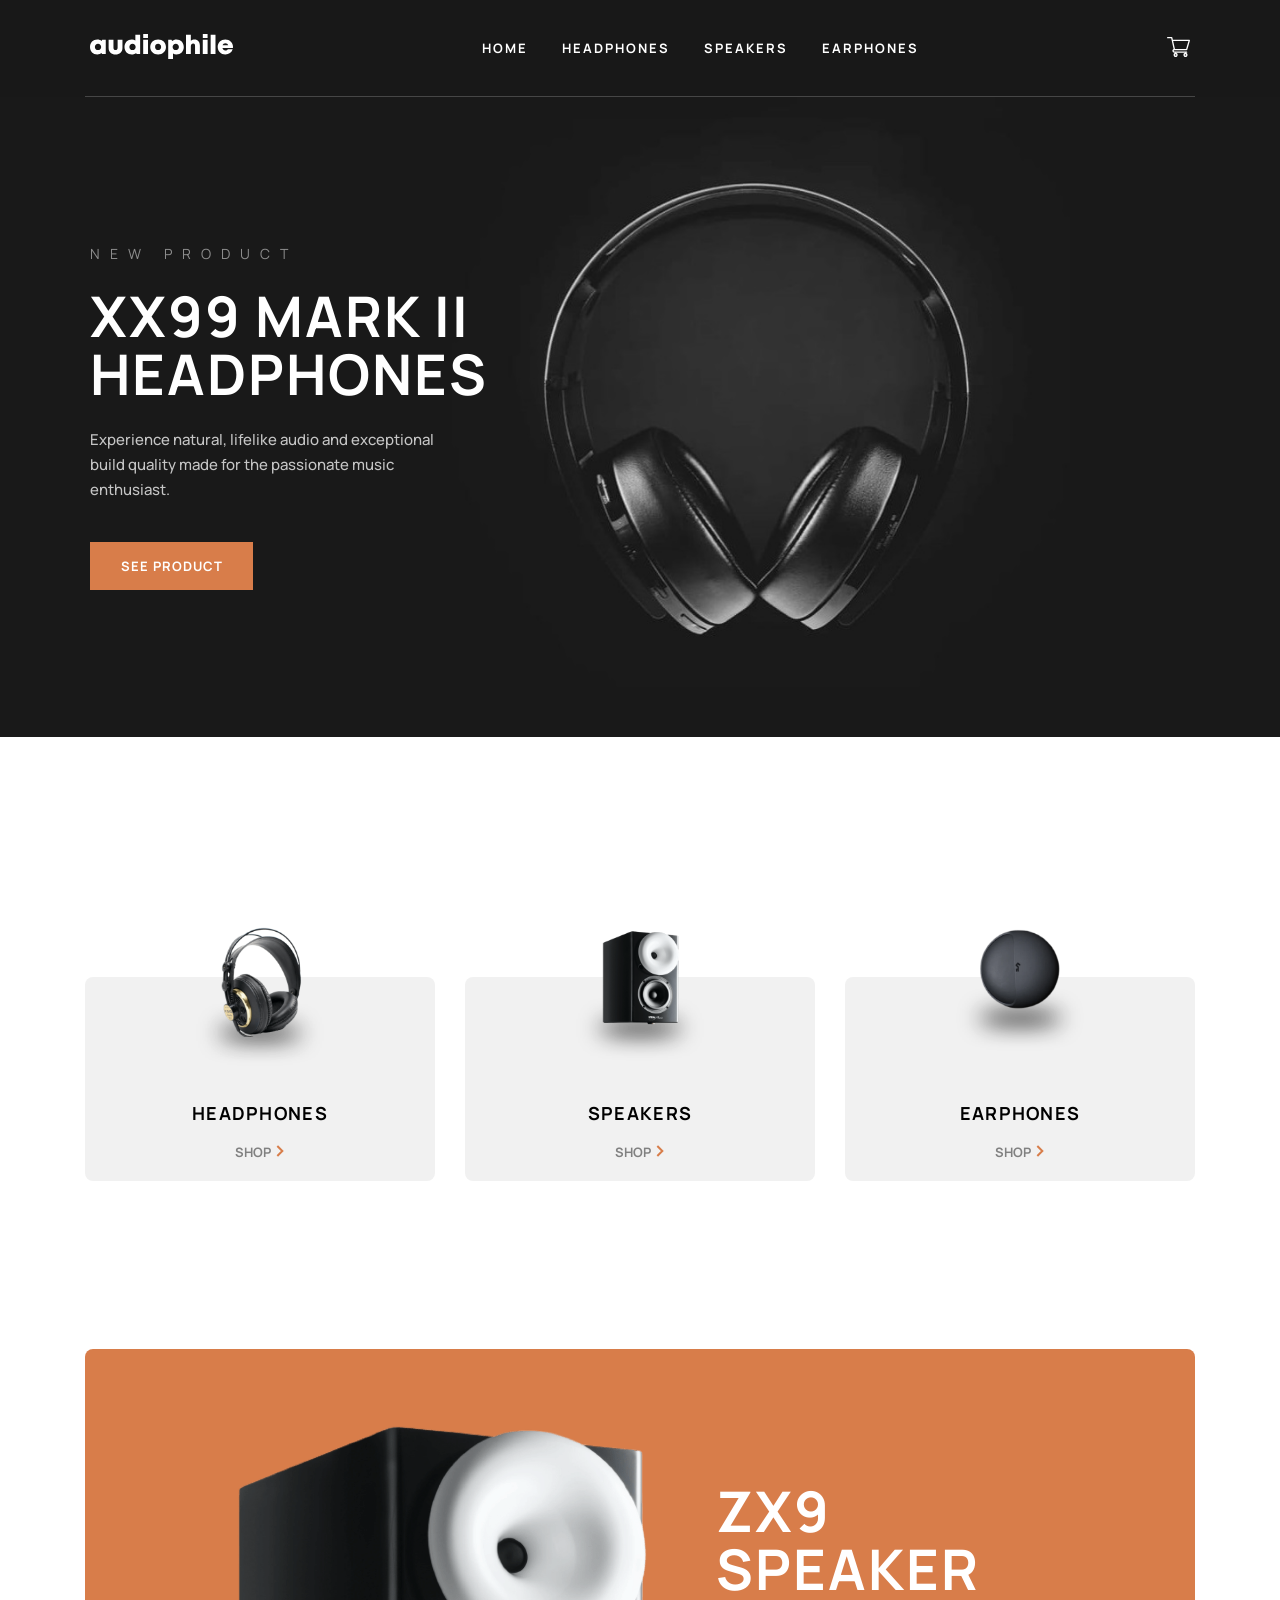
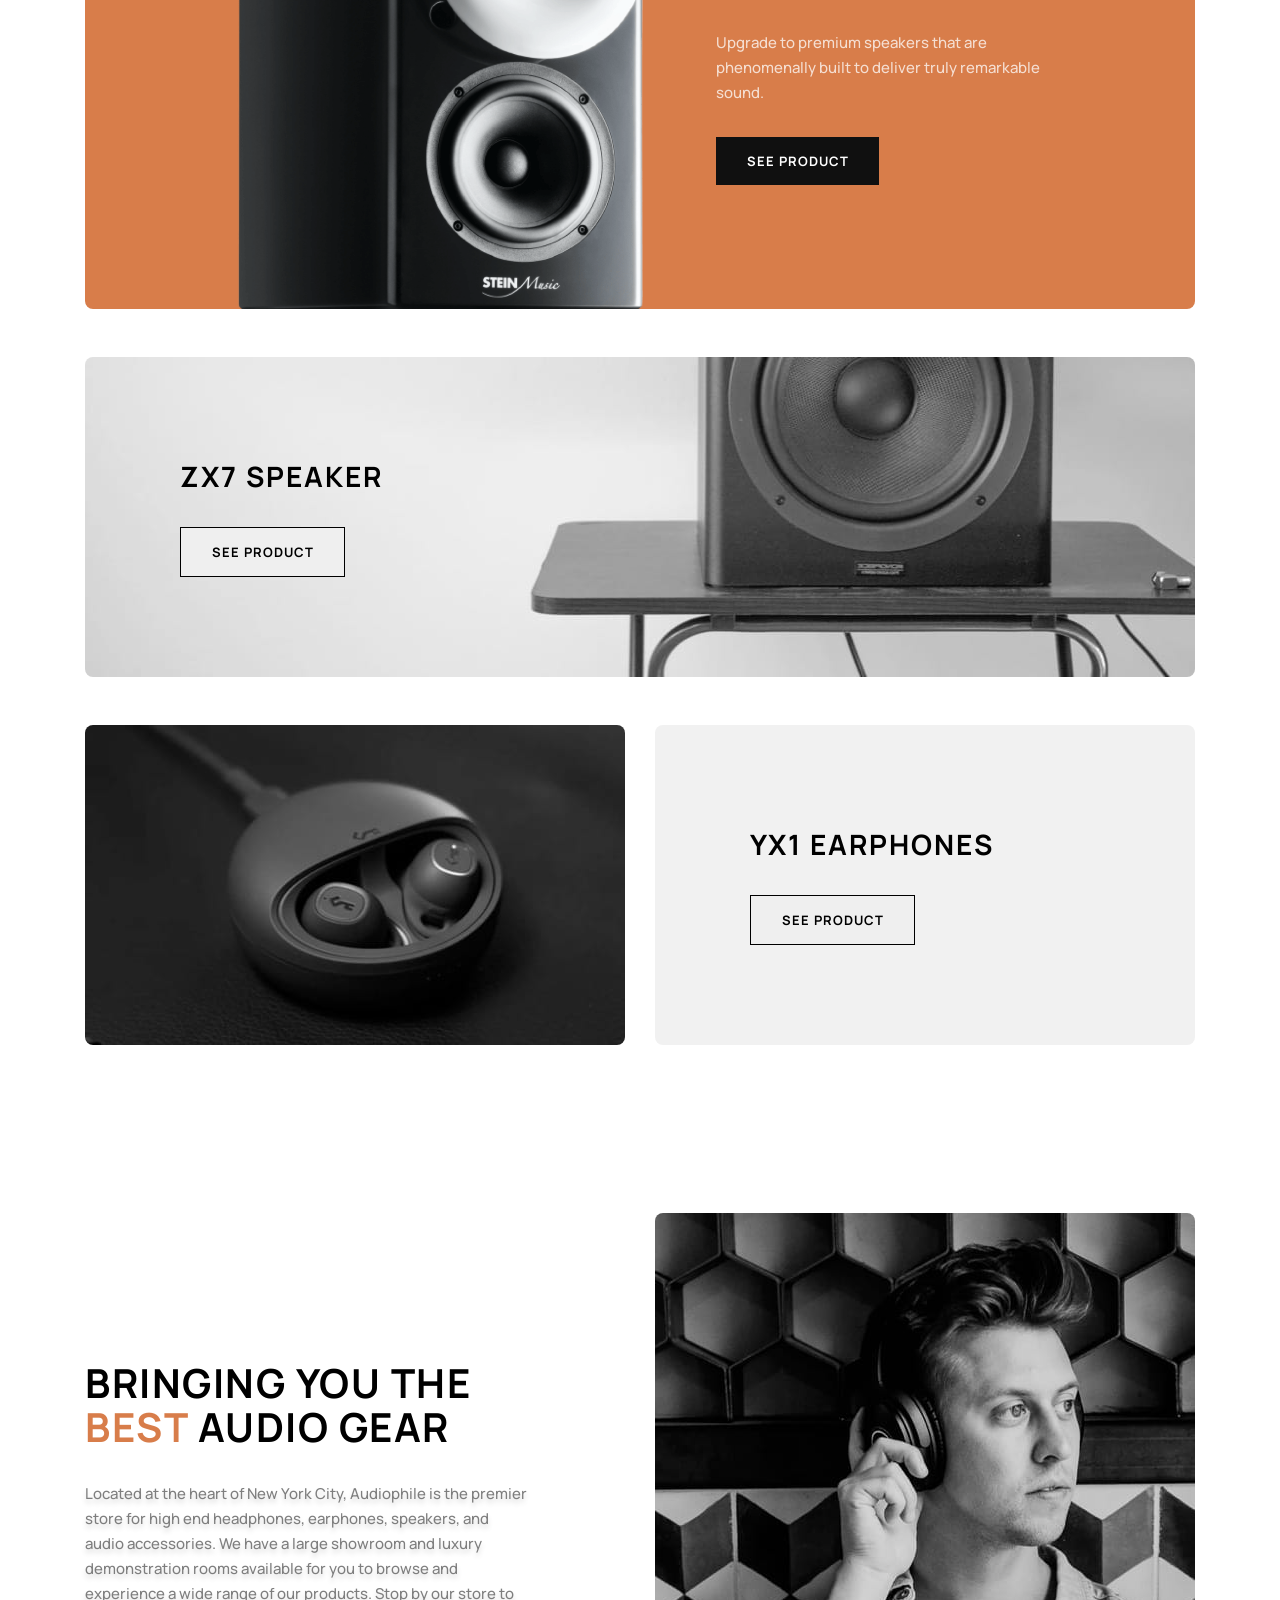
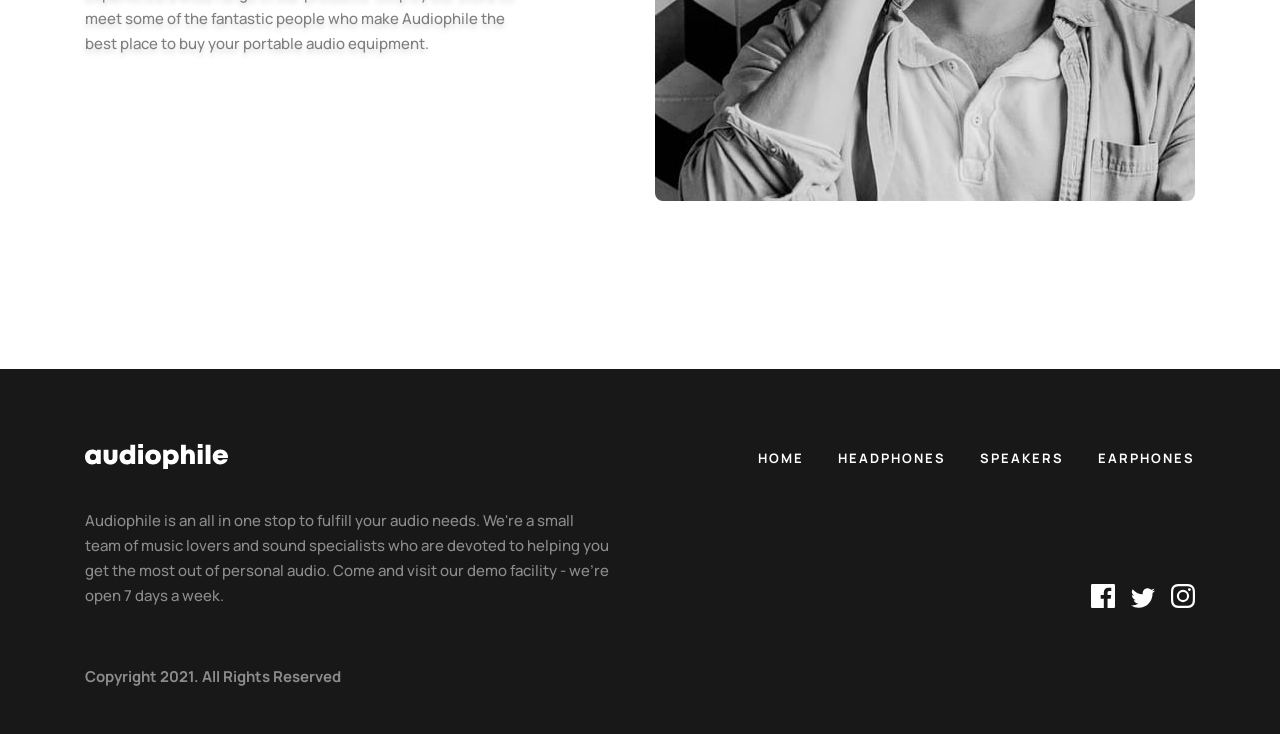
<file: index.html>
<!DOCTYPE html>
<html lang="en">
<head>
    <meta charset="UTF-8">
    <meta http-equiv="X-UA-Compatible" content="IE=edge">
    <meta name="viewport" content="width=device-width, initial-scale=1.0">
    <title>Audiophile</title>
    <link rel="stylesheet" href="/CSS/main.css">
    <script src="/script.js" defer></script>
</head>
<body>
    <div class="container" id="home-container">
        <header>
            <div id="header-container">
                <div id="nav-container">
                    <nav>
                        <div id="burger" class="burger">
                            <div class="line"></div>
                            <div class="line"></div>
                            <div class="line"></div>
                        </div>
                        <div class="audiophile-logo">
                            <img src="/assets/shared/desktop/logo.svg" alt="audiophile-logo">
                        </div>
                        <ul id="nav-ul">
                            <li id="nav-ul-home"><a href="/index.html">Home</a></li>
                            <li><a href="/SECTIONS/headphones.html">Headphones</a></li>
                            <li><a href="/SECTIONS/speakers.html">Speakers</a></li>
                            <li><a href="/SECTIONS/earphones.html">Earphones</a></li>
                        </ul>
                        <div id="cart">
                            <a href="/SECTIONS/checkout.html"><img src="/assets/shared/desktop/icon-cart.svg" alt="cart"></a>
                        </div>
                    </nav>
                    <hr>
                    <!-- <section class="section-of-products" id="section-of-products-navbar">
                        <a href="/SECTIONS/headphones.html">
                            <div class="section-products" id="section-headphones">
                                <img class="img-section" id="headphone-img-section" src="/assets/shared/desktop/image-category-thumbnail-headphones.png" alt="headphones">
                                <div class='products-section-text-wrapper'>
                                    <p class="section-name" id="section-headphones">Headphones</p>
                                    <p class="section-shop" id="shop-headphones">Shop</p>
                                </div>
                            </div>
                        </a>
                        <a href="/SECTIONS/speakers.html">
                            <div class="section-products" id="section-speakers">
                                <img class="img-section" id="speaker-img-section" src="/assets/shared/desktop/image-category-thumbnail-speakers.png" alt="speakers">
                                <div class='products-section-text-wrapper'>
                                    <p class="section-name" id="section-speakers">Speakers</p>
                                    <p class="section-shop" id="shop-speakers">Shop</p>
                                </div>
                            </div>
                        </a>
                        <a href="/SECTIONS/earphones.html">
                            <div class="section-products" id="section-earphones">
                                <img class="img-section" id="earphone-img-section" src="/assets/shared/desktop/image-category-thumbnail-earphones.png" alt="earphones">
                                <div class='products-section-text-wrapper'>
                                    <p class="section-name" id="section-earphones">Earphones</p>
                                    <p class="section-shop" id="shop-earphones">Shop</p>
                                </div>
                            </div>
                        </a>
                    </section> -->
                    <div class="section-of-products-navbar-wrapper">
                        <section class="section-of-products" id="section-of-products-navbar">
                            <a href="/SECTIONS/headphones.html">
                                <div class="section-products" id="section-headphones">
                                    <img class="img-section" id="headphone-img-section" src="/assets/shared/desktop/image-category-thumbnail-headphones.png" alt="headphones">
                                    <div class='products-section-text-wrapper'>
                                        <p class="section-name" id="section-headphones">Headphones</p>
                                        <p class="section-shop" id="shop-headphones">Shop</p>
                                    </div>
                                </div>
                            </a>
                            <a href="/SECTIONS/speakers.html">
                                <div class="section-products" id="section-speakers">
                                    <img class="img-section" id="speaker-img-section" src="/assets/shared/desktop/image-category-thumbnail-speakers.png" alt="speakers">
                                    <div class='products-section-text-wrapper'>
                                        <p class="section-name" id="section-speakers">Speakers</p>
                                        <p class="section-shop" id="shop-speakers">Shop</p>
                                    </div>
                                </div>
                            </a>
                            <a href="/SECTIONS/earphones.html">
                                <div class="section-products" id="section-earphones">
                                    <img class="img-section" id="earphone-img-section" src="/assets/shared/desktop/image-category-thumbnail-earphones.png" alt="earphones">
                                    <div class='products-section-text-wrapper'>
                                        <p class="section-name" id="section-earphones">Earphones</p>
                                        <p class="section-shop" id="shop-earphones">Shop</p>
                                    </div>
                                </div>
                            </a>
                        </section>
                    </div>
                </div>
                <div id="header-background">
                    <div id="header-section-wrapper">
                        <div id="header-section">
                            <div id="header-section-text-wrapper">
                                <p class="overline" id="header-new-product">New product</p>
                                <h1 class="heading-1" id="header-h1">XX99 Mark II Headphones</h1>
                                <p id="header-text">Experience natural, lifelike audio and exceptional build quality made for the passionate music enthusiast.</p>
                            </div>
                            <a href="/SECTIONS/product-xx99-mark-two-headphones.html"><button class="see-product-btn primary-color-btn">See product</button></a>
                        </div>
                    </div>
                </div>
            </div>
        </header>
        <main>
            <div class="home-main-container">
                <section class="section-of-products">
                    <a href="/SECTIONS/headphones.html">
                        <div class="section-products" id="section-headphones">
                            <img class="img-section" id="headphone-img-section" src="/assets/shared/desktop/image-category-thumbnail-headphones.png" alt="headphones">
                            <div class='products-section-text-wrapper'>
                                <p class="section-name" id="section-headphones">Headphones</p>
                                <p class="section-shop" id="shop-headphones">Shop</p>
                            </div>
                        </div>
                    </a>
                    <a href="/SECTIONS/speakers.html">
                        <div class="section-products" id="section-speakers">
                            <img class="img-section" id="speaker-img-section" src="/assets/shared/desktop/image-category-thumbnail-speakers.png" alt="speakers">
                            <div class='products-section-text-wrapper'>
                                <p class="section-name" id="section-speakers">Speakers</p>
                                <p class="section-shop" id="shop-speakers">Shop</p>
                            </div>
                        </div>
                    </a>
                    <a href="/SECTIONS/earphones.html">
                        <div class="section-products" id="section-earphones">
                            <img class="img-section" id="earphone-img-section" src="/assets/shared/desktop/image-category-thumbnail-earphones.png" alt="earphones">
                            <div class='products-section-text-wrapper'>
                                <p class="section-name" id="section-earphones">Earphones</p>
                                <p class="section-shop" id="shop-earphones">Shop</p>
                            </div>
                        </div>
                    </a>
                </section>
                <section>
                    <div id="items-main-container">
                        <div id="main-container1">
                            <div id="main-img-div">
                                <picture>
                                    <source media="(max-width:375px)" srcset="/assets/home/mobile/image-speaker-zx9.png">
                                    <source media="(max-width:768px)" srcset="/assets/home/tablet/image-speaker-zx9.png">
                                    <img id="main-speaker" src="/assets/home/desktop/image-speaker-zx9.png" alt="speaker">
                                </picture>
                            </div>
                            <div id="main-text-div">
                                <h2 class="heading-1">ZX9<br>speaker</h2>
                                <p>Upgrade to premium speakers that are phenomenally built to deliver truly remarkable sound.</p>
                                <a href="/SECTIONS/product-zx9-speaker.html"><button class="see-product-btn secondary-color-btn" id="main1-button">See product</button></a>
                            </div>
                        </div>
                        <div id="main-container2">
                            <div id="main2-text-div">
                                <h4 class="heading-4">ZX7 speaker</h4>
                                <a href="/SECTIONS/product-zx7-speaker.html"><button class="see-product-btn gray-color-btn" id="main2-button">See product</button></a>
                            </div>
                        </div>
                        <div id="main-container3">
                            <div id="main3-div1">
                                <picture>
                                    <source media="(max-width:375px)" srcset="/assets/home/mobile/image-earphones-yx1.jpg">
                                    <source media="(max-width:768px)" srcset="/assets/home/tablet/image-earphones-yx1.jpg">
                                    <img src="/assets/home/desktop/image-earphones-yx1.jpg" alt="earphones-yx1">
                                </picture>
                            </div>
                            <div id="main3-div2">
                                <div id="main3-div2-items-wrapper">
                                    <h4 class="heading-4">YX1 earphones</h4>
                                    <a href="/SECTIONS/product-earphones.html"><button class="see-product-btn gray-color-btn" id="main3-button">See product</button></a>
                                </div>
                            </div>
                        </div>
                    </div>
                </section>
            </div>
        </main>
        <section>
            <div class="product-section-category" id="guy-wrapper">
                <div class="product-section-category-text" id="guy-text">
                    <h2 class="heading-2">Bringing you the <span id="best">best</span> audio gear</h2>
                    <p class="p-text">Located at the heart of New York City, Audiophile is the premier store for high end headphones, earphones, speakers, and audio accessories. We have a large showroom and luxury demonstration rooms available for you to browse and experience a wide range of our products. Stop by our store to meet some of the fantastic people who make Audiophile the best place to buy your portable audio equipment.</p>
                </div>
                <div class="product-section-category-img guy-img">
                    <picture>
                        <source media="(max-width:375px)" srcset="/assets/shared/mobile/image-best-gear.jpg" alt="guy">
                        <source media="(max-width:768px)" srcset="/assets/shared/tablet/image-best-gear.jpg" alt="guy">
                        <img src="/assets/shared/desktop/image-best-gear.jpg" alt="guy">
                    </picture>
                </div>
            </div>
        </section>
        <footer>
            <div id="footer-container">
                <div id="footer-div1">
                    <div class="audiophile-logo">
                        <img src="/assets/shared/desktop/logo.svg" alt="audiophile-logo">
                    </div>
                    <ul>
                        <li id="nav-ul-home"><a href="/index.html">Home</a></li>
                        <li><a href="/SECTIONS/headphones.html">Headphones</a></li>
                        <li><a href="/SECTIONS/speakers.html">Speakers</a></li>
                        <li><a href="/SECTIONS/earphones.html">Earphones</a></li>
                    </ul>
                </div>
                <div id="footer-div2">
                    <div id="footer-text-and-imgs-wrapper-wrapper">
                        <div id="footer-text-and-imgs-wrapper">
                            <p id="footer-text">Audiophile is an all in one stop to fulfill your audio needs. We're a small team of music lovers and sound specialists who are devoted to helping you get the most out of personal audio. Come and visit our demo facility - we’re open 7 days a week.</p>
                            <div id="footer-imgs">
                                <img src="/assets/shared/desktop/icon-facebook.svg" alt="facebook logo">
                                <img src="/assets/shared/desktop/icon-twitter.svg" alt="twitter logo">
                                <img src="/assets/shared/desktop/icon-instagram.svg" alt="instagram logo">
                            </div>
                            <p id="footer-copyright">Copyright 2021. All Rights Reserved</p>
                        </div>
                    </div>
                </div>
            </div>
        </footer> 
    </div>
</body>
</html>
</file>
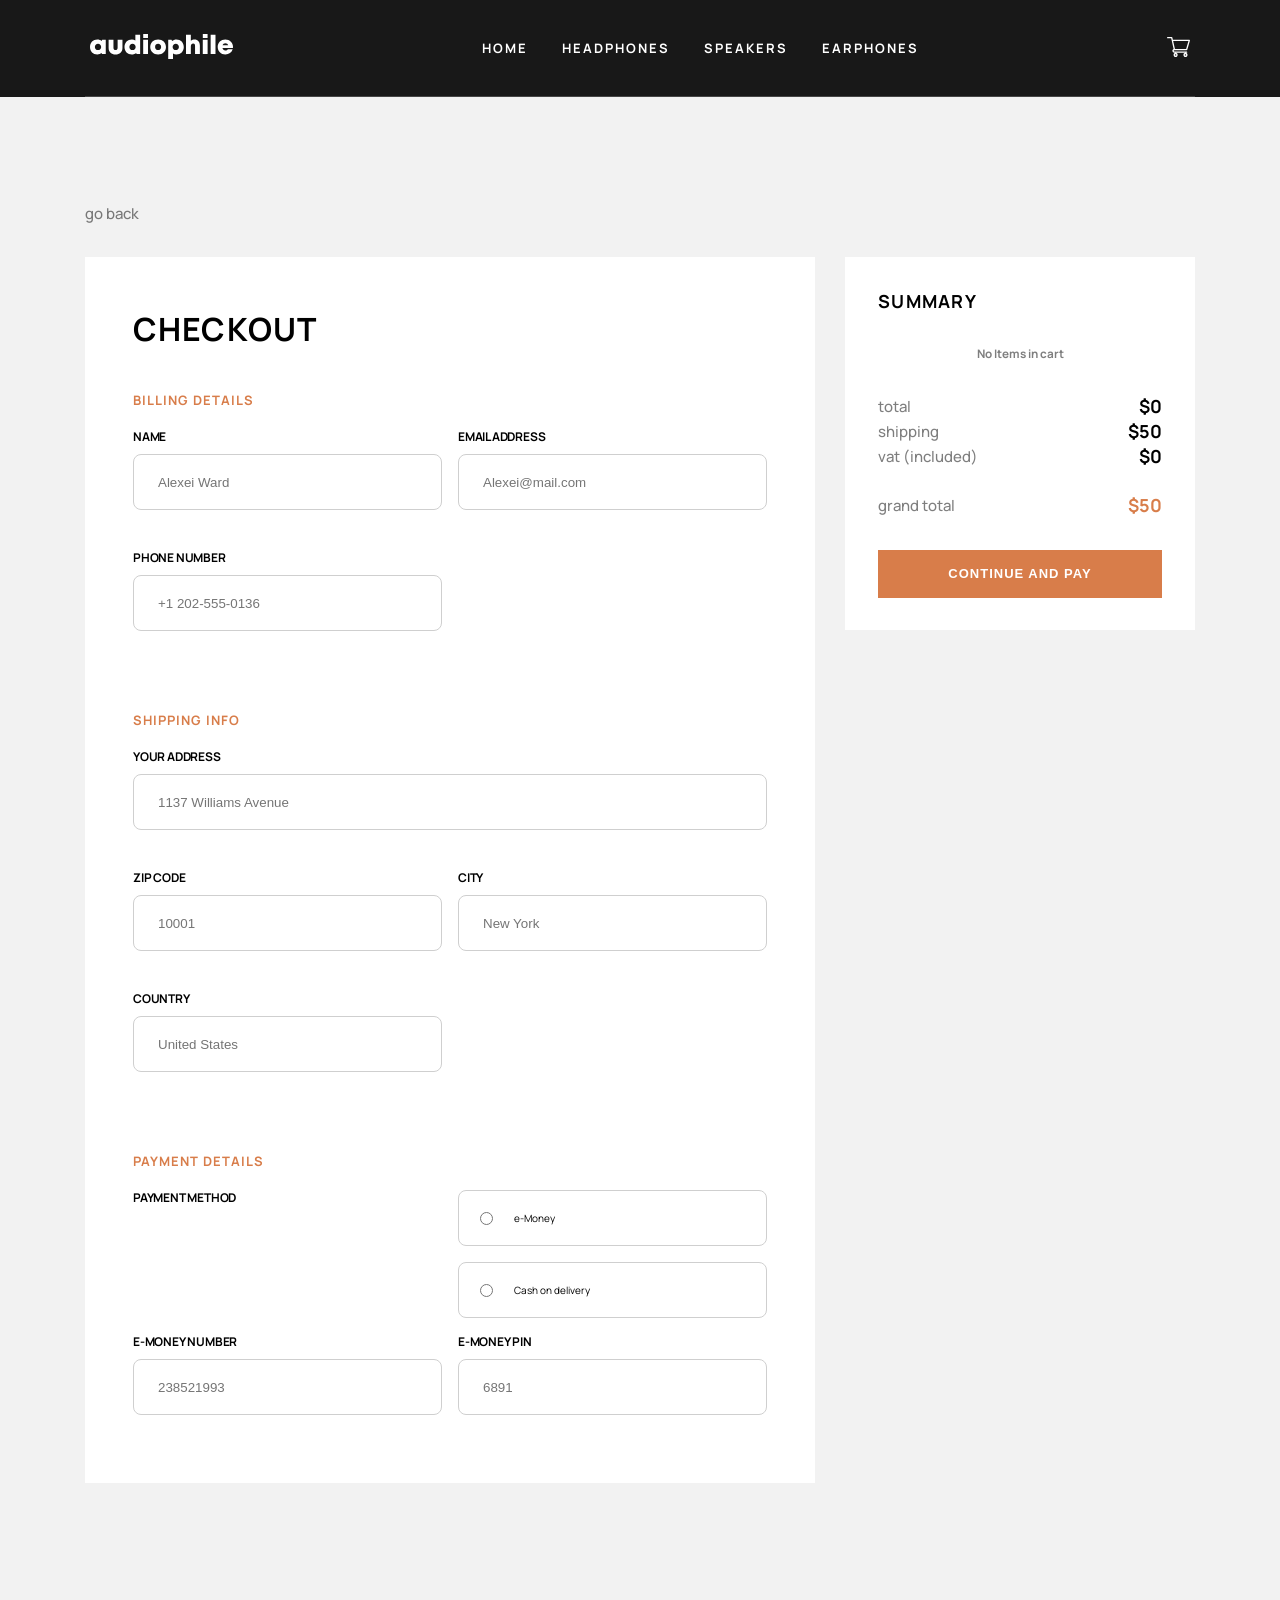
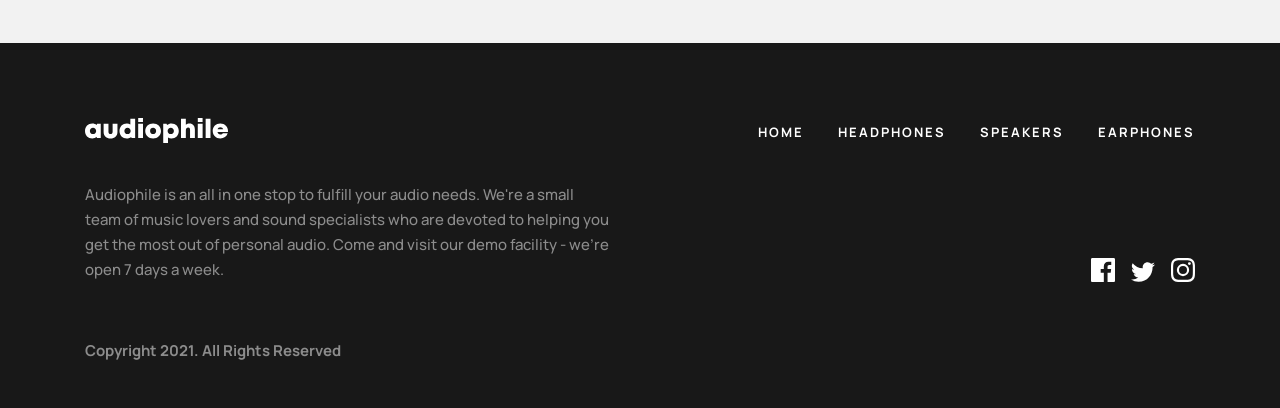
<file: SECTIONS/checkout.html>
<!DOCTYPE html>
<html lang="en">
<head>
    <meta charset="UTF-8">
    <meta http-equiv="X-UA-Compatible" content="IE=edge">
    <meta name="viewport" content="width=device-width, initial-scale=1.0">
    <title>Document</title>
    <link rel="stylesheet" href="/CSS/main.css">
</head>
<body id="checkout-body">
    <div class="container" id="checkout-container">
        <header>
            <div id="header-container">
                <div id="nav-container">
                    <nav>
                        <div class="burger">
                            <div class="line"></div>
                            <div class="line"></div>
                            <div class="line"></div>
                        </div>
                        <div class="audiophile-logo">
                            <img src="/assets/shared/desktop/logo.svg" alt="audiophile-logo">
                        </div>
                        <ul id="nav-ul">
                            <li id="nav-ul-home"><a href="/index.html">Home</a></li>
                            <li><a href="/SECTIONS/headphones.html">Headphones</a></li>
                            <li><a href="/SECTIONS/speakers.html">Speakers</a></li>
                            <li><a href="/SECTIONS/earphones.html">Earphones</a></li>
                        </ul>
                        <div id="cart">
                            <a href="/SECTIONS/checkout.html"><img src="/assets/shared/desktop/icon-cart.svg" alt="cart"></a>
                        </div>
                    </nav>
                    <hr>
                </div>
            </div>
        </header>
        <main class="main-products-categories" id="checkout-main-section">
            <div class="go-back-container">
                <a class="go-back" href="">go back</a>
            </div>
            <form class="checkout-and-summary-form">
                <div class="checkout-section">
                    <h3 class="heading-3">Checkout </h3>
                    <div class="all-inputs-wrapper">
                        <div class="billing-details">
                            <h4 class="sub-title">Billing details</h4>
                            <div class="inputs-wrapper" id="billing-details-inputs-wrapper">
                                <div class="each-input-wrapper">
                                    <label class="input-name" for="name">Name</label><br>
                                    <input class="input-class" id="name" type="text" placeholder="Alexei Ward">
                                </div>
                                <div class="each-input-wrapper">
                                    <label class="input-name" for="email-address">Email address</label><br>
                                    <input class="input-class" id="email-address" type="text" placeholder="Alexei@mail.com">
                                </div>
                                <div class="each-input-wrapper">
                                    <label class="input-name" for="phone-number">Phone number</label><br>
                                    <input class="input-class" id="phone-number" type="text" placeholder="+1 202-555-0136">
                                </div>
                            </div>
                        </div>
                        <div class="shipping-info">
                            <h4 class="sub-title">Shipping info</h4>
                            <div class="inputs-wrapper" id="shipping-info-inputs-wrapper">
                                <div class="each-input-wrapper" id="your-address-wrapper">
                                    <label class="input-name" for="your-address">Your Address</label><br>
                                    <input class="input-class" id="your-address" type="text" placeholder="1137 Williams Avenue">
                                </div>
                                <div class="each-input-wrapper" id="zip-code-wrapper">
                                    <label class="input-name" for="zip-code">ZIP code</label><br>
                                    <input class="input-class" id="zip-code" type="text" placeholder="10001">
                                </div>
                                <div class="each-input-wrapper" id="city-wrapper">
                                    <label class="input-name" for="city">City</label><br>
                                    <input class="input-class" id="city" type="text" placeholder="New York">
                                </div>
                                <div class="each-input-wrapper" id="country-wrapper">
                                    <label class="input-name" for="country">Country</label><br>
                                    <input class="input-class" id="country" type="text" placeholder="United States">
                                </div>
                            </div>
                        </div>
                        <div class="payment-details">
                            <h4 class="sub-title">Payment details</h4>
                            <div class="inputs-wrapper" id="payment-details-inputs-wrapper">
                                <div id="Payment method-wrapper">
                                    <h5 class="input-name">Payment method</h5>
                                </div>
                                <div class="radio-button-wrapper" id="e-money-wrapper">
                                    <input class="input-class" id="e-money" type="radio" name="e-Money" value="e-Money">
                                    <label for="e-money">e-Money</label>
                                </div>
                                <div class="radio-button-wrapper" id="cash-on-delivery-wrapper">
                                    <input class="input-class" id="cash-on-delivery" type="radio" name="Cash on delivery"value="Cash on delivery">
                                    <label for="cash-on-delivery">Cash on delivery</label>
                                </div>
                                <div class="each-input-wrapper" id="e-money-number-wrapper">
                                    <label class="input-name" for="e-money-number">e-Money number</label><br>
                                    <input class="input-class" id="e-money-number" type="text" placeholder="238521993">
                                </div>
                                <div class="each-input-wrapper" id="e-money-pin-wrapper">
                                    <label class="input-name" for="e-money-pin">e-money PIN</label><br>
                                    <input class="input-class" id="e-money-pin" type="text" placeholder="6891">
                                </div>
                            </div>
                        </div>
                    </div>
                </div>
                <div class="summary-section">
                    <h2>summary</h2>
                    <h3>No Items in cart</h3>
                    <div id="total-shipping-vat-grand-wrapper">
                        <div id="total-shipping-vat-wrapper">
                            <div class="properties" id="total">
                                <h4 class="property">total</h4>
                                <h4 class="value" id="total-value">0</h4>
                            </div>
                            <div class="properties" id="shipping">
                                <h4 class="property">shipping</h4>
                                <h4 class="value" id="shipping-value">50</h4>
                            </div>
                            <div class="properties" id="vat">
                                <h4 class="property">vat (included)</h4>
                                <h4 class="value" id="vat-value">0</h4>
                            </div>
                        </div>
                        <div class="properties">
                            <h4 class="property">grand total</h4>
                            <h4 class="value" id="grand-value">50</h4>
                        </div>
                    </div>
                    <button id="continue-and-pay">continue and pay</button>
                </div>
            </form>
        </main>
        <footer>
            <div id="footer-container">
                <div id="footer-div1">
                    <div class="audiophile-logo">
                        <img src="/assets/shared/desktop/logo.svg" alt="audiophile-logo">
                    </div>
                    <ul>
                        <li id="nav-ul-home"><a href="/index.html">Home</a></li>
                        <li><a href="/SECTIONS/headphones.html">Headphones</a></li>
                        <li><a href="/SECTIONS/speakers.html">Speakers</a></li>
                        <li><a href="/SECTIONS/earphones.html">Earphones</a></li>
                    </ul>
                </div>
                <div id="footer-div2">
                    <div id="footer-text-and-imgs-wrapper-wrapper">
                        <div id="footer-text-and-imgs-wrapper">
                            <p id="footer-text">Audiophile is an all in one stop to fulfill your audio needs. We're a small team of music lovers and sound specialists who are devoted to helping you get the most out of personal audio. Come and visit our demo facility - we’re open 7 days a week.</p>
                            <div id="footer-imgs">
                                <img src="/assets/shared/desktop/icon-facebook.svg" alt="facebook logo">
                                <img src="/assets/shared/desktop/icon-twitter.svg" alt="twitter logo">
                                <img src="/assets/shared/desktop/icon-instagram.svg" alt="instagram logo">
                            </div>
                            <p id="footer-copyright">Copyright 2021. All Rights Reserved</p>
                        </div>
                    </div>
                </div>
            </div>
        </footer>
    </div>
</body>
</html>
</file>
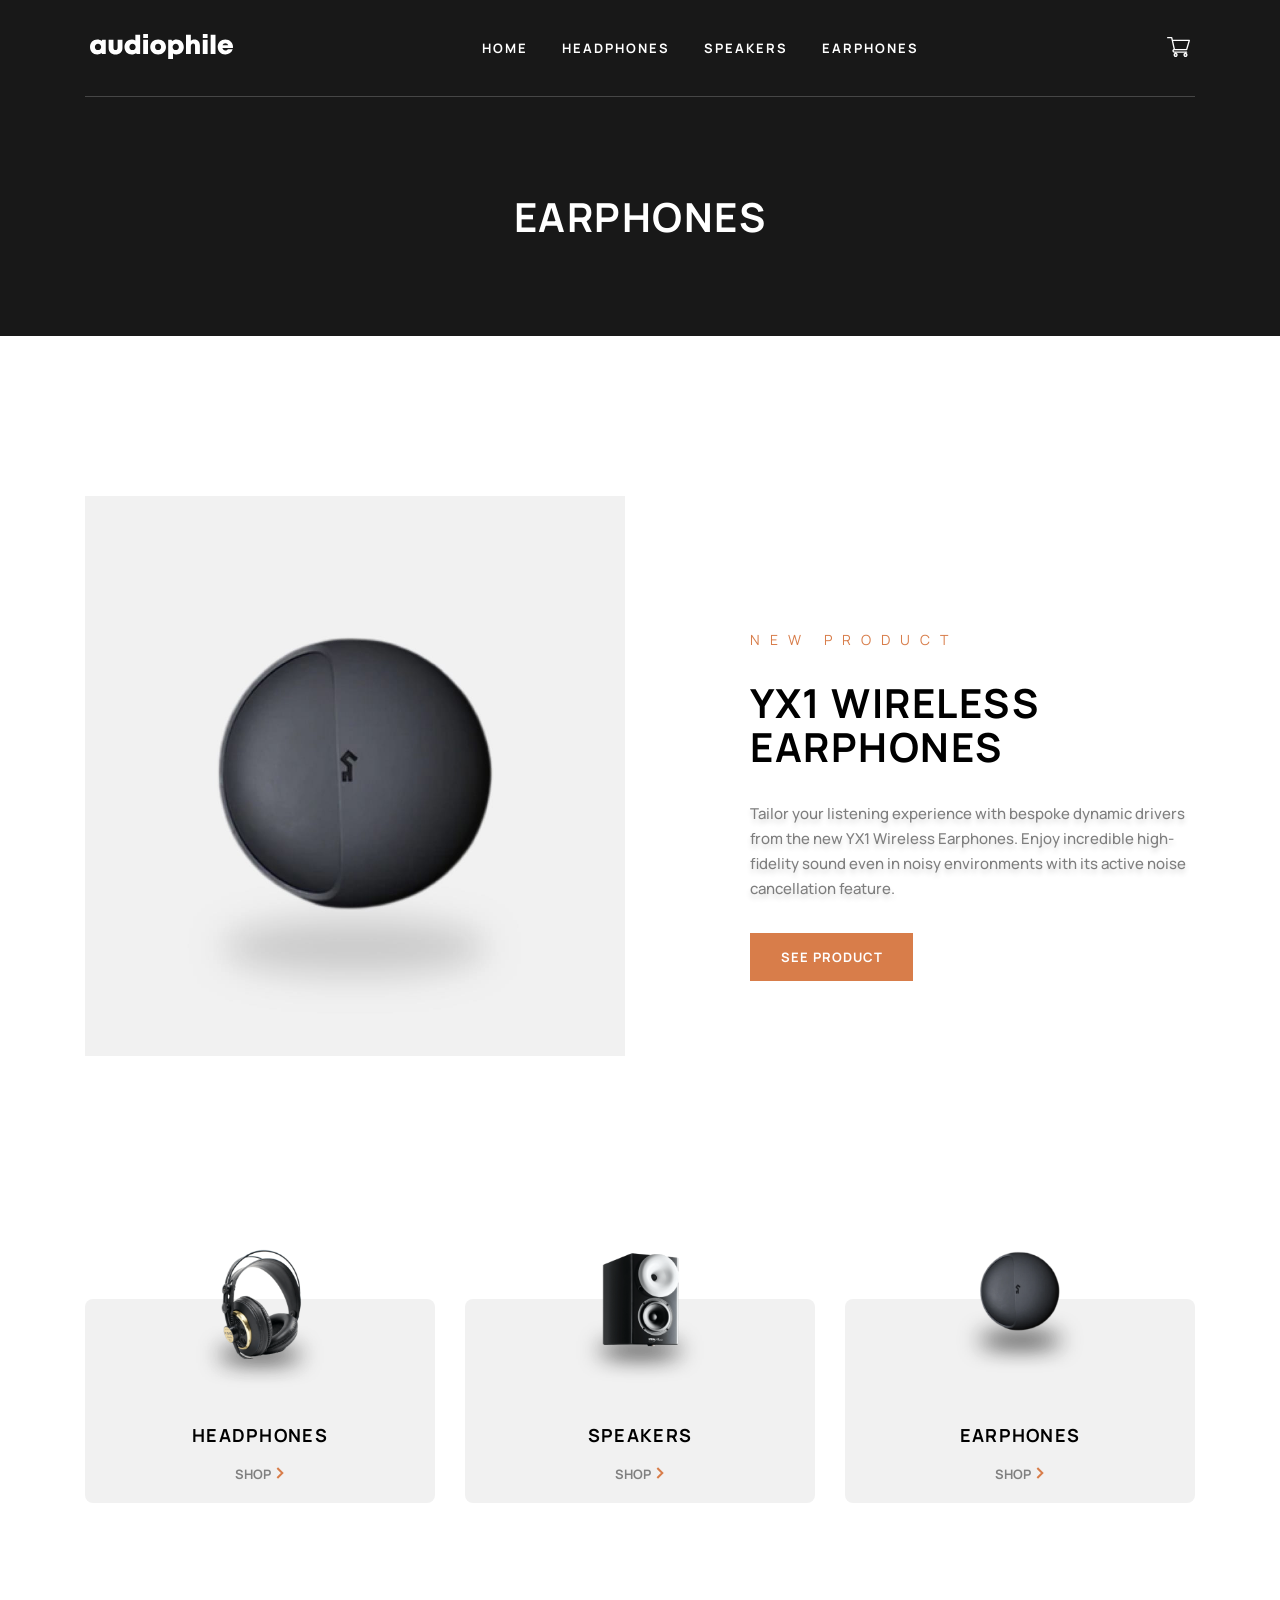
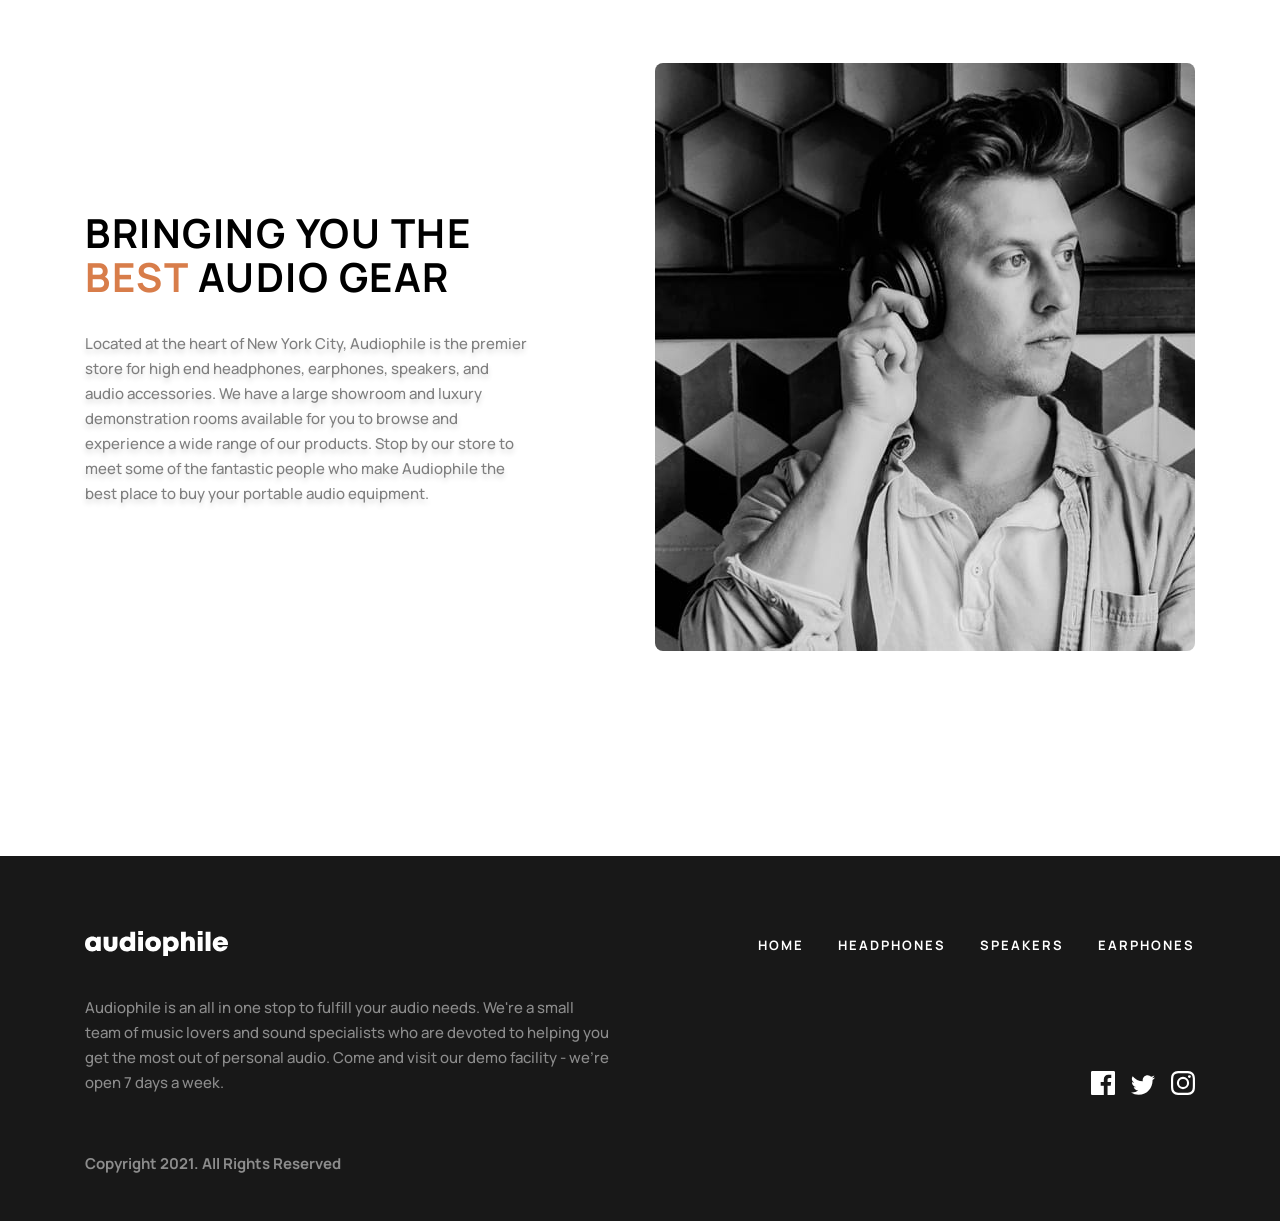
<file: SECTIONS/earphones.html>
<!DOCTYPE html>
<html lang="en">
<head>
    <meta charset="UTF-8">
    <meta http-equiv="X-UA-Compatible" content="IE=edge">
    <meta name="viewport" content="width=device-width, initial-scale=1.0">
    <title>Document</title>
    <link rel="stylesheet" href="/CSS/main.css">
</head>
<body>
    <div class="headphones-speakers-earphones-container" id="headphones-container">
        <header>
            <div id="header-container">
                <div id="nav-container">
                    <nav>
                        <div class="burger">
                            <div class="line"></div>
                            <div class="line"></div>
                            <div class="line"></div>
                        </div>
                        <div class="audiophile-logo">
                            <img src="/assets/shared/desktop/logo.svg" alt="audiophile-logo">
                        </div>
                        <ul id="nav-ul">
                            <li id="nav-ul-home"><a href="/index.html">Home</a></li>
                            <li><a href="/SECTIONS/headphones.html">Headphones</a></li>
                            <li><a href="/SECTIONS/speakers.html">Speakers</a></li>
                            <li><a href="/SECTIONS/earphones.html">Earphones</a></li>
                        </ul>
                        <div id="cart">
                            <a href="/SECTIONS/checkout.html"><img src="/assets/shared/desktop/icon-cart.svg" alt="cart"></a>
                        </div>
                    </nav>
                    <hr>
                </div>
                <div class="header-background">
                    <h2 class="heading-2">earphones</h2>
                </div>
            </div>
        </header>
        <main class="main-products-categories">
            <div class="product-section-category" id="earphones-main1">
                <picture>
                    <source media="(max-width:375px)" srcset="/assets/product-yx1-earphones/mobile/image-category-page-preview.jpg">
                    <source media="(max-width:768px)" srcset="/assets/product-yx1-earphones/tablet/image-category-page-preview.jpg">
                    <img class="speakers-images-category" id="speakers-zx9-main1-img" src="/assets/product-yx1-earphones/desktop/image-category-page-preview.jpg">
                </picture>
                <div class="product-section-category-text" id="speakers-zx9-main1-text">
                    <p class="overline">New product</p>
                    <h2 class="heading-2">YX1 wireless <br> earphones</h2>
                    <p class="p-text">Tailor your listening experience with bespoke dynamic drivers from the new YX1 Wireless Earphones. Enjoy incredible high-fidelity sound even in noisy environments with its active noise cancellation feature.</p>
                    <a href="/SECTIONS/product-earphones.html"><button class="see-product-btn primary-color-btn">See product</button></a>
                </div>
            </div>
        </main>
        <section class="section-of-products">
            <a href="/SECTIONS/headphones.html">
                <div class="section-products" id="section-headphones">
                    <img class="img-section" id="headphone-img-section" src="/assets/shared/desktop/image-category-thumbnail-headphones.png" alt="headphones">
                    <div class='products-section-text-wrapper'>
                        <p class="section-name" id="section-headphones">Headphones</p>
                        <p class="section-shop" id="shop-headphones">Shop</p>
                    </div>
                </div>
            </a>
            <a href="/SECTIONS/speakers.html">
                <div class="section-products" id="section-speakers">
                    <img class="img-section" id="speaker-img-section" src="/assets/shared/desktop/image-category-thumbnail-speakers.png" alt="speakers">
                    <div class='products-section-text-wrapper'>
                        <p class="section-name" id="section-speakers">Speakers</p>
                        <p class="section-shop" id="shop-speakers">Shop</p>
                    </div>
                </div>
            </a>
            <a href="/SECTIONS/earphones.html">
                <div class="section-products" id="section-earphones">
                    <img class="img-section" id="earphone-img-section" src="/assets/shared/desktop/image-category-thumbnail-earphones.png" alt="earphones">
                    <div class='products-section-text-wrapper'>
                        <p class="section-name" id="section-earphones">Earphones</p>
                        <p class="section-shop" id="shop-earphones">Shop</p>
                    </div>
                </div>
            </a>
        </section>
        <section>
            <div class="product-section-category" id="guy-wrapper">
                <div class="product-section-category-text" id="guy-text">
                    <h2 class="heading-2">Bringing you the <span id="best">best</span> audio gear</h2>
                    <p class="p-text">Located at the heart of New York City, Audiophile is the premier store for high end headphones, earphones, speakers, and audio accessories. We have a large showroom and luxury demonstration rooms available for you to browse and experience a wide range of our products. Stop by our store to meet some of the fantastic people who make Audiophile the best place to buy your portable audio equipment.</p>
                </div>
                <div class="product-section-category-img guy-img">
                    <picture>
                        <source media="(max-width:375px)" srcset="/assets/shared/mobile/image-best-gear.jpg" alt="guy">
                        <source media="(max-width:768px)" srcset="/assets/shared/tablet/image-best-gear.jpg" alt="guy">
                        <img src="/assets/shared/desktop/image-best-gear.jpg" alt="guy">
                    </picture>
                </div>
            </div>
        </section>
        <footer>
            <div id="footer-container">
                <div id="footer-div1">
                    <div class="audiophile-logo">
                        <img src="/assets/shared/desktop/logo.svg" alt="audiophile-logo">
                    </div>
                    <ul>
                        <li id="nav-ul-home"><a href="/index.html">Home</a></li>
                        <li><a href="/SECTIONS/headphones.html">Headphones</a></li>
                        <li><a href="/SECTIONS/speakers.html">Speakers</a></li>
                        <li><a href="/SECTIONS/earphones.html">Earphones</a></li>
                    </ul>
                </div>
                <div id="footer-div2">
                    <div id="footer-text-and-imgs-wrapper-wrapper">
                        <div id="footer-text-and-imgs-wrapper">
                            <p id="footer-text">Audiophile is an all in one stop to fulfill your audio needs. We're a small team of music lovers and sound specialists who are devoted to helping you get the most out of personal audio. Come and visit our demo facility - we’re open 7 days a week.</p>
                            <div id="footer-imgs">
                                <img src="/assets/shared/desktop/icon-facebook.svg" alt="facebook logo">
                                <img src="/assets/shared/desktop/icon-twitter.svg" alt="twitter logo">
                                <img src="/assets/shared/desktop/icon-instagram.svg" alt="instagram logo">
                            </div>
                            <p id="footer-copyright">Copyright 2021. All Rights Reserved</p>
                        </div>
                    </div>
                </div>
            </div>
        </footer> 
    </div>
</body>
</html>
</file>
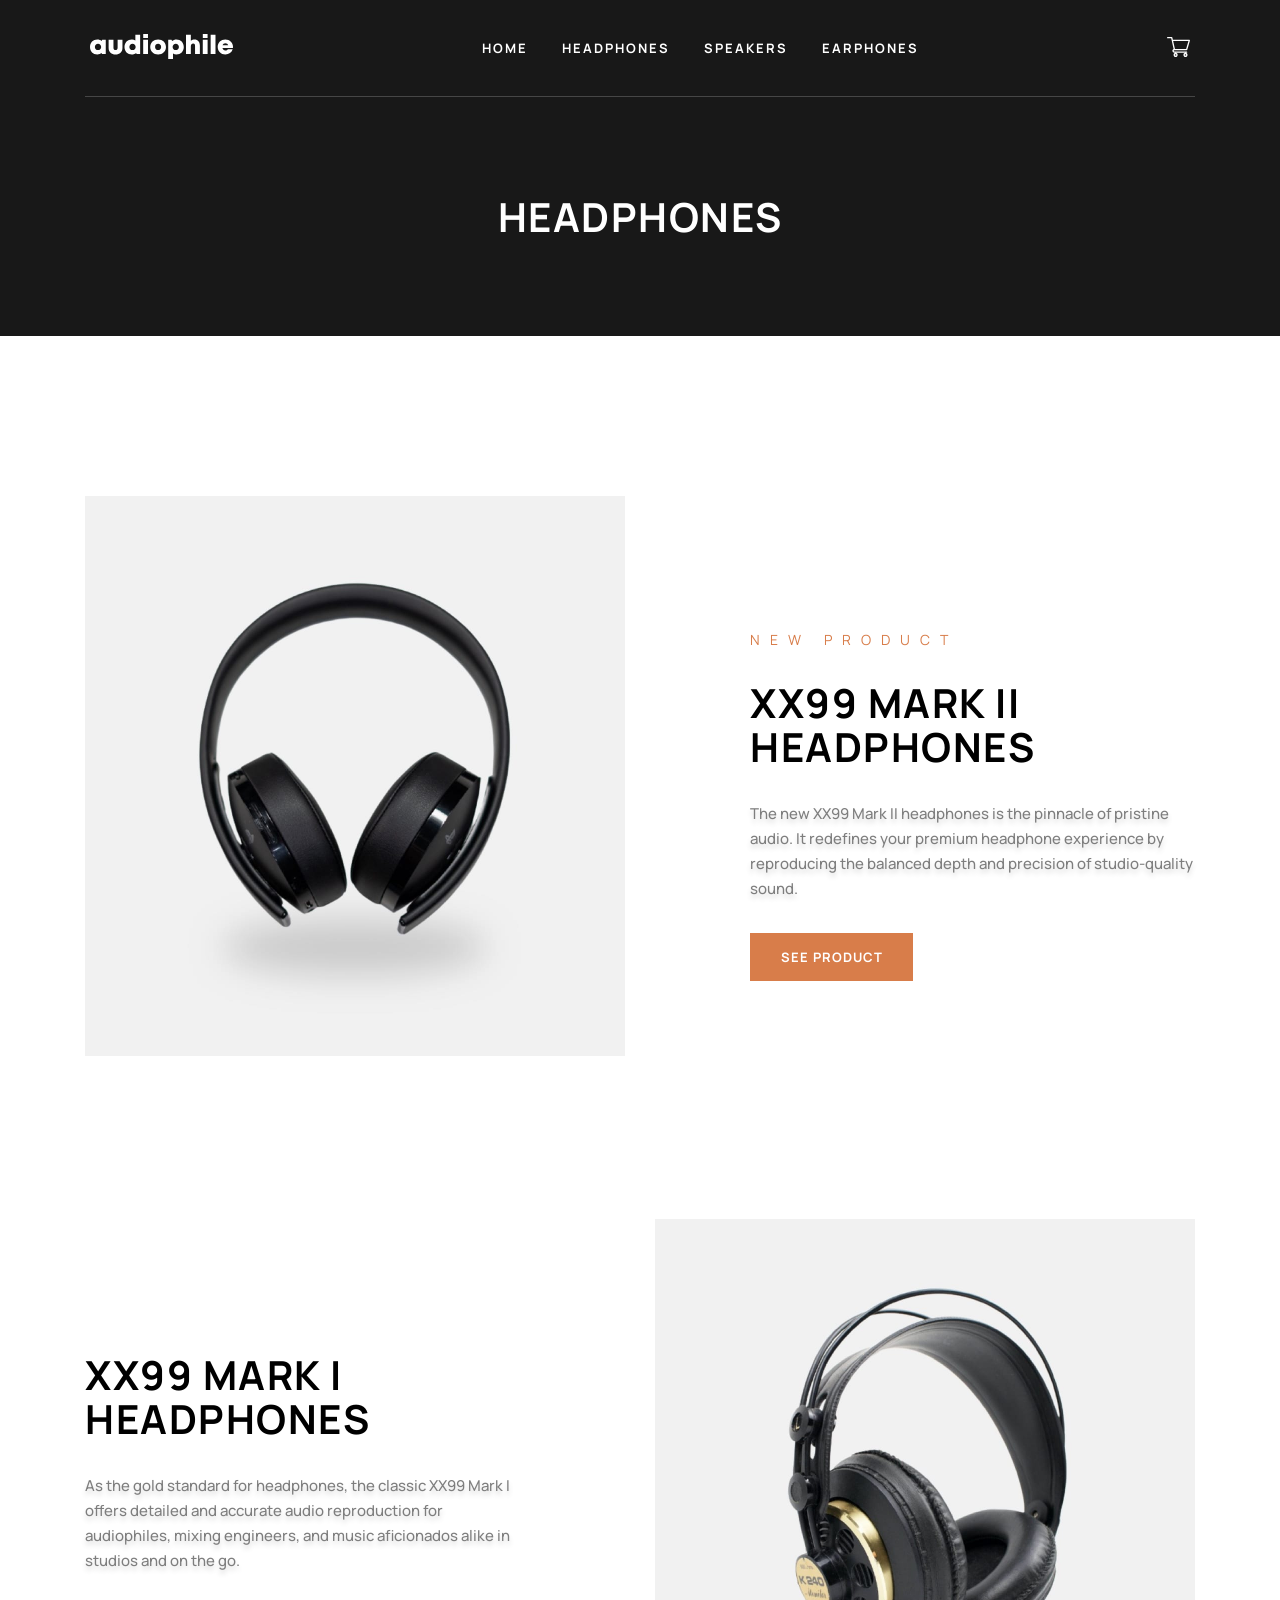
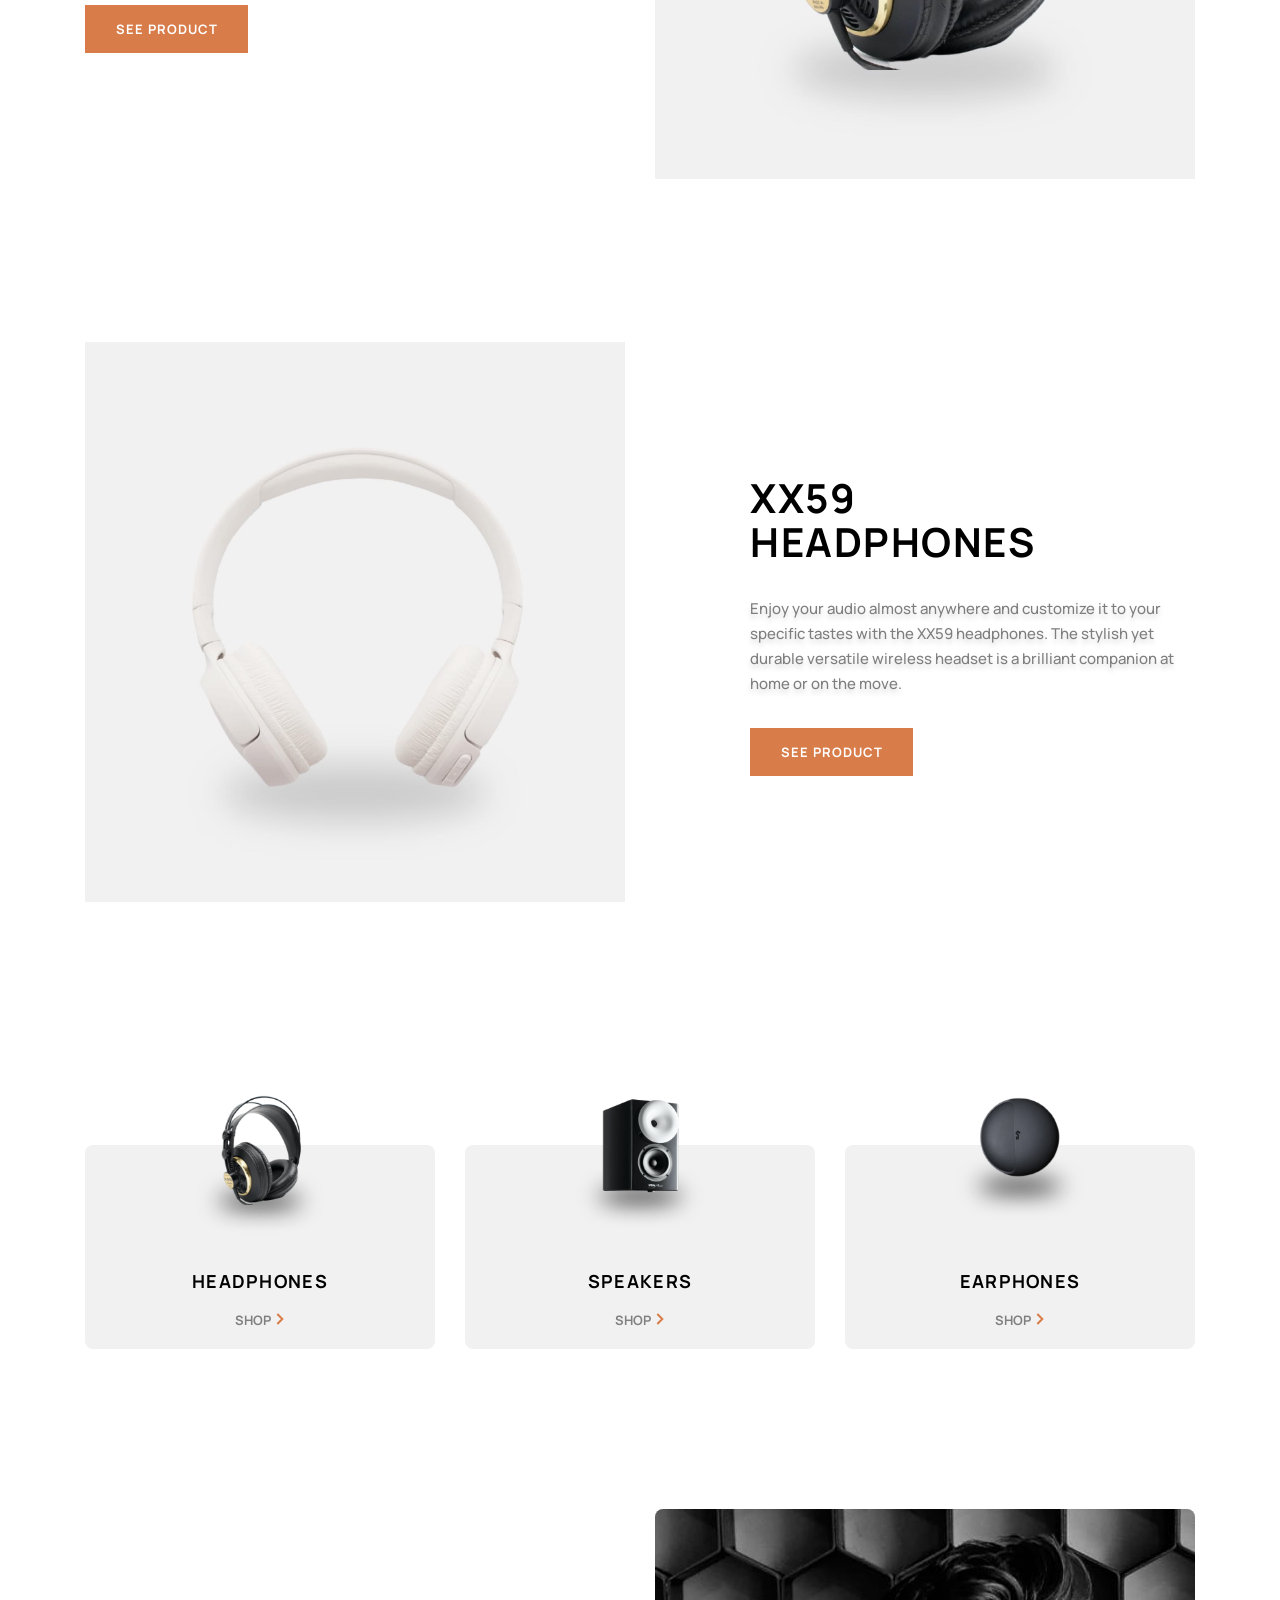
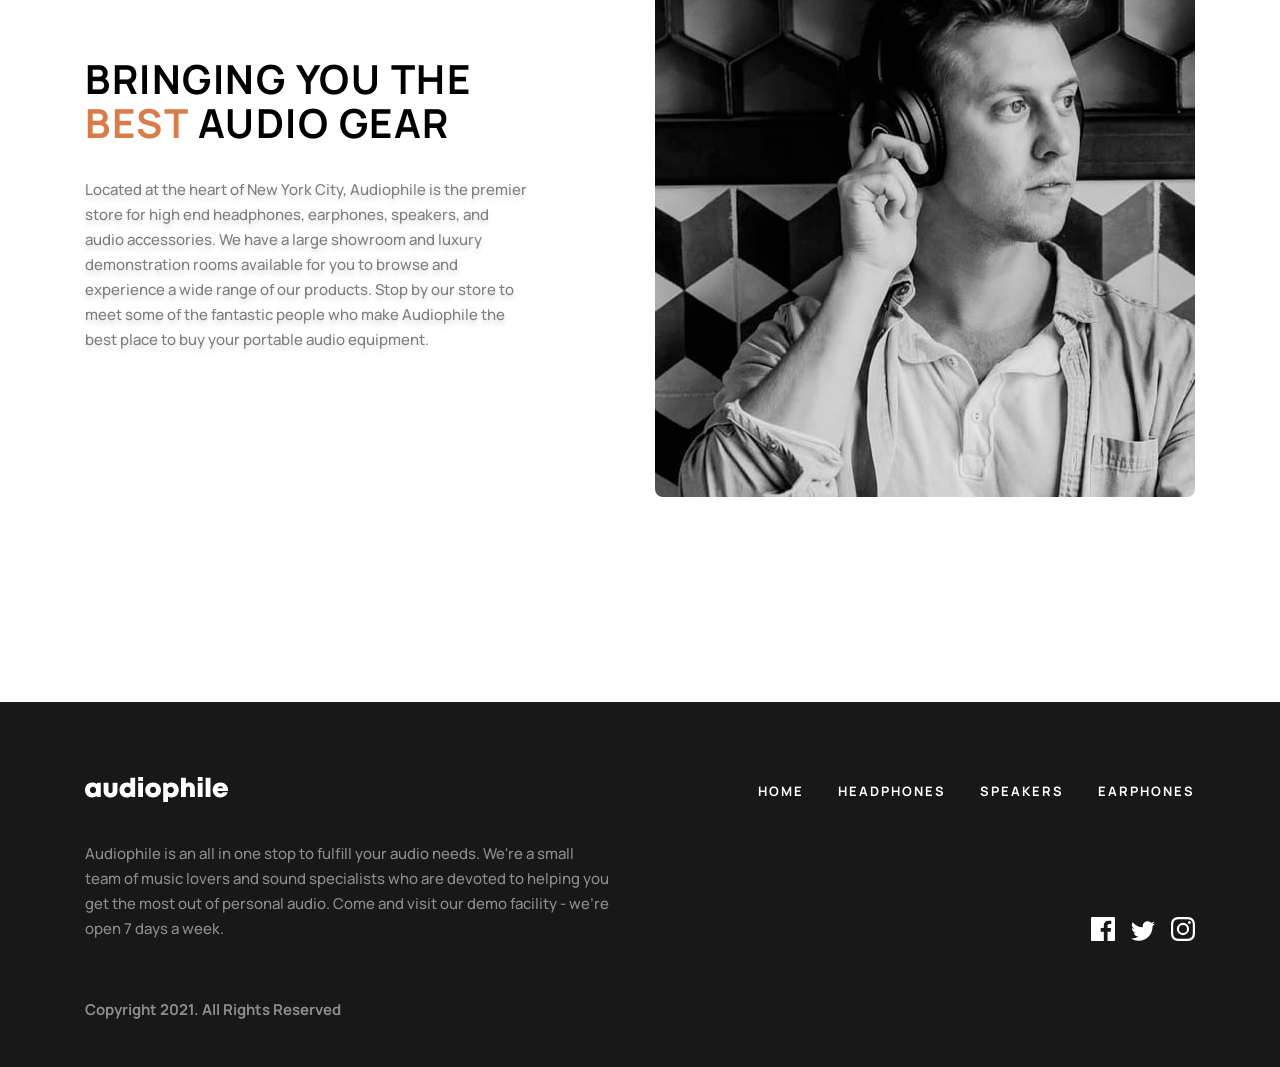
<file: SECTIONS/headphones.html>
<!DOCTYPE html>
<html lang="en">
<head>
    <meta charset="UTF-8">
    <meta http-equiv="X-UA-Compatible" content="IE=edge">
    <meta name="viewport" content="width=device-width, initial-scale=1.0">
    <title>Document</title>
    <link rel="stylesheet" href="/CSS/main.css">
    <script src="/script.js" defer></script>
</head>
<body>
    <!-- <div class="container categories-container" id="headphones-container"> -->
        <div class="headphones-speakers-earphones-container" id="headphones-container">
        <header>
            <div id="header-container">
                <div id="nav-container">
                    <nav>
                        <div class="burger">
                            <div class="line"></div>
                            <div class="line"></div>
                            <div class="line"></div>
                        </div>
                        <div class="audiophile-logo">
                            <img src="/assets/shared/desktop/logo.svg" alt="audiophile-logo">
                        </div>
                        <ul id="nav-ul">
                            <li id="nav-ul-home"><a href="/index.html">Home</a></li>
                            <li><a href="/SECTIONS/headphones.html">Headphones</a></li>
                            <li><a href="/SECTIONS/speakers.html">Speakers</a></li>
                            <li><a href="/SECTIONS/earphones.html">Earphones</a></li>
                        </ul>
                        <div id="cart">
                            <a href="/SECTIONS/checkout.html"><img src="/assets/shared/desktop/icon-cart.svg" alt="cart"></a>
                        </div>
                    </nav>
                    <hr>
                    <div class="section-of-products-navbar-wrapper">
                        <section class="section-of-products" id="section-of-products-navbar">
                            <a href="/SECTIONS/headphones.html">
                                <div class="section-products" id="section-headphones">
                                    <img class="img-section" id="headphone-img-section" src="/assets/shared/desktop/image-category-thumbnail-headphones.png" alt="headphones">
                                    <div class='products-section-text-wrapper'>
                                        <p class="section-name" id="section-headphones">Headphones</p>
                                        <p class="section-shop" id="shop-headphones">Shop</p>
                                    </div>
                                </div>
                            </a>
                            <a href="/SECTIONS/speakers.html">
                                <div class="section-products" id="section-speakers">
                                    <img class="img-section" id="speaker-img-section" src="/assets/shared/desktop/image-category-thumbnail-speakers.png" alt="speakers">
                                    <div class='products-section-text-wrapper'>
                                        <p class="section-name" id="section-speakers">Speakers</p>
                                        <p class="section-shop" id="shop-speakers">Shop</p>
                                    </div>
                                </div>
                            </a>
                            <a href="/SECTIONS/earphones.html">
                                <div class="section-products" id="section-earphones">
                                    <img class="img-section" id="earphone-img-section" src="/assets/shared/desktop/image-category-thumbnail-earphones.png" alt="earphones">
                                    <div class='products-section-text-wrapper'>
                                        <p class="section-name" id="section-earphones">Earphones</p>
                                        <p class="section-shop" id="shop-earphones">Shop</p>
                                    </div>
                                </div>
                            </a>
                        </section>
                    </div>
                </div>
                
                <div class="header-background">
                    <h2 class="heading-2">Headphones</h2>
                </div>
            </div>
        </header>
        <main class="main-products-categories">
            <div class="product-section-category" id="headphones-main1">
                <!-- <div class="product-section-category-img" id="headphones-main1-img"></div> -->
                <picture>
                    <source media="(max-width:375px)" srcset="/assets/product-xx99-mark-two-headphones/mobile/image-category-page-preview.jpg">
                    <source media="(max-width:768px)" srcset="/assets/product-xx99-mark-two-headphones/tablet/image-category-page-preview.jpg">
                    <img class="headphones-images-category" id="headphones-xx99-two-main1-img" src="/assets/product-xx99-mark-two-headphones/desktop/image-category-page-preview.jpg" alt="xx99 mark two headphones">
                </picture>
                <div class="product-section-category-text" id="headphones-main1-text">
                    <p class="overline">New product</p>
                    <h2 class="heading-2">XX99 Mark II <br> Headphones</h2>
                    <p class="p-text">The new XX99 Mark II headphones is the pinnacle of pristine audio. It redefines your premium headphone experience by reproducing the balanced depth and precision of studio-quality sound.</p>
                    <a href="/SECTIONS/product-xx99-mark-two-headphones.html"><button class="see-product-btn primary-color-btn">See product</button></a>
                </div>
            </div>
            <div class="product-section-category" id="headphones-main2">
                <div class="product-section-category-text" id="headphones-main2-text">
                    <h2 class="heading-2">XX99 Mark I <br> Headphones</h2>
                    <p class="p-text">As the gold standard for headphones, the classic XX99 Mark I offers detailed and accurate audio reproduction for audiophiles, mixing engineers, and music aficionados alike in studios and on the go.</p>
                    <a href="/SECTIONS/product-xx99-mark-one-headphones.html"><button class="see-product-btn primary-color-btn">See product</button></a>
                </div>
                <!-- <div class="product-section-category-img" id="headphones-main2-img"></div> -->
                <picture>
                    <source media="(max-width:375px)" srcset="/assets/product-xx99-mark-one-headphones/mobile/image-category-page-preview.jpg">
                    <source media="(max-width:768px)" srcset="/assets/product-xx99-mark-one-headphones/tablet/image-category-page-preview.jpg">
                    <img class="headphones-images-category" id="headphones-xx99-one-main1-img" src="/assets/product-xx99-mark-one-headphones/desktop/image-category-page-preview.jpg">
                </picture>
            </div>
            <div class="product-section-category" id="headphones-main3">
                <!-- <div class="product-section-category-img" id="headphones-main3-img"></div> -->
                <picture>
                    <source media="(max-width:375px)" srcset="/assets/product-xx59-headphones/mobile/image-category-page-preview.jpg">
                    <source media="(max-width:768px)" srcset="/assets/product-xx59-headphones/tablet/image-category-page-preview.jpg">
                    <img class="headphones-images-category" id="headphones-xx59-main1-img" src="/assets/product-xx59-headphones/desktop/image-category-page-preview.jpg">
                </picture>
                <div class="product-section-category-text" id="headphones-main3-text">
                    <h2 class="heading-2">XX59 <br> Headphones</h2>
                    <p class="p-text">Enjoy your audio almost anywhere and customize it to your specific tastes with the XX59 headphones. The stylish yet durable versatile wireless headset is a brilliant companion at home or on the move.</p>
                    <a href="/SECTIONS/product-xx59-headphones.html"><button class="see-product-btn primary-color-btn">See product</button></a>
                </div>
            </div>
        </main>
        <section class="section-of-products">
            <a href="/SECTIONS/headphones.html">
                <div class="section-products" id="section-headphones">
                    <img class="img-section" id="headphone-img-section" src="/assets/shared/desktop/image-category-thumbnail-headphones.png" alt="headphones">
                    <div class='products-section-text-wrapper'>
                        <p class="section-name" id="section-headphones">Headphones</p>
                        <p class="section-shop" id="shop-headphones">Shop</p>
                    </div>
                </div>
            </a>
            <a href="/SECTIONS/speakers.html">
                <div class="section-products" id="section-speakers">
                    <img class="img-section" id="speaker-img-section" src="/assets/shared/desktop/image-category-thumbnail-speakers.png" alt="speakers">
                    <div class='products-section-text-wrapper'>
                        <p class="section-name" id="section-speakers">Speakers</p>
                        <p class="section-shop" id="shop-speakers">Shop</p>
                    </div>
                </div>
            </a>
            <a href="/SECTIONS/earphones.html">
                <div class="section-products" id="section-earphones">
                    <img class="img-section" id="earphone-img-section" src="/assets/shared/desktop/image-category-thumbnail-earphones.png" alt="earphones">
                    <div class='products-section-text-wrapper'>
                        <p class="section-name" id="section-earphones">Earphones</p>
                        <p class="section-shop" id="shop-earphones">Shop</p>
                    </div>
                </div>
            </a>
        </section>
        <section>
            <div class="product-section-category" id="guy-wrapper">
                <div class="product-section-category-text" id="guy-text">
                    <h2 class="heading-2">Bringing you the <span id="best">best</span> audio gear</h2>
                    <p class="p-text">Located at the heart of New York City, Audiophile is the premier store for high end headphones, earphones, speakers, and audio accessories. We have a large showroom and luxury demonstration rooms available for you to browse and experience a wide range of our products. Stop by our store to meet some of the fantastic people who make Audiophile the best place to buy your portable audio equipment.</p>
                </div>
                <div class="product-section-category-img guy-img">
                    <picture>
                        <source media="(max-width:375px)" srcset="/assets/shared/mobile/image-best-gear.jpg" alt="guy">
                        <source media="(max-width:768px)" srcset="/assets/shared/tablet/image-best-gear.jpg" alt="guy">
                        <img src="/assets/shared/desktop/image-best-gear.jpg" alt="guy">
                    </picture>
                </div>
            </div>
        </section>
        <footer>
            <div id="footer-container">
                <div id="footer-div1">
                    <div class="audiophile-logo">
                        <img src="/assets/shared/desktop/logo.svg" alt="audiophile-logo">
                    </div>
                    <ul>
                        <li id="nav-ul-home"><a href="/index.html">Home</a></li>
                        <li><a href="/SECTIONS/headphones.html">Headphones</a></li>
                        <li><a href="/SECTIONS/speakers.html">Speakers</a></li>
                        <li><a href="/SECTIONS/earphones.html">Earphones</a></li>
                    </ul>
                </div>
                <div id="footer-div2">
                    <div id="footer-text-and-imgs-wrapper-wrapper">
                        <div id="footer-text-and-imgs-wrapper">
                            <p id="footer-text">Audiophile is an all in one stop to fulfill your audio needs. We're a small team of music lovers and sound specialists who are devoted to helping you get the most out of personal audio. Come and visit our demo facility - we’re open 7 days a week.</p>
                            <div id="footer-imgs">
                                <img src="/assets/shared/desktop/icon-facebook.svg" alt="facebook logo">
                                <img src="/assets/shared/desktop/icon-twitter.svg" alt="twitter logo">
                                <img src="/assets/shared/desktop/icon-instagram.svg" alt="instagram logo">
                            </div>
                            <p id="footer-copyright">Copyright 2021. All Rights Reserved</p>
                        </div>
                    </div>
                </div>
            </div>
        </footer> 
    </div>
</body>
</html>
</file>
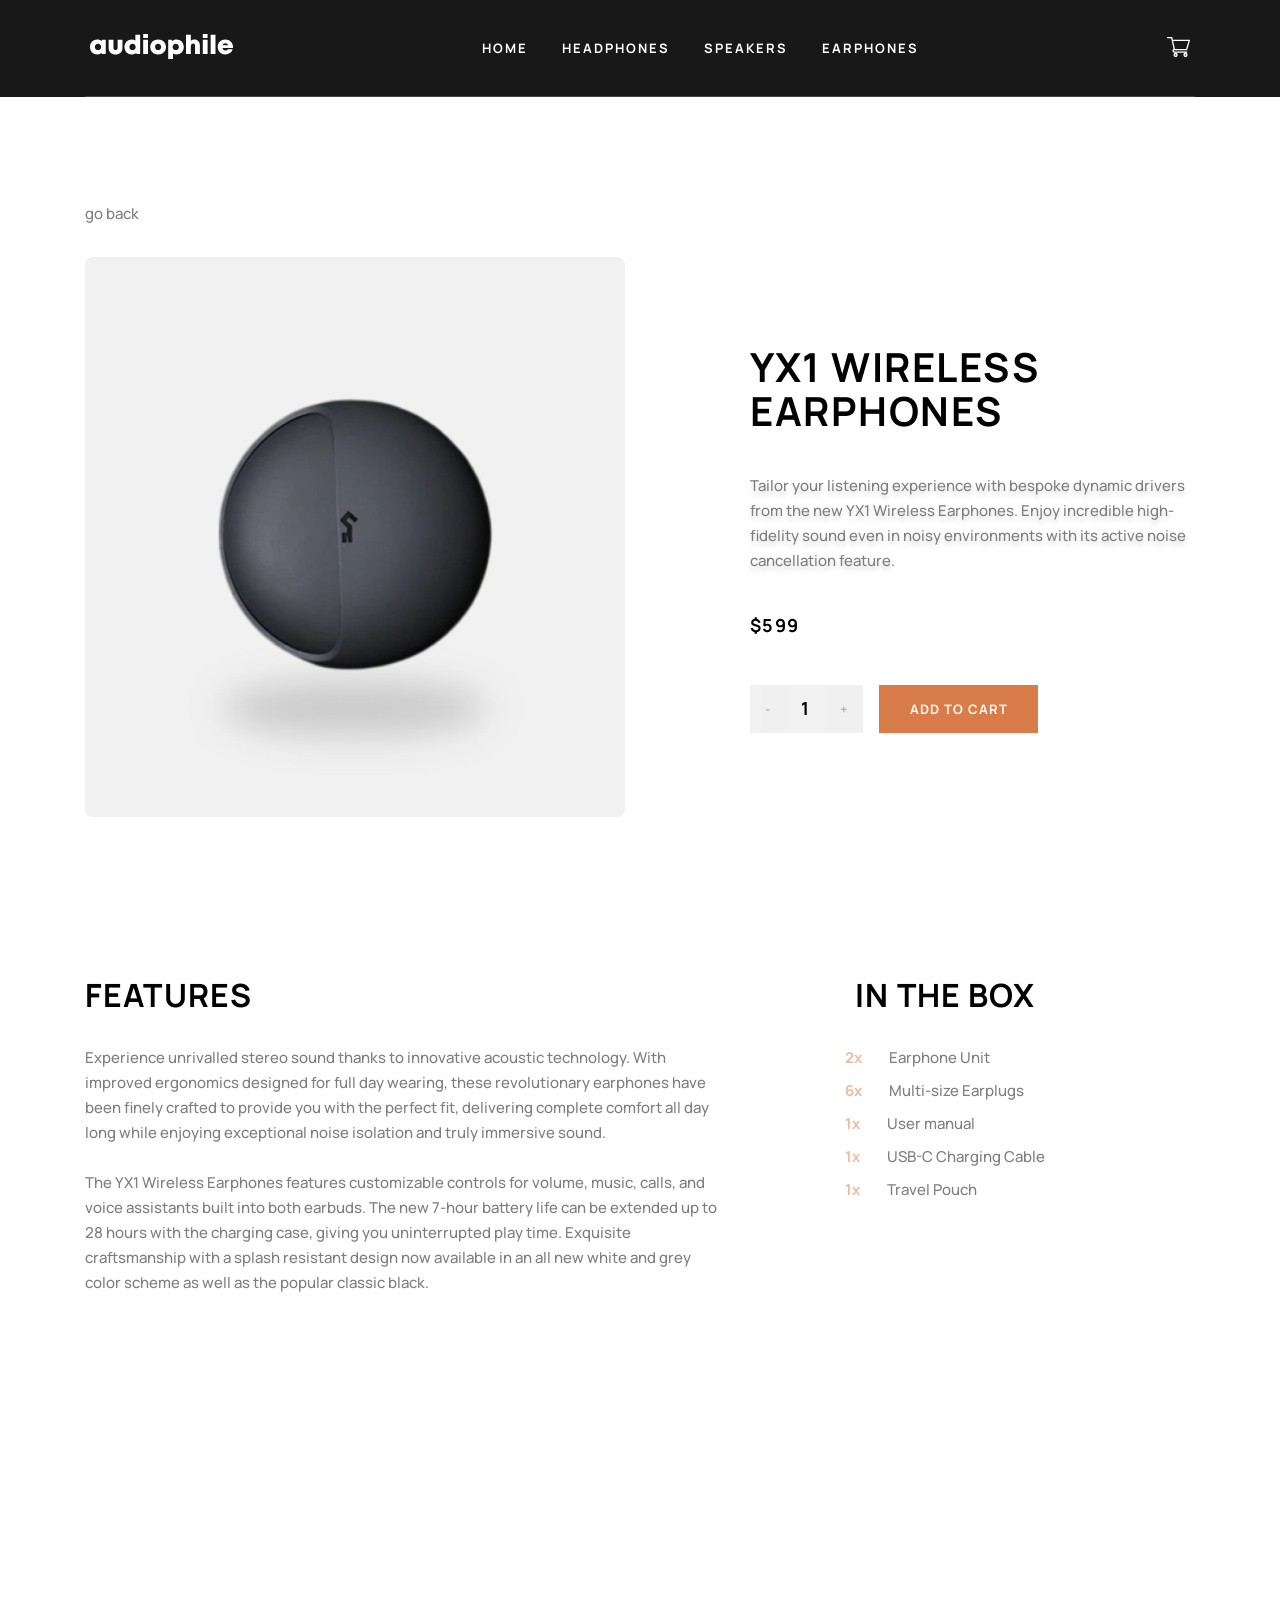
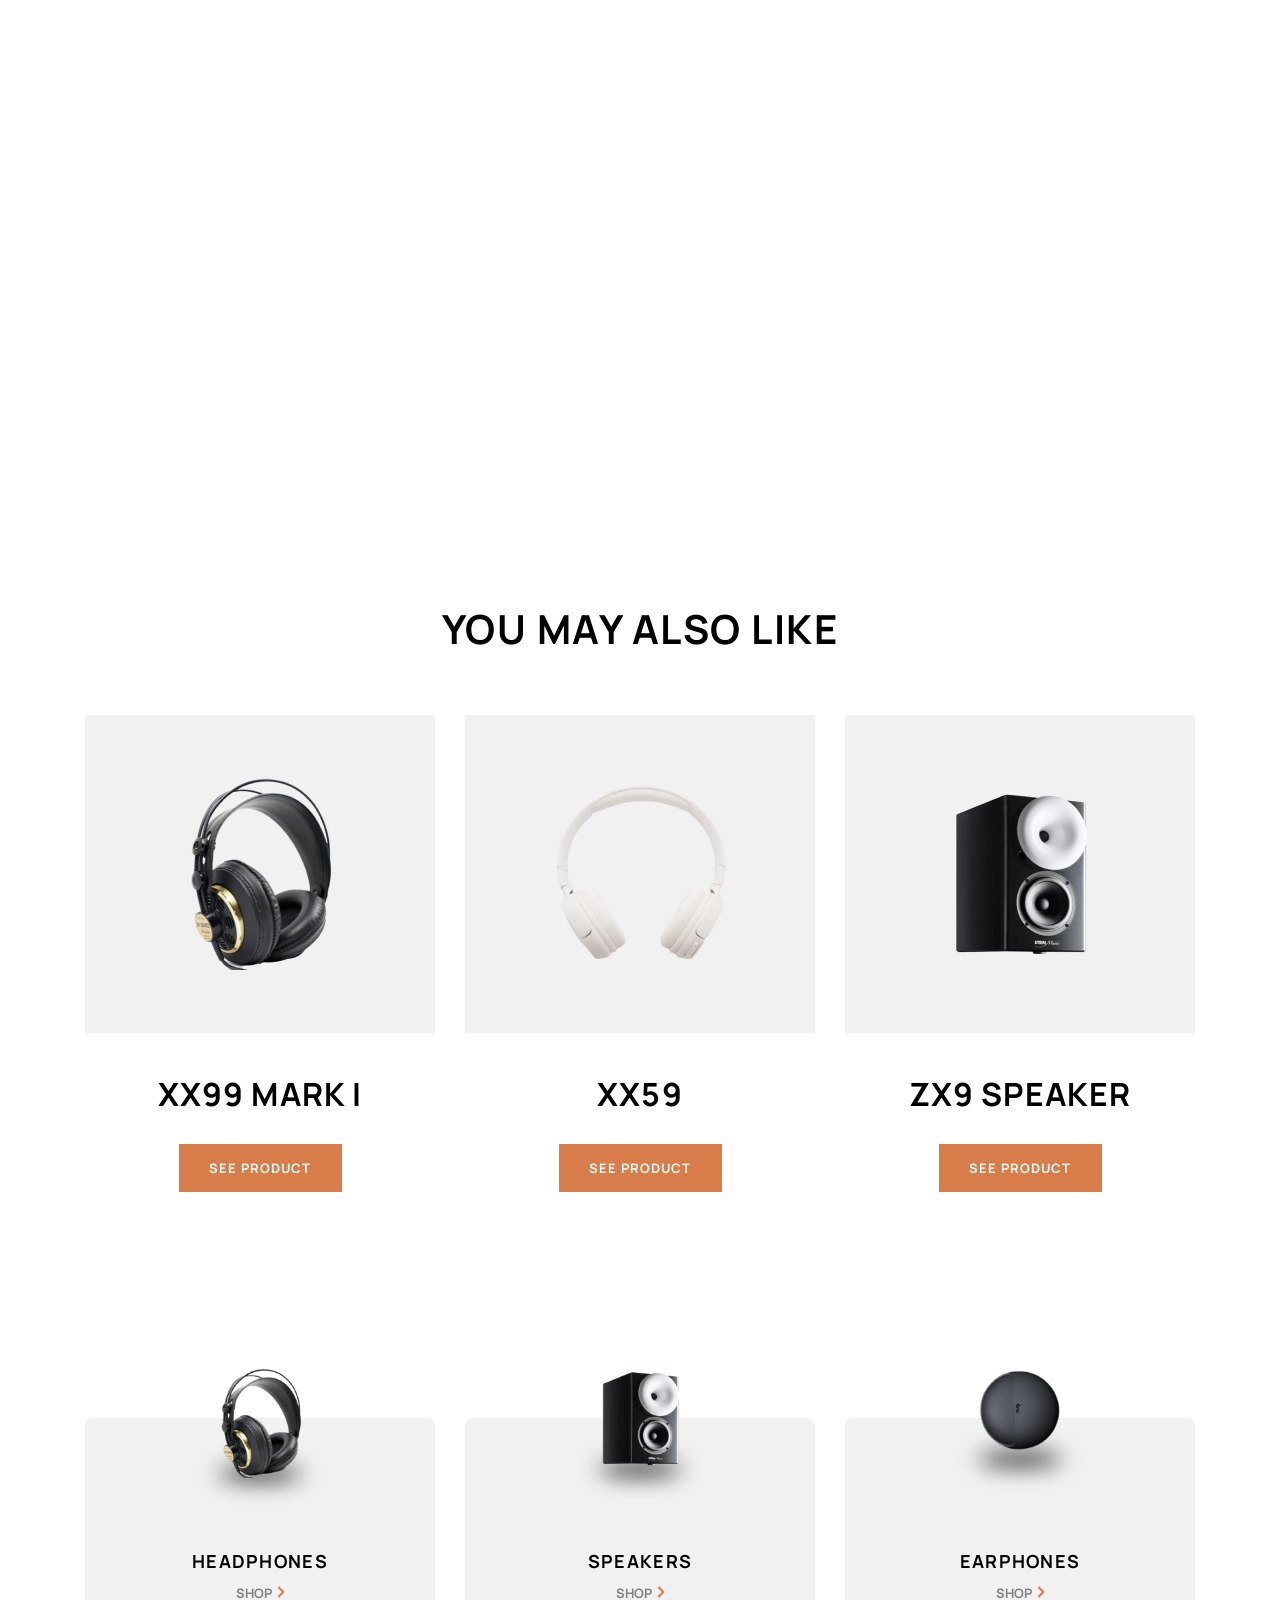
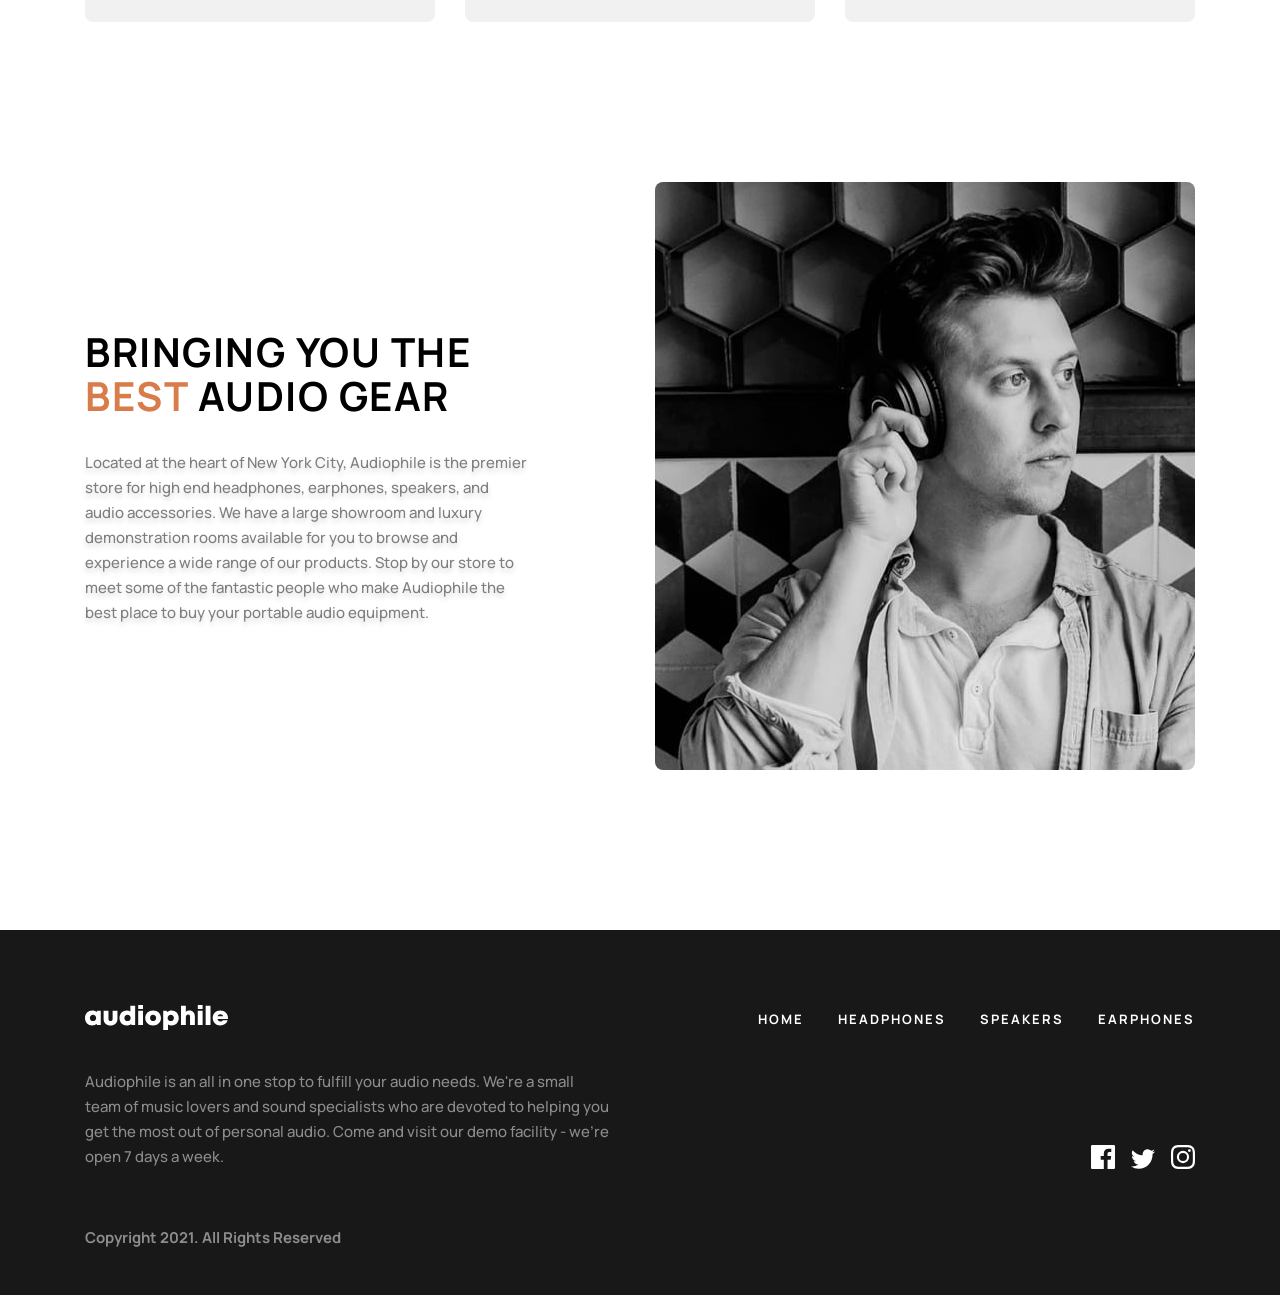
<file: SECTIONS/product-earphones.html>
<!DOCTYPE html>
<html lang="en">
<head>
    <meta charset="UTF-8">
    <meta http-equiv="X-UA-Compatible" content="IE=edge">
    <meta name="viewport" content="width=device-width, initial-scale=1.0">
    <title>Document</title>
    <link rel="stylesheet" href="/CSS/main.css">
</head>
<body>
    <div class="container all-kinds-of-products-wrapper">
        <header>
            <div id="header-container">
                <div id="nav-container">
                    <nav>
                        <div class="burger">
                            <div class="line"></div>
                            <div class="line"></div>
                            <div class="line"></div>
                        </div>
                        <div class="audiophile-logo">
                            <img src="/assets/shared/desktop/logo.svg" alt="audiophile-logo">
                        </div>
                        <ul id="nav-ul">
                            <li id="nav-ul-home"><a href="/index.html">Home</a></li>
                            <li><a href="/SECTIONS/headphones.html">Headphones</a></li>
                            <li><a href="/SECTIONS/speakers.html">Speakers</a></li>
                            <li><a href="/SECTIONS/earphones.html">Earphones</a></li>
                        </ul>
                        <div id="cart">
                            <a href="/SECTIONS/checkout.html"><img src="/assets/shared/desktop/icon-cart.svg" alt="cart"></a>
                        </div>
                    </nav>
                    <hr>
                </div>
            </div>
        </header>
        <main class="main-products-categories">
            <div class="go-back-container">
                <a class="go-back" href="">go back</a>
            </div>
            <div class="one-product-section-category" id="product-earphones-main">
                <picture>
                    <source media="(max-width:375px)" srcset="/assets/product-yx1-earphones/desktop/image-product.jpg" alt="earphones">
                    <source media="(max-width:768px)" srcset="/assets/product-yx1-earphones/desktop/image-product.jpg" alt="earphones">
                    <img src="/assets/product-yx1-earphones/desktop/image-product.jpg" alt="earphones">
                </picture>
                <div class="one-product-section-category-text" id="product-earphones-text">
                    <h2 class="heading-2">YX1 Wireless Earphones</h2>
                    <p class="p-text">Tailor your listening experience with bespoke dynamic drivers from the new YX1 Wireless Earphones. Enjoy incredible high-fidelity sound even in noisy environments with its active noise cancellation feature.</p>
                    <div class="price-button-wrapper">
                        <p class="price">599</p>
                        <div class="quantity-setter-and-button-wrapper">
                            <div class="quantity-setter">
                                <button class="plus-minus" id="minus">-</button>
                                <span class="number-setter">1</span>
                                <button class="plus-minus" id="plus">+</button>
                            </div>
                            <button class="see-product-btn primary-color-btn">Add to cart</button>
                        </div>
                    </div>
                </div>
            </div>
        </main>
        <section>
            <div class="features-and-in-the-box">
                <div class="features-and-text">
                    <h3 class="heading-3">Features</h3>
                    <p>Experience unrivalled stereo sound thanks to innovative acoustic technology. With improved ergonomics designed for full day wearing, these revolutionary earphones have been finely crafted to provide you with the perfect fit, delivering complete comfort all day long while enjoying exceptional noise isolation and truly immersive sound.<br>
                    <br>The YX1 Wireless Earphones features customizable controls for volume, music, calls, and voice assistants built into both earbuds. The new 7-hour battery life can be extended up to 28 hours with the charging case, giving you uninterrupted play time. Exquisite craftsmanship with a splash resistant design now available in an all new white and grey color scheme as well as the popular classic black.</p>
                </div>
                <div class="in-the-box">
                    <h3 class="heading-3">In the box</h3>
                    <ul>
                        <li><span class="colored-number">2x</span> Earphone Unit</li>
                        <li><span class="colored-number">6x</span> Multi-size Earplugs</li>
                        <li><span class="colored-number">1x</span> User manual</li>
                        <li><span class="colored-number">1x</span> USB-C Charging Cable</li>
                        <li><span class="colored-number">1x</span> Travel Pouch</li>
                    </ul>
                </div>
            </div>
        </section>
        <section>
            <div class="image-grid-container">
                <picture class="image-grid image-two-headphones-grid1">
                    <source media="(max-width:375px)" srcset="/assets/product-yx1-earphones/mobile/image-gallery-1.jpg" alt="earphones">
                    <source media="(max-width:768px)" srcset="/assets/product-yx1-earphones/tablet/image-gallery-1.jpg" alt="earphones">
                    <img src="/assets/product-yx1-earphones/desktop/image-gallery-1.jpg" alt="earphones">
                </picture>
                <picture class="image-grid image-two-headphones-grid2">
                    <source media="(max-width:375px)" srcset="/assets/product-yx1-earphones/mobile/image-gallery-2.jpg" alt="earphones">
                    <source media="(max-width:768px)" srcset="/assets/product-yx1-earphones/tablet/image-gallery-2.jpg" alt="earphones">
                    <img src="/assets/product-yx1-earphones/desktop/image-gallery-2.jpg" alt="earphones">
                </picture>
                <picture class="image-grid image-two-headphones-grid3">
                    <source media="(max-width:375px)" srcset="/assets/product-yx1-earphones/mobile/image-gallery-3.jpg" alt="earphones">
                    <source media="(max-width:768px)" srcset="/assets/product-yx1-earphones/tablet/image-gallery-3.jpg" alt="earphones">
                    <img src="/assets/product-yx1-earphones/desktop/image-gallery-3.jpg" alt="earphones">
                </picture>
            </div>
        </section>
        <section>
            <div class="you-may-like">
                <h2 class="heading-2">You may also like</h2>
                <div class="you-may-like-all-wrapper">
                    <div class="you-may-like-product you-may-like-product1">
                        <picture class="you-may-like-product-img">
                            <source media="(max-width:375px)" srcset="/assets/shared/mobile/image-xx99-mark-one-headphones.jpg" alt="ZX7 Speaker">
                            <source media="(max-width:768px)" srcset="/assets/shared/tablet/image-xx99-mark-one-headphones.jpg" alt="ZX7 Speaker">
                            <img src="/assets/shared/desktop/image-xx99-mark-one-headphones.jpg" alt="ZX7 Speaker">
                        </picture>
                        <h3 class="heading-3">XX99 MARK I</h3>
                        <a href="/SECTIONS/product-xx99-mark-one-headphones.html"><button class="see-product-btn primary-color-btn">See product</button></a>
                    </div>
                    <div class="you-may-like-product you-may-like-product2">
                        <picture class="you-may-like-product-img">
                            <source media="(max-width:375px)" srcset="/assets/shared/mobile/image-xx59-headphones.jpg" alt="headphones xx99 one">
                            <source media="(max-width:768px)" srcset="/assets/shared/tablet/image-xx59-headphones.jpg" alt="headphones xx99 one">
                            <img src="/assets/shared/desktop/image-xx59-headphones.jpg" alt="headphones xx99 one">
                        </picture>
                        <h3 class="heading-3">XX59</h3>
                        <a href="/SECTIONS/product-xx59-headphones.html"><button class="see-product-btn primary-color-btn">See product</button></a>
                    </div>
                    <div class="you-may-like-product you-may-like-product3">
                        <picture class="you-may-like-product-img">
                            <source media="(max-width:375px)" srcset="/assets/shared/mobile/image-zx9-speaker.jpg" alt="headphones xx59">
                            <source media="(max-width:768px)" srcset="/assets/shared/tablet/image-zx9-speaker.jpg" alt="headphones xx59">
                            <img src="/assets/shared/desktop/image-zx9-speaker.jpg" alt="headphones xx59">
                        </picture>
                        <h3 class="heading-3">ZX9 Speaker</h3>
                        <a href="/SECTIONS/product-zx9-speaker.html"><button class="see-product-btn primary-color-btn">See product</button></a>
                    </div>
                </div>
            </div>
        </section>
        <section class="section-of-products">
            <a href="/SECTIONS/product-xx99-mark-two-headphones.html">
                <div id="section-headphones" class="section-products">
                    <img class="img-section" id="headphone-img-section" src="/assets/shared/desktop/image-category-thumbnail-headphones.png" alt="headphone">
                    <p class="section-name" id="section-headphones">Headphones</p>
                    <p class="section-shop" id="shop-headphones">Shop</p>
                </div>
            </a>
            <a href="/SECTIONS/speakers.html">
                <div id="section-speakers" class="section-products">
                    <img class="img-section" id="speaker-img-section" src="/assets/shared/desktop/image-category-thumbnail-speakers.png" alt="speaker">
                    <p class="section-name" id="section-speakers">Speakers</p>
                    <p class="section-shop" id="shop-speakers">Shop</p>
                </div>
            </a>
            <a href="/SECTIONS/earphones.html">
                <div id="section-earphones" class="section-products">
                    <img class="img-section" id="earphone-img-section" src="/assets/shared/desktop/image-category-thumbnail-earphones.png" alt="aerphone">
                    <p class="section-name" id="section-earphones">Earphones</p>
                    <p class="section-shop" id="shop-earphones">Shop</p>
                </div>
            </a>
        </section>
        <section>
            <div class="product-section-category" id="guy-wrapper">
                <div class="product-section-category-text" id="guy-text">
                    <h2 class="heading-2">Bringing you the <span id="best">best</span> audio gear</h2>
                    <p class="p-text">Located at the heart of New York City, Audiophile is the premier store for high end headphones, earphones, speakers, and audio accessories. We have a large showroom and luxury demonstration rooms available for you to browse and experience a wide range of our products. Stop by our store to meet some of the fantastic people who make Audiophile the best place to buy your portable audio equipment.</p>
                </div>
                <div class="product-section-category-img guy-img">
                    <picture>
                        <source media="(max-width:375px)" srcset="/assets/shared/mobile/image-best-gear.jpg" alt="guy">
                        <source media="(max-width:768px)" srcset="/assets/shared/tablet/image-best-gear.jpg" alt="guy">
                        <img src="/assets/shared/desktop/image-best-gear.jpg" alt="guy">
                    </picture>
                </div>
            </div>
        </section>
        <footer>
            <div id="footer-container">
                <div id="footer-div1">
                    <div class="audiophile-logo">
                        <img src="/assets/shared/desktop/logo.svg" alt="audiophile-logo">
                    </div>
                    <ul>
                        <li id="nav-ul-home"><a href="/index.html">Home</a></li>
                        <li><a href="/SECTIONS/headphones.html">Headphones</a></li>
                        <li><a href="/SECTIONS/speakers.html">Speakers</a></li>
                        <li><a href="/SECTIONS/earphones.html">Earphones</a></li>
                    </ul>
                </div>
                <div id="footer-div2">
                    <div id="footer-text-and-imgs-wrapper-wrapper">
                        <div id="footer-text-and-imgs-wrapper">
                            <p id="footer-text">Audiophile is an all in one stop to fulfill your audio needs. We're a small team of music lovers and sound specialists who are devoted to helping you get the most out of personal audio. Come and visit our demo facility - we’re open 7 days a week.</p>
                            <div id="footer-imgs">
                                <img src="/assets/shared/desktop/icon-facebook.svg" alt="facebook logo">
                                <img src="/assets/shared/desktop/icon-twitter.svg" alt="twitter logo">
                                <img src="/assets/shared/desktop/icon-instagram.svg" alt="instagram logo">
                            </div>
                            <p id="footer-copyright">Copyright 2021. All Rights Reserved</p>
                        </div>
                    </div>
                </div>
            </div>
        </footer> 
    </div>
</body>
</html>
</file>
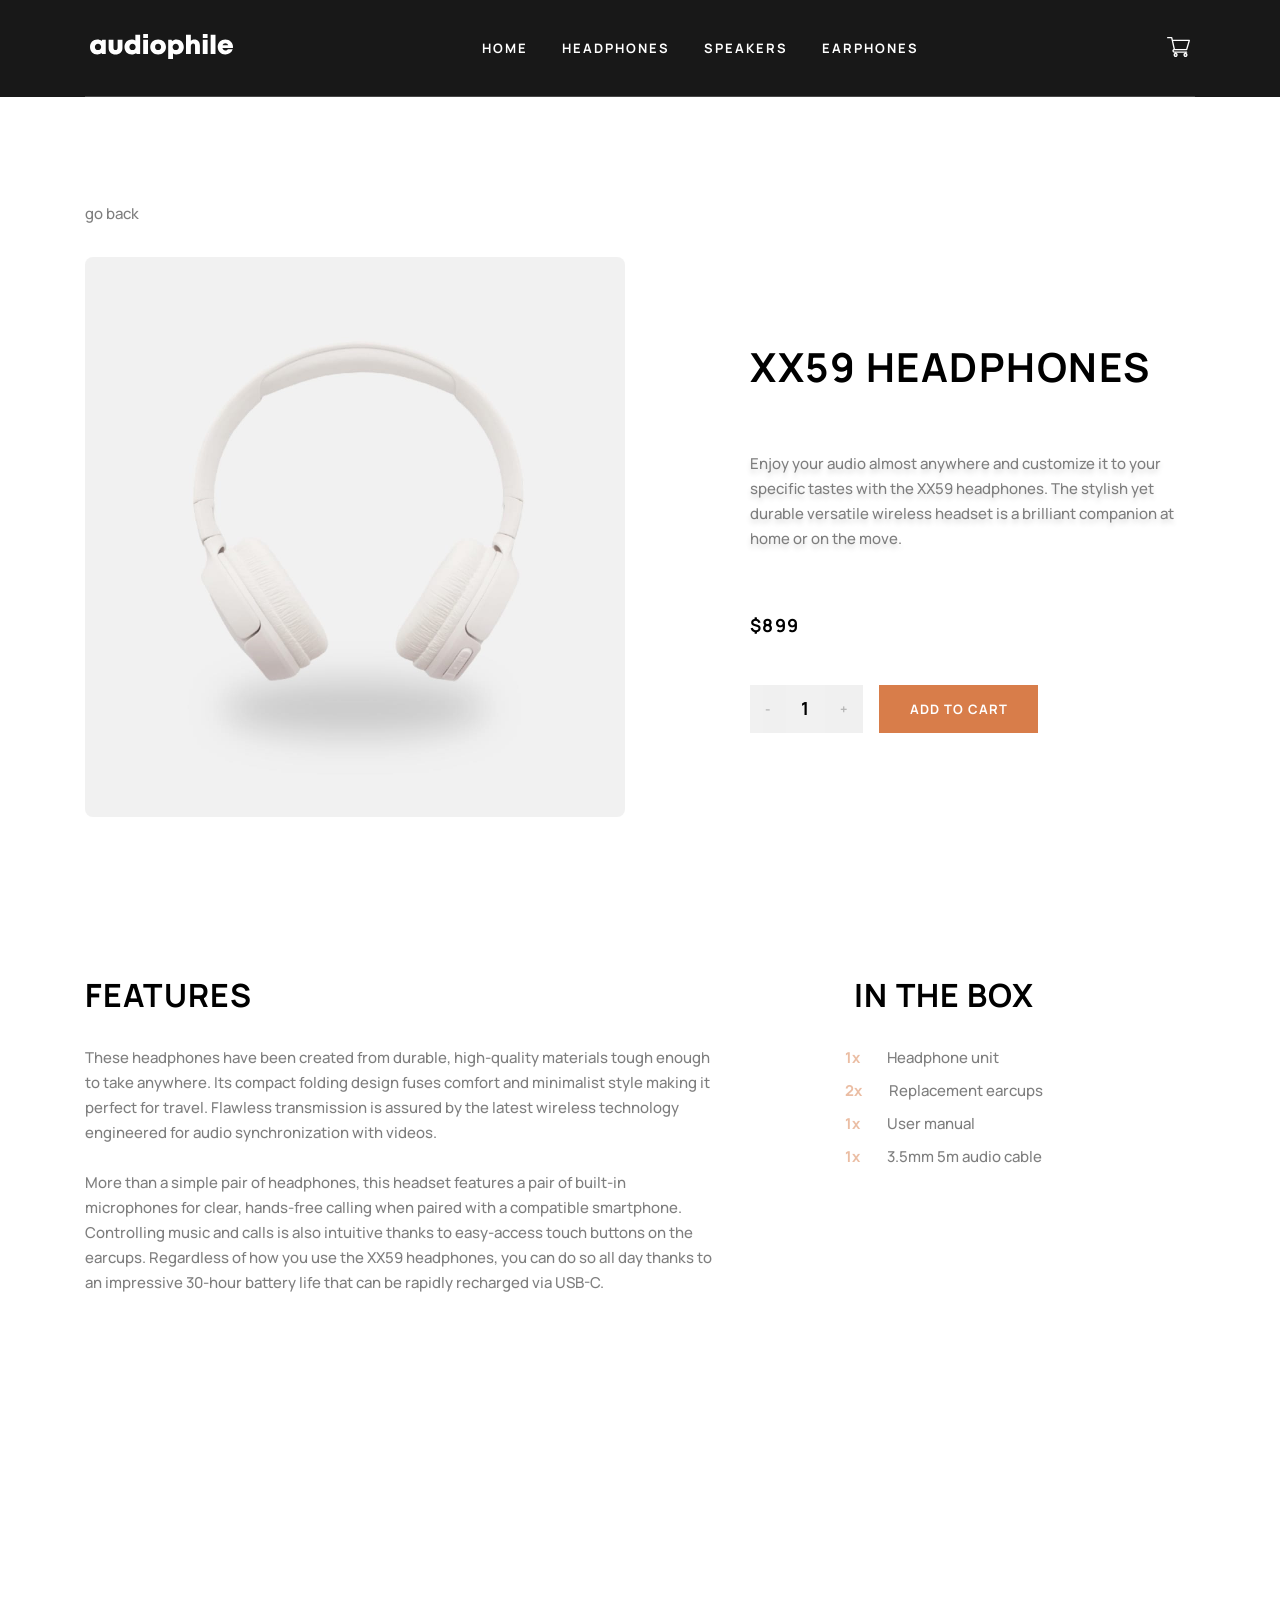
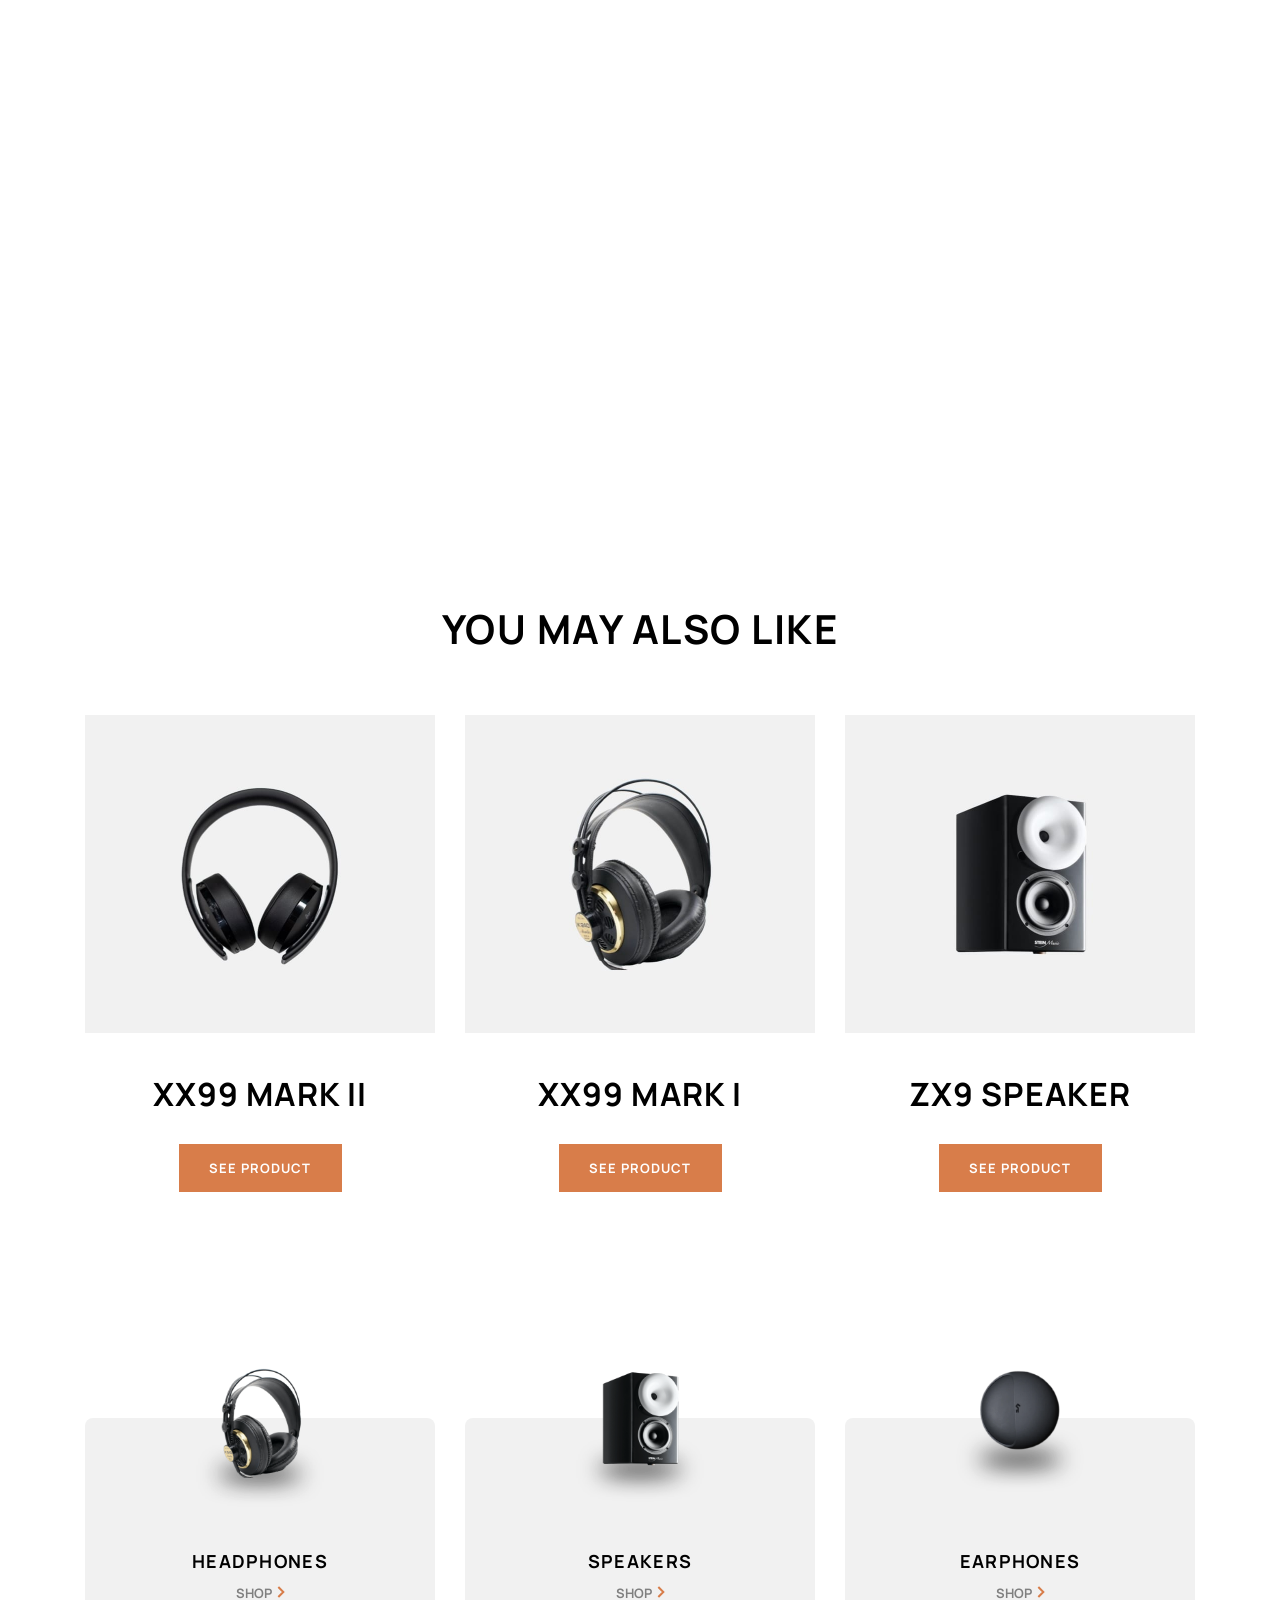
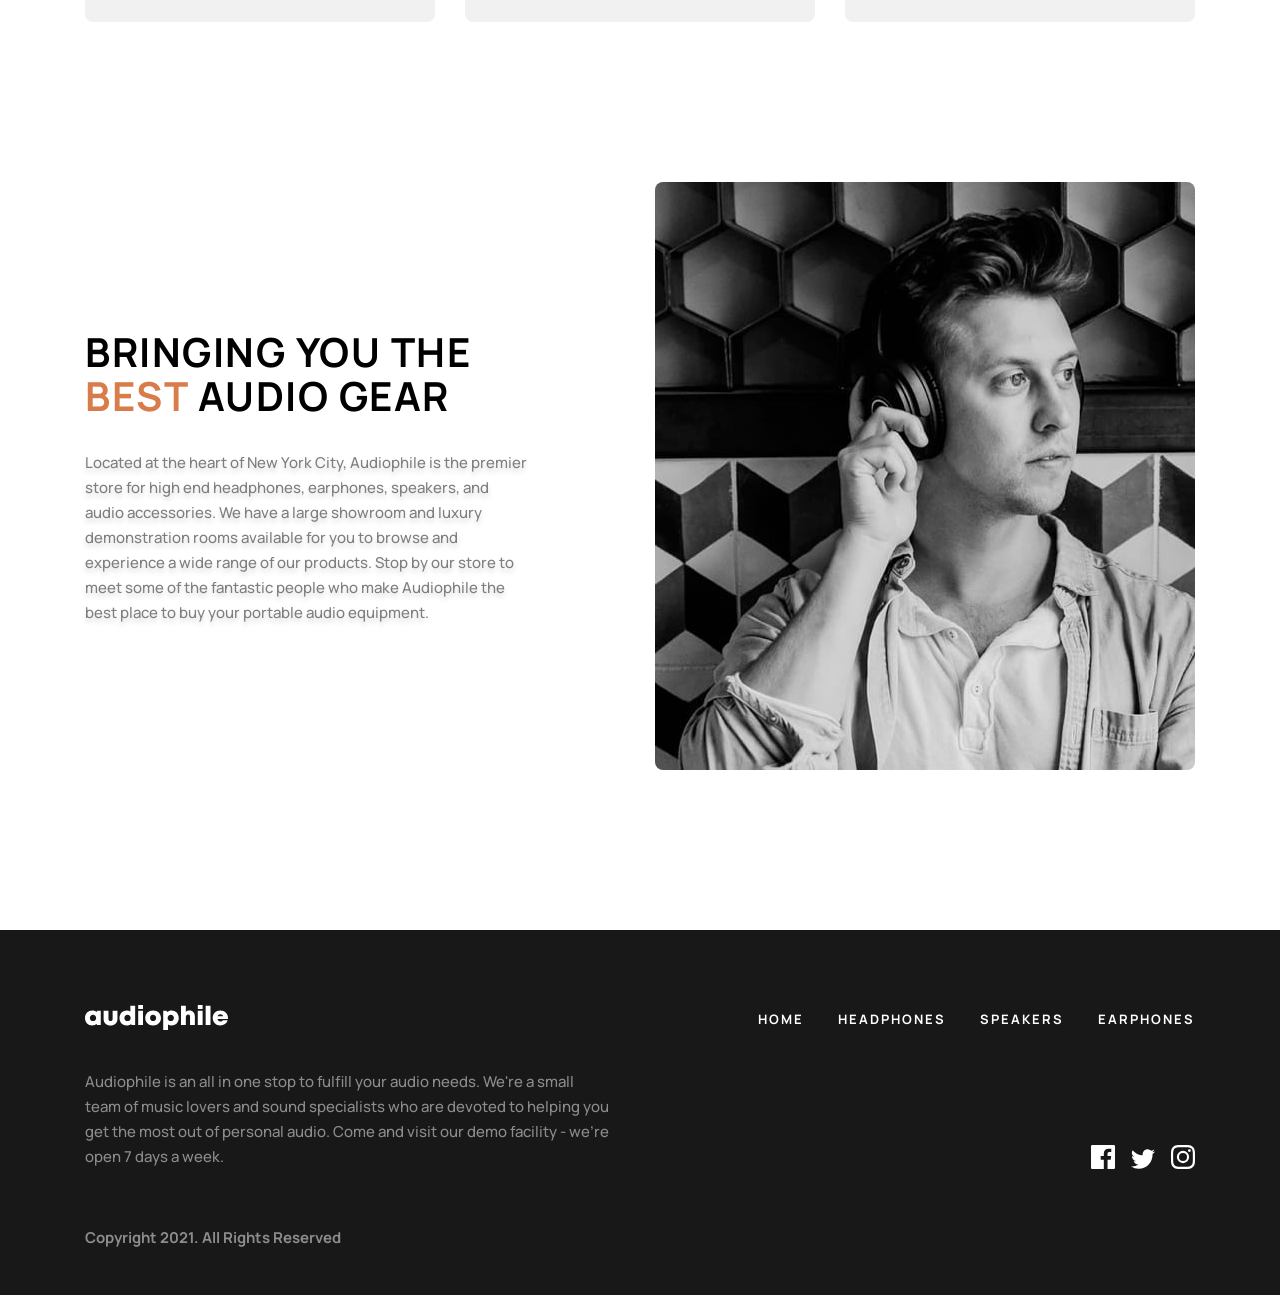
<file: SECTIONS/product-xx59-headphones.html>
<!DOCTYPE html>
<html lang="en">
<head>
    <meta charset="UTF-8">
    <meta http-equiv="X-UA-Compatible" content="IE=edge">
    <meta name="viewport" content="width=device-width, initial-scale=1.0">
    <title>Document</title>
    <link rel="stylesheet" href="/CSS/main.css">
</head>
<body>
    <div class="container all-kinds-of-products-wrapper">
        <header>
            <div id="header-container">
                <div id="nav-container">
                    <nav>
                        <div class="burger">
                            <div class="line"></div>
                            <div class="line"></div>
                            <div class="line"></div>
                        </div>
                        <div class="audiophile-logo">
                            <img src="/assets/shared/desktop/logo.svg" alt="audiophile-logo">
                        </div>
                        <ul id="nav-ul">
                            <li id="nav-ul-home"><a href="/index.html">Home</a></li>
                            <li><a href="/SECTIONS/headphones.html">Headphones</a></li>
                            <li><a href="/SECTIONS/speakers.html">Speakers</a></li>
                            <li><a href="/SECTIONS/earphones.html">Earphones</a></li>
                        </ul>
                        <div id="cart">
                            <a href="/SECTIONS/checkout.html"><img src="/assets/shared/desktop/icon-cart.svg" alt="cart"></a>
                        </div>
                    </nav>
                    <hr>
                </div>
            </div>
        </header>
        <main class="main-products-categories">
            <div class="go-back-container">
                <a class="go-back" href="">go back</a>
            </div>
            <div class="one-product-section-category" id="product-xx59-main">
                <picture>
                    <source media="(max-width:375px)" srcset="/assets/product-xx59-headphones/mobile/image-product.jpg" alt="headphones-xx59">
                    <source media="(max-width:768px)" srcset="/assets/product-xx59-headphones/tablet/image-product.jpg" alt="headphones-xx59">
                    <img src="/assets/product-xx59-headphones/desktop/image-product.jpg" alt="headphones-xx59">
                </picture>
                <div class="one-product-section-category-text" id="product-xx59-main-text">
                    <h2 class="heading-2">XX59 Headphones</h2>
                    <p class="p-text">Enjoy your audio almost anywhere and customize it to your specific tastes with the XX59 headphones. The stylish yet durable versatile wireless headset is a brilliant companion at home or on the move.</p>
                    <div class="price-button-wrapper">
                        <p class="price">899</p>
                        <div class="quantity-setter-and-button-wrapper">
                            <div class="quantity-setter">
                                <button class="plus-minus" id="minus">-</button>
                                <span class="number-setter">1</span>
                                <button class="plus-minus" id="plus">+</button>
                            </div>
                            <button class="see-product-btn primary-color-btn">Add to cart</button>
                        </div>
                    </div>
                </div>
            </div>
        </main>
        <section>
            <div class="features-and-in-the-box">
                <div class="features-and-text">
                    <h3 class="heading-3">Features</h3>
                    <p>These headphones have been created from durable, high-quality materials tough enough to take anywhere. Its compact folding design fuses comfort and minimalist style making it perfect for travel. Flawless transmission is assured by the latest wireless technology engineered for audio synchronization with videos.<br>
                    <br>More than a simple pair of headphones, this headset features a pair of built-in microphones for clear, hands-free calling when paired with a compatible smartphone. Controlling music and calls is also intuitive thanks to easy-access touch buttons on the earcups. Regardless of how you use the XX59 headphones, you can do so all day thanks to an impressive 30-hour battery life that can be rapidly recharged via USB-C.</p>
                </div>
                <div class="in-the-box">
                    <h3 class="heading-3">In the box</h3>
                    <ul>
                        <li><span class="colored-number">1x</span> Headphone unit</li>
                        <li><span class="colored-number">2x</span> Replacement earcups</li>
                        <li><span class="colored-number">1x</span> User manual</li>
                        <li><span class="colored-number">1x</span> 3.5mm 5m audio cable</li>
                    </ul>
                </div>
            </div>
        </section>
        <section>
            <div class="image-grid-container">
                <picture class="image-grid image-two-headphones-grid1">
                    <source media="(max-width:375px)" srcset="/assets/product-xx59-headphones/mobile/image-gallery-1.jpg" alt="girl">
                    <source media="(max-width:768px)" srcset="/assets/product-xx59-headphones/tablet/image-gallery-1.jpg" alt="girl">
                    <img src="/assets/product-xx59-headphones/desktop/image-gallery-1.jpg" alt="girl">
                </picture>
                <picture class="image-grid image-two-headphones-grid2">
                    <source media="(max-width:375px)" srcset="/assets/product-xx59-headphones/mobile/image-gallery-2.jpg" alt="headphone and books">
                    <source media="(max-width:768px)" srcset="/assets/product-xx59-headphones/tablet/image-gallery-2.jpg" alt="headphone and books">
                    <img src="/assets/product-xx59-headphones/desktop/image-gallery-2.jpg" alt="headphone and books">
                </picture>
                <picture class="image-grid image-two-headphones-grid3">
                    <source media="(max-width:375px)" srcset="/assets/product-xx59-headphones/mobile/image-gallery-3.jpg" alt="headphone">
                    <source media="(max-width:768px)" srcset="/assets/product-xx59-headphones/tablet/image-gallery-3.jpg" alt="headphone">
                    <img src="/assets/product-xx59-headphones/desktop/image-gallery-3.jpg" alt="headphone">
                </picture>
            </div>
        </section>
        <section>
            <div class="you-may-like">
                <h2 class="heading-2">You may also like</h2>
                <div class="you-may-like-all-wrapper">
                    <div class="you-may-like-product you-may-like-product1">
                        <picture class="you-may-like-product-img">
                            <source media="(max-width:375px)" srcset="/assets/shared/mobile/image-xx99-mark-two-headphones.jpg" alt="headphones xx99 two">
                            <source media="(max-width:768px)" srcset="/assets/shared/tablet/image-xx99-mark-two-headphones.jpg" alt="headphones xx99 two">
                            <img src="/assets/shared/desktop/image-xx99-mark-two-headphones.jpg" alt="headphones xx99 two">
                        </picture>
                        <h3 class="heading-3">XX99 Mark II</h3>
                        <a href="/SECTIONS/product-xx99-mark-two-headphones.html"><button class="see-product-btn primary-color-btn">See product</button></a>
                    </div>
                    <div class="you-may-like-product you-may-like-product2">
                        <picture class="you-may-like-product-img">
                            <source media="(max-width:375px)" srcset="/assets/shared/mobile/image-xx99-mark-one-headphones.jpg" alt="headphones xx99 one">
                            <source media="(max-width:768px)" srcset="/assets/shared/tablet/image-xx99-mark-one-headphones.jpg" alt="headphones xx99 one">
                            <img src="/assets/shared/desktop/image-xx99-mark-one-headphones.jpg" alt="headphones xx99 one">
                        </picture>
                        <h3 class="heading-3">XX99 Mark I</h3>
                        <a href="/SECTIONS/product-xx99-mark-one-headphones.html"><button class="see-product-btn primary-color-btn">See product</button></a>
                    </div>
                    <div class="you-may-like-product you-may-like-product3">
                        <picture class="you-may-like-product-img">
                            <source media="(max-width:375px)" srcset="/assets/shared/mobile/image-zx9-speaker.jpg" alt="zx9 speaker">
                            <source media="(max-width:768px)" srcset="/assets/shared/tablet/image-zx9-speaker.jpg" alt="zx9 speaker">
                            <img src="/assets/shared/desktop/image-zx9-speaker.jpg" alt="zx9 speaker">
                        </picture>
                        <h3 class="heading-3">ZX9 speaker</h3>
                        <a href="/SECTIONS/product-zx9-speaker.html"><button class="see-product-btn primary-color-btn">See product</button></a>
                    </div>
                </div>
            </div>
        </section>
        <section class="section-of-products">
            <a href="/SECTIONS/product-xx99-mark-two-headphones.html">
                <div id="section-headphones" class="section-products">
                    <img class="img-section" id="headphone-img-section" src="/assets/shared/desktop/image-category-thumbnail-headphones.png" alt="headphone">
                    <p class="section-name" id="section-headphones">Headphones</p>
                    <p class="section-shop" id="shop-headphones">Shop</p>
                </div>
            </a>
            <a href="/SECTIONS/speakers.html">
                <div id="section-speakers" class="section-products">
                    <img class="img-section" id="speaker-img-section" src="/assets/shared/desktop/image-category-thumbnail-speakers.png" alt="speaker">
                    <p class="section-name" id="section-speakers">Speakers</p>
                    <p class="section-shop" id="shop-speakers">Shop</p>
                </div>
            </a>
            <a href="/SECTIONS/earphones.html">
                <div id="section-earphones" class="section-products">
                    <img class="img-section" id="earphone-img-section" src="/assets/shared/desktop/image-category-thumbnail-earphones.png" alt="aerphone">
                    <p class="section-name" id="section-earphones">Earphones</p>
                    <p class="section-shop" id="shop-earphones">Shop</p>
                </div>
            </a>
        </section>
        <section>
            <div class="product-section-category" id="guy-wrapper">
                <div class="product-section-category-text" id="guy-text">
                    <h2 class="heading-2">Bringing you the <span id="best">best</span> audio gear</h2>
                    <p class="p-text">Located at the heart of New York City, Audiophile is the premier store for high end headphones, earphones, speakers, and audio accessories. We have a large showroom and luxury demonstration rooms available for you to browse and experience a wide range of our products. Stop by our store to meet some of the fantastic people who make Audiophile the best place to buy your portable audio equipment.</p>
                </div>
                <div class="product-section-category-img guy-img">
                    <picture>
                        <source media="(max-width:375px)" srcset="/assets/shared/mobile/image-best-gear.jpg" alt="guy">
                        <source media="(max-width:768px)" srcset="/assets/shared/tablet/image-best-gear.jpg" alt="guy">
                        <img src="/assets/shared/desktop/image-best-gear.jpg" alt="guy">
                    </picture>
                </div>
            </div>
        </section>
        <footer>
            <div id="footer-container">
                <div id="footer-div1">
                    <div class="audiophile-logo">
                        <img src="/assets/shared/desktop/logo.svg" alt="audiophile-logo">
                    </div>
                    <ul>
                        <li id="nav-ul-home"><a href="/index.html">Home</a></li>
                        <li><a href="/SECTIONS/headphones.html">Headphones</a></li>
                        <li><a href="/SECTIONS/speakers.html">Speakers</a></li>
                        <li><a href="/SECTIONS/earphones.html">Earphones</a></li>
                    </ul>
                </div>
                <div id="footer-div2">
                    <div id="footer-text-and-imgs-wrapper-wrapper">
                        <div id="footer-text-and-imgs-wrapper">
                            <p id="footer-text">Audiophile is an all in one stop to fulfill your audio needs. We're a small team of music lovers and sound specialists who are devoted to helping you get the most out of personal audio. Come and visit our demo facility - we’re open 7 days a week.</p>
                            <div id="footer-imgs">
                                <img src="/assets/shared/desktop/icon-facebook.svg" alt="facebook logo">
                                <img src="/assets/shared/desktop/icon-twitter.svg" alt="twitter logo">
                                <img src="/assets/shared/desktop/icon-instagram.svg" alt="instagram logo">
                            </div>
                            <p id="footer-copyright">Copyright 2021. All Rights Reserved</p>
                        </div>
                    </div>
                </div>
            </div>
        </footer> 
    </div>
</body>
</html>
</file>
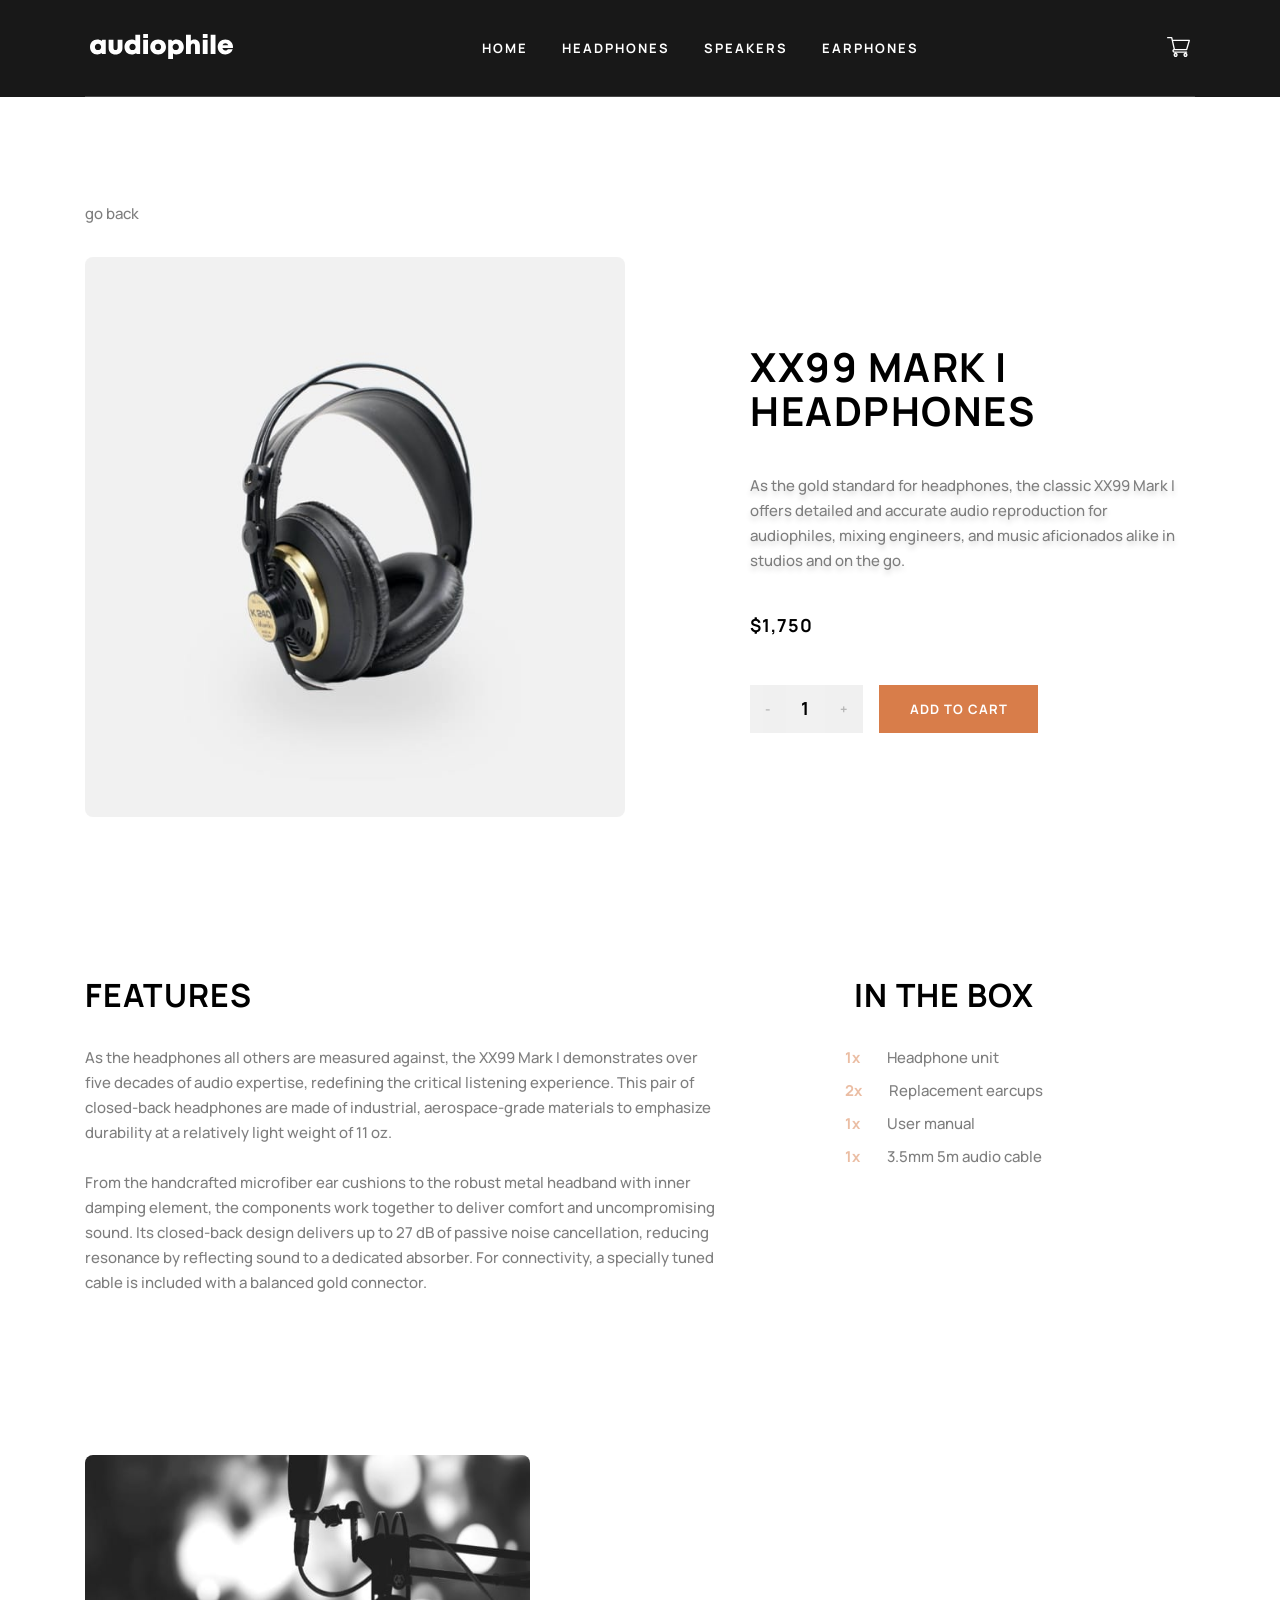
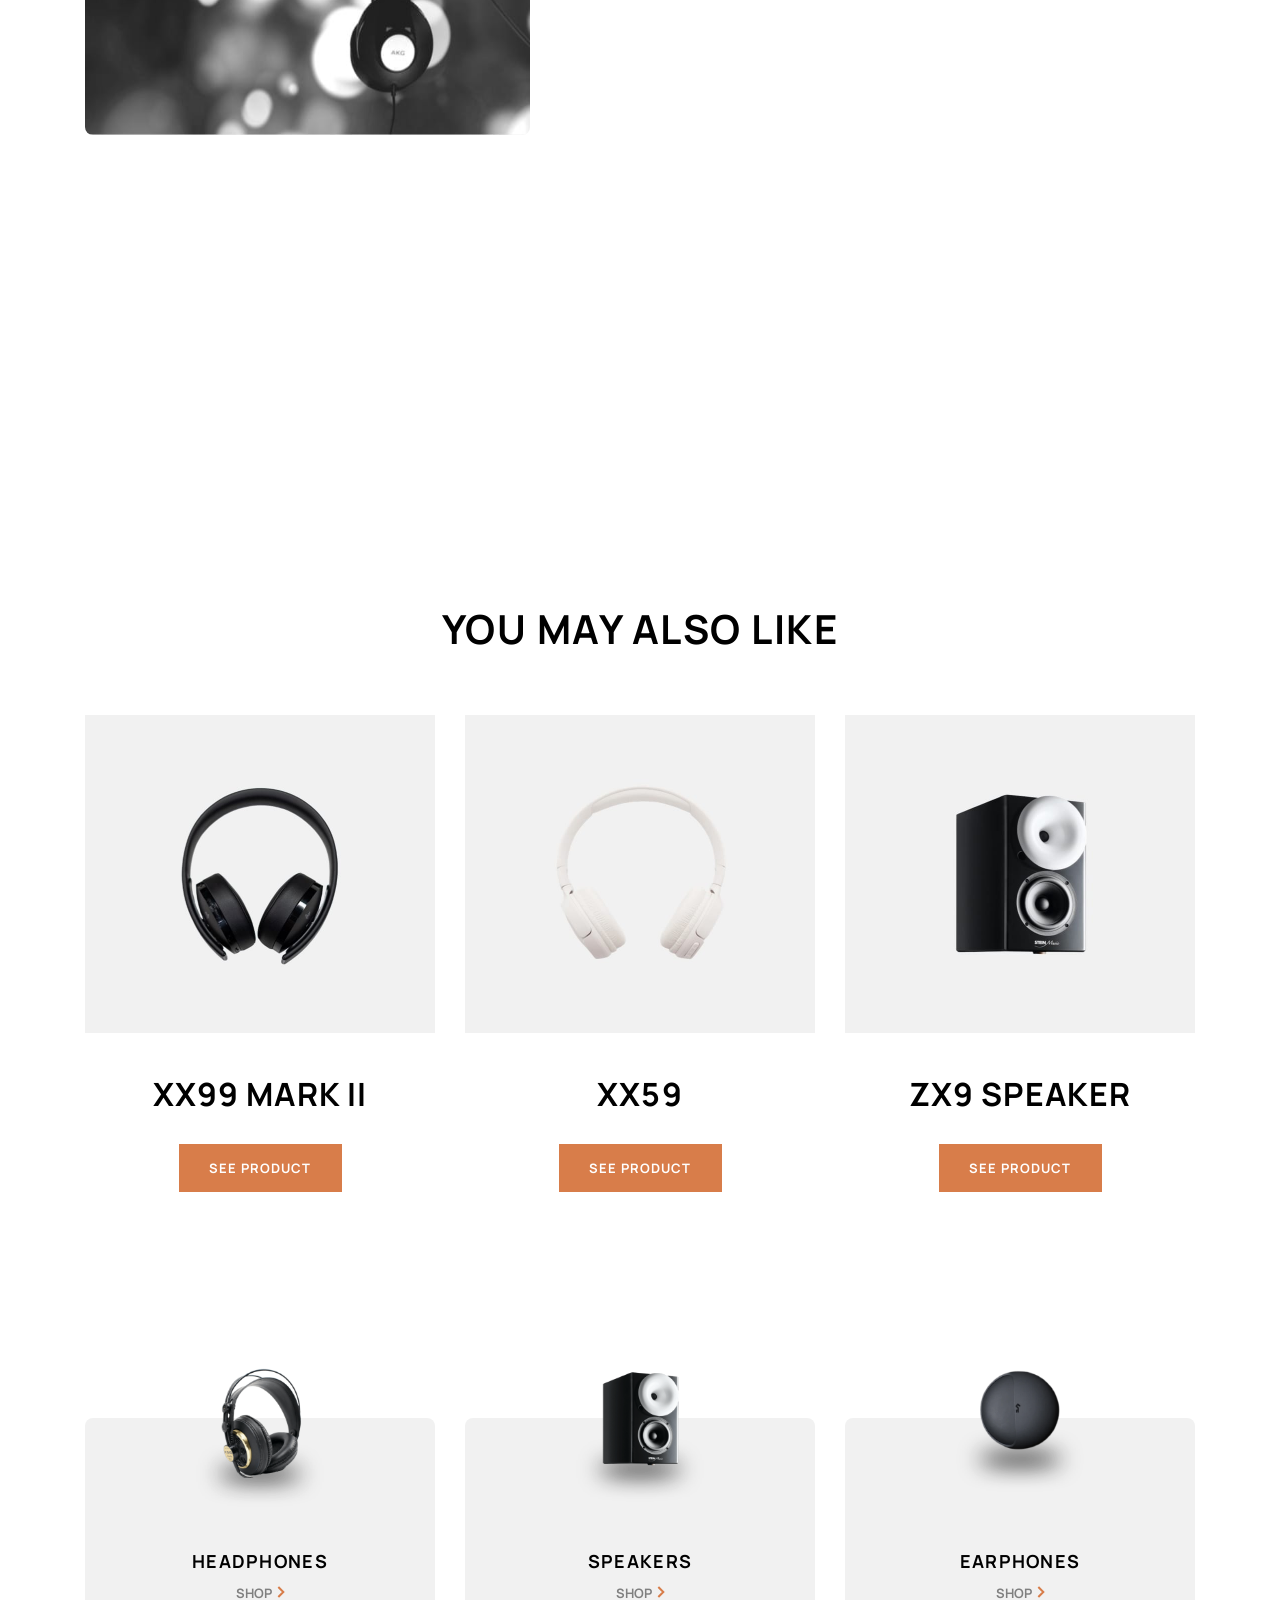
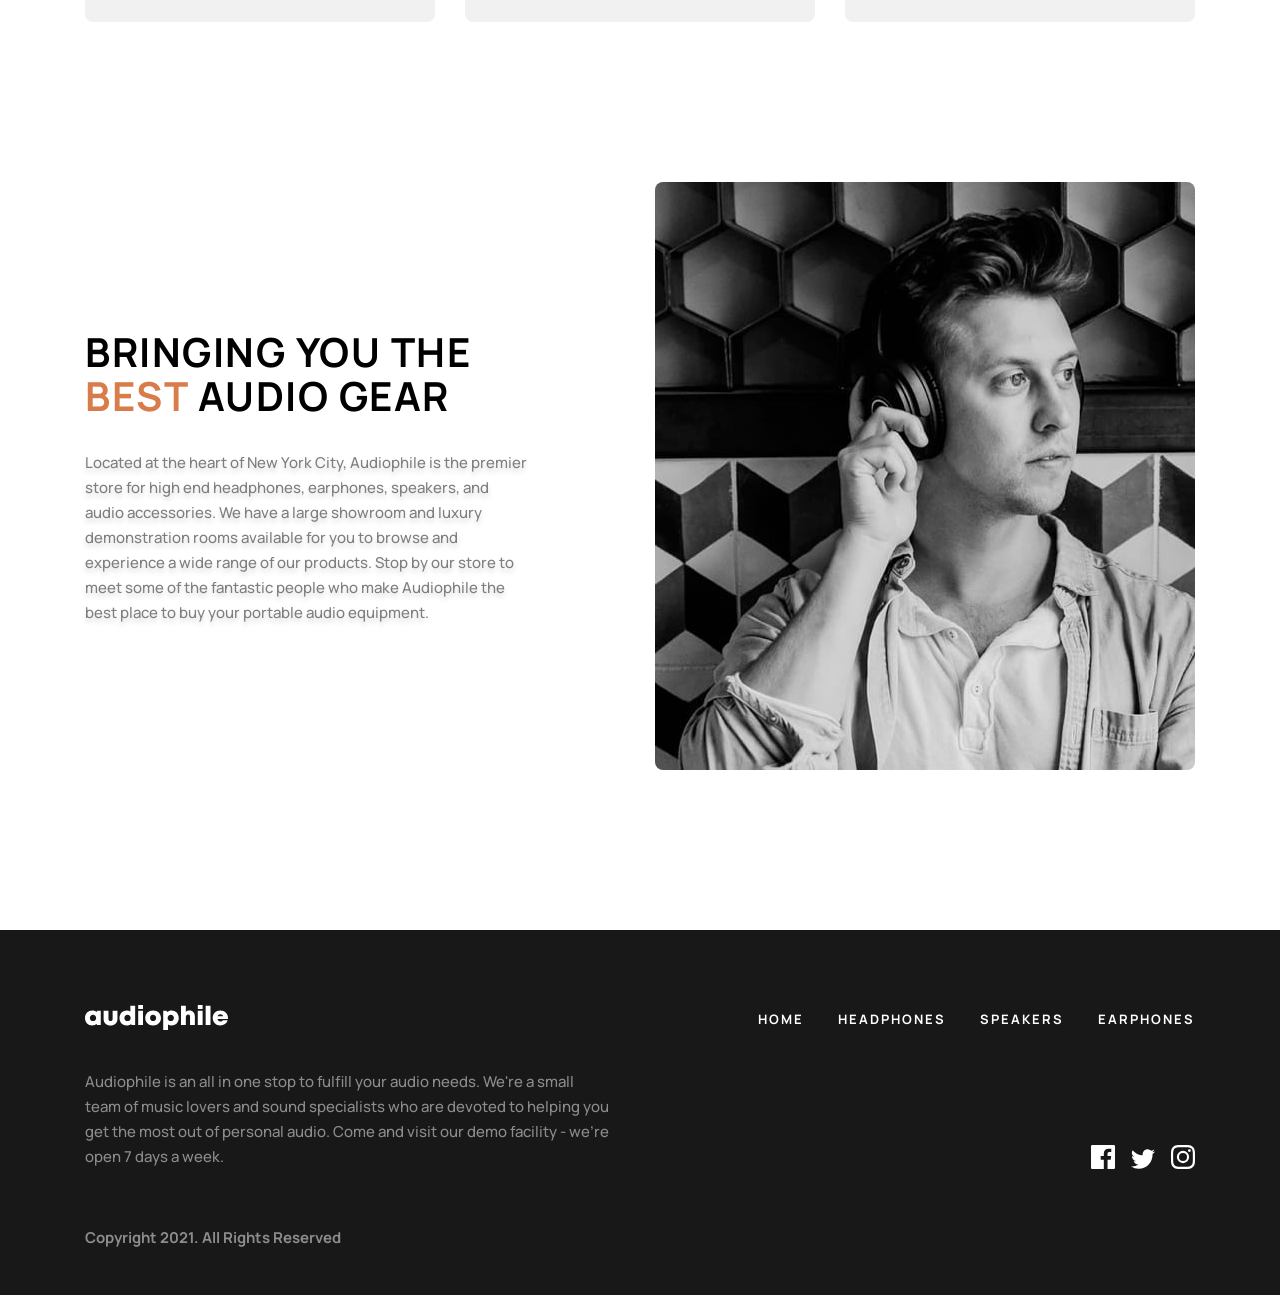
<file: SECTIONS/product-xx99-mark-one-headphones.html>
<!DOCTYPE html>
<html lang="en">
<head>
    <meta charset="UTF-8">
    <meta http-equiv="X-UA-Compatible" content="IE=edge">
    <meta name="viewport" content="width=device-width, initial-scale=1.0">
    <title>Document</title>
    <link rel="stylesheet" href="/CSS/main.css">
</head>
<body>
    <div class="container all-kinds-of-products-wrapper">
        <header>
            <div id="header-container">
                <div id="nav-container">
                    <nav>
                        <div class="burger">
                            <div class="line"></div>
                            <div class="line"></div>
                            <div class="line"></div>
                        </div>
                        <div class="audiophile-logo">
                            <img src="/assets/shared/desktop/logo.svg" alt="audiophile-logo">
                        </div>
                        <ul id="nav-ul">
                            <li id="nav-ul-home"><a href="/index.html">Home</a></li>
                            <li><a href="/SECTIONS/headphones.html">Headphones</a></li>
                            <li><a href="/SECTIONS/speakers.html">Speakers</a></li>
                            <li><a href="/SECTIONS/earphones.html">Earphones</a></li>
                        </ul>
                        <div id="cart">
                            <a href="/SECTIONS/checkout.html"><img src="/assets/shared/desktop/icon-cart.svg" alt="cart"></a>
                        </div>
                    </nav>
                    <hr>
                </div>
            </div>
        </header>
        <main class="main-products-categories">
            <div class="go-back-container">
                <a class="go-back" href="">go back</a>
            </div>
            <div class="one-product-section-category" id="product-xx99-one-main">
                <picture>
                    <source media="(max-width:375px)" srcset="/assets/product-xx99-mark-one-headphones/mobile/image-product.jpg" alt="headphones-xx99-mark-one">
                    <source media="(max-width:768px)" srcset="/assets/product-xx99-mark-one-headphones/tablet/image-product.jpg" alt="headphones-xx99-mark-one">
                    <img src="/assets/product-xx99-mark-one-headphones/desktop/image-product.jpg" alt="headphones-xx99-mark-one">
                </picture>
                <div class="one-product-section-category-text" id="product-xx99-one-main-text">
                    <h2 class="heading-2">XX99 Mark I Headphones</h2>
                    <p class="p-text">As the gold standard for headphones, the classic XX99 Mark I offers detailed and accurate audio reproduction for audiophiles, mixing engineers, and music aficionados alike in studios and on the go.</p>
                    <div class="price-button-wrapper">
                        <p class="price">1,750</p>
                        <div class="quantity-setter-and-button-wrapper">
                            <div class="quantity-setter">
                                <button class="plus-minus" id="minus">-</button>
                                <span class="number-setter">1</span>
                                <button class="plus-minus" id="plus">+</button>
                            </div>
                            <button class="see-product-btn primary-color-btn">Add to cart</button>
                        </div>
                    </div>
                </div>
            </div>
        </main>
        <section>
            <div class="features-and-in-the-box">
                <div class="features-and-text">
                    <h3 class="heading-3">Features</h3>
                    <p>As the headphones all others are measured against, the XX99 Mark I demonstrates over five decades of audio expertise, redefining the critical listening experience. This pair of closed-back headphones are made of industrial, aerospace-grade materials to emphasize durability at a relatively light weight of 11 oz.<br>
                    <br>From the handcrafted microfiber ear cushions to the robust metal headband with inner damping element, the components work together to deliver comfort and uncompromising sound. Its closed-back design delivers up to 27 dB of passive noise cancellation, reducing resonance by reflecting sound to a dedicated absorber. For connectivity, a specially tuned cable is included with a balanced gold connector.</p>
                </div>
                <div class="in-the-box">
                    <h3 class="heading-3">In the box</h3>
                    <ul>
                        <li><span class="colored-number">1x</span> Headphone unit</li>
                        <li><span class="colored-number">2x</span> Replacement earcups</li>
                        <li><span class="colored-number">1x</span> User manual</li>
                        <li><span class="colored-number">1x</span> 3.5mm 5m audio cable</li>
                    </ul>
                </div>
            </div>
        </section>
        <section>
            <div class="image-grid-container">
                <picture class="image-grid image-two-headphones-grid1">
                    <source media="(max-width:375px)" srcset="/assets/product-xx99-mark-one-headphones/mobile/image-gallery-1.jpg" alt="microphone">
                    <source media="(max-width:768px)" srcset="/assets/product-xx99-mark-one-headphones/tablet/image-gallery-1.jpg" alt="microphone">
                    <img src="/assets/product-xx99-mark-one-headphones/desktop/image-gallery-1.jpg" alt="microphone">
                </picture>
                <picture class="image-grid image-two-headphones-grid2">
                    <source media="(max-width:375px)" srcset="/assets/product-xx99-mark-one-headphones/mobile/image-gallery-2.jpg" alt="headphone">
                    <source media="(max-width:768px)" srcset="/assets/product-xx99-mark-one-headphones/tablet/image-gallery-2.jpg" alt="headphone">
                    <img src="/assets/product-xx99-mark-one-headphones/desktop/image-gallery-2.jpg" alt="headphone">
                </picture>
                <picture class="image-grid image-two-headphones-grid3">
                    <source media="(max-width:375px)" srcset="/assets/product-xx99-mark-two-headphones/mobile/image-gallery-3.jpg" alt="headphone">
                    <source media="(max-width:768px)" srcset="/assets/product-xx99-mark-two-headphones/tablet/image-gallery-3.jpg" alt="headphone">
                    <img src="/assets/product-xx99-mark-one-headphones/desktop/image-gallery-3.jpg" alt="headphone">
                </picture>
            </div>
        </section>
        <section>
            <div class="you-may-like">
                <h2 class="heading-2">You may also like</h2>
                <div class="you-may-like-all-wrapper">
                    <div class="you-may-like-product you-may-like-product1">
                        <picture class="you-may-like-product-img">
                            <source media="(max-width:375px)" srcset="/assets/shared/mobile/image-xx99-mark-two-headphones.jpg" alt="headphones xx99 two">
                            <source media="(max-width:768px)" srcset="/assets/shared/tablet/image-xx99-mark-two-headphones.jpg" alt="headphones xx99 two">
                            <img src="/assets/shared/desktop/image-xx99-mark-two-headphones.jpg" alt="headphones xx99 two">
                        </picture>
                        <h3 class="heading-3">XX99 Mark II</h3>
                        <a href="/SECTIONS/product-xx99-mark-two-headphones.html"><button class="see-product-btn primary-color-btn">See product</button></a>
                    </div>
                    <div class="you-may-like-product you-may-like-product2">
                        <picture class="you-may-like-product-img">
                            <source media="(max-width:375px)" srcset="/assets/shared/mobile/image-xx59-headphones.jpg" alt="headphones xx59">
                            <source media="(max-width:768px)" srcset="/assets/shared/tablet/image-xx59-headphones.jpg" alt="headphones xx59">
                            <img src="/assets/shared/desktop/image-xx59-headphones.jpg" alt="headphones xx59">
                        </picture>
                        <h3 class="heading-3">XX59</h3>
                        <a href="/SECTIONS/product-xx59-headphones.html"><button class="see-product-btn primary-color-btn">See product</button></a>
                    </div>
                    <div class="you-may-like-product you-may-like-product3">
                        <picture class="you-may-like-product-img">
                            <source media="(max-width:375px)" srcset="/assets/shared/mobile/image-zx9-speaker.jpg" alt="zx9 speaker">
                            <source media="(max-width:768px)" srcset="/assets/shared/tablet/image-zx9-speaker.jpg" alt="zx9 speaker">
                            <img src="/assets/shared/desktop/image-zx9-speaker.jpg" alt="zx9 speaker">
                        </picture>
                        <h3 class="heading-3">ZX9 speaker</h3>
                        <a href="/SECTIONS/product-zx9-speaker.html"><button class="see-product-btn primary-color-btn">See product</button></a>
                    </div>
                </div>
            </div>
        </section>
        <section class="section-of-products">
            <a href="/SECTIONS/product-xx99-mark-two-headphones.html">
                <div id="section-headphones" class="section-products">
                    <img class="img-section" id="headphone-img-section" src="/assets/shared/desktop/image-category-thumbnail-headphones.png" alt="headphone">
                    <p class="section-name" id="section-headphones">Headphones</p>
                    <p class="section-shop" id="shop-headphones">Shop</p>
                </div>
            </a>
            <a href="/SECTIONS/speakers.html">
                <div id="section-speakers" class="section-products">
                    <img class="img-section" id="speaker-img-section" src="/assets/shared/desktop/image-category-thumbnail-speakers.png" alt="speaker">
                    <p class="section-name" id="section-speakers">Speakers</p>
                    <p class="section-shop" id="shop-speakers">Shop</p>
                </div>
            </a>
            <a href="/SECTIONS/earphones.html">
                <div id="section-earphones" class="section-products">
                    <img class="img-section" id="earphone-img-section" src="/assets/shared/desktop/image-category-thumbnail-earphones.png" alt="aerphone">
                    <p class="section-name" id="section-earphones">Earphones</p>
                    <p class="section-shop" id="shop-earphones">Shop</p>
                </div>
            </a>
        </section>
        <section>
            <div class="product-section-category" id="guy-wrapper">
                <div class="product-section-category-text" id="guy-text">
                    <h2 class="heading-2">Bringing you the <span id="best">best</span> audio gear</h2>
                    <p class="p-text">Located at the heart of New York City, Audiophile is the premier store for high end headphones, earphones, speakers, and audio accessories. We have a large showroom and luxury demonstration rooms available for you to browse and experience a wide range of our products. Stop by our store to meet some of the fantastic people who make Audiophile the best place to buy your portable audio equipment.</p>
                </div>
                <div class="product-section-category-img guy-img">
                    <picture>
                        <source media="(max-width:375px)" srcset="/assets/shared/mobile/image-best-gear.jpg" alt="guy">
                        <source media="(max-width:768px)" srcset="/assets/shared/tablet/image-best-gear.jpg" alt="guy">
                        <img src="/assets/shared/desktop/image-best-gear.jpg" alt="guy">
                    </picture>
                </div>
            </div>
        </section>
        <footer>
            <div id="footer-container">
                <div id="footer-div1">
                    <div class="audiophile-logo">
                        <img src="/assets/shared/desktop/logo.svg" alt="audiophile-logo">
                    </div>
                    <ul>
                        <li id="nav-ul-home"><a href="/index.html">Home</a></li>
                        <li><a href="/SECTIONS/headphones.html">Headphones</a></li>
                        <li><a href="/SECTIONS/speakers.html">Speakers</a></li>
                        <li><a href="/SECTIONS/earphones.html">Earphones</a></li>
                    </ul>
                </div>
                <div id="footer-div2">
                    <div id="footer-text-and-imgs-wrapper-wrapper">
                        <div id="footer-text-and-imgs-wrapper">
                            <p id="footer-text">Audiophile is an all in one stop to fulfill your audio needs. We're a small team of music lovers and sound specialists who are devoted to helping you get the most out of personal audio. Come and visit our demo facility - we’re open 7 days a week.</p>
                            <div id="footer-imgs">
                                <img src="/assets/shared/desktop/icon-facebook.svg" alt="facebook logo">
                                <img src="/assets/shared/desktop/icon-twitter.svg" alt="twitter logo">
                                <img src="/assets/shared/desktop/icon-instagram.svg" alt="instagram logo">
                            </div>
                            <p id="footer-copyright">Copyright 2021. All Rights Reserved</p>
                        </div>
                    </div>
                </div>
            </div>
        </footer> 
    </div>
</body>
</html>
</file>
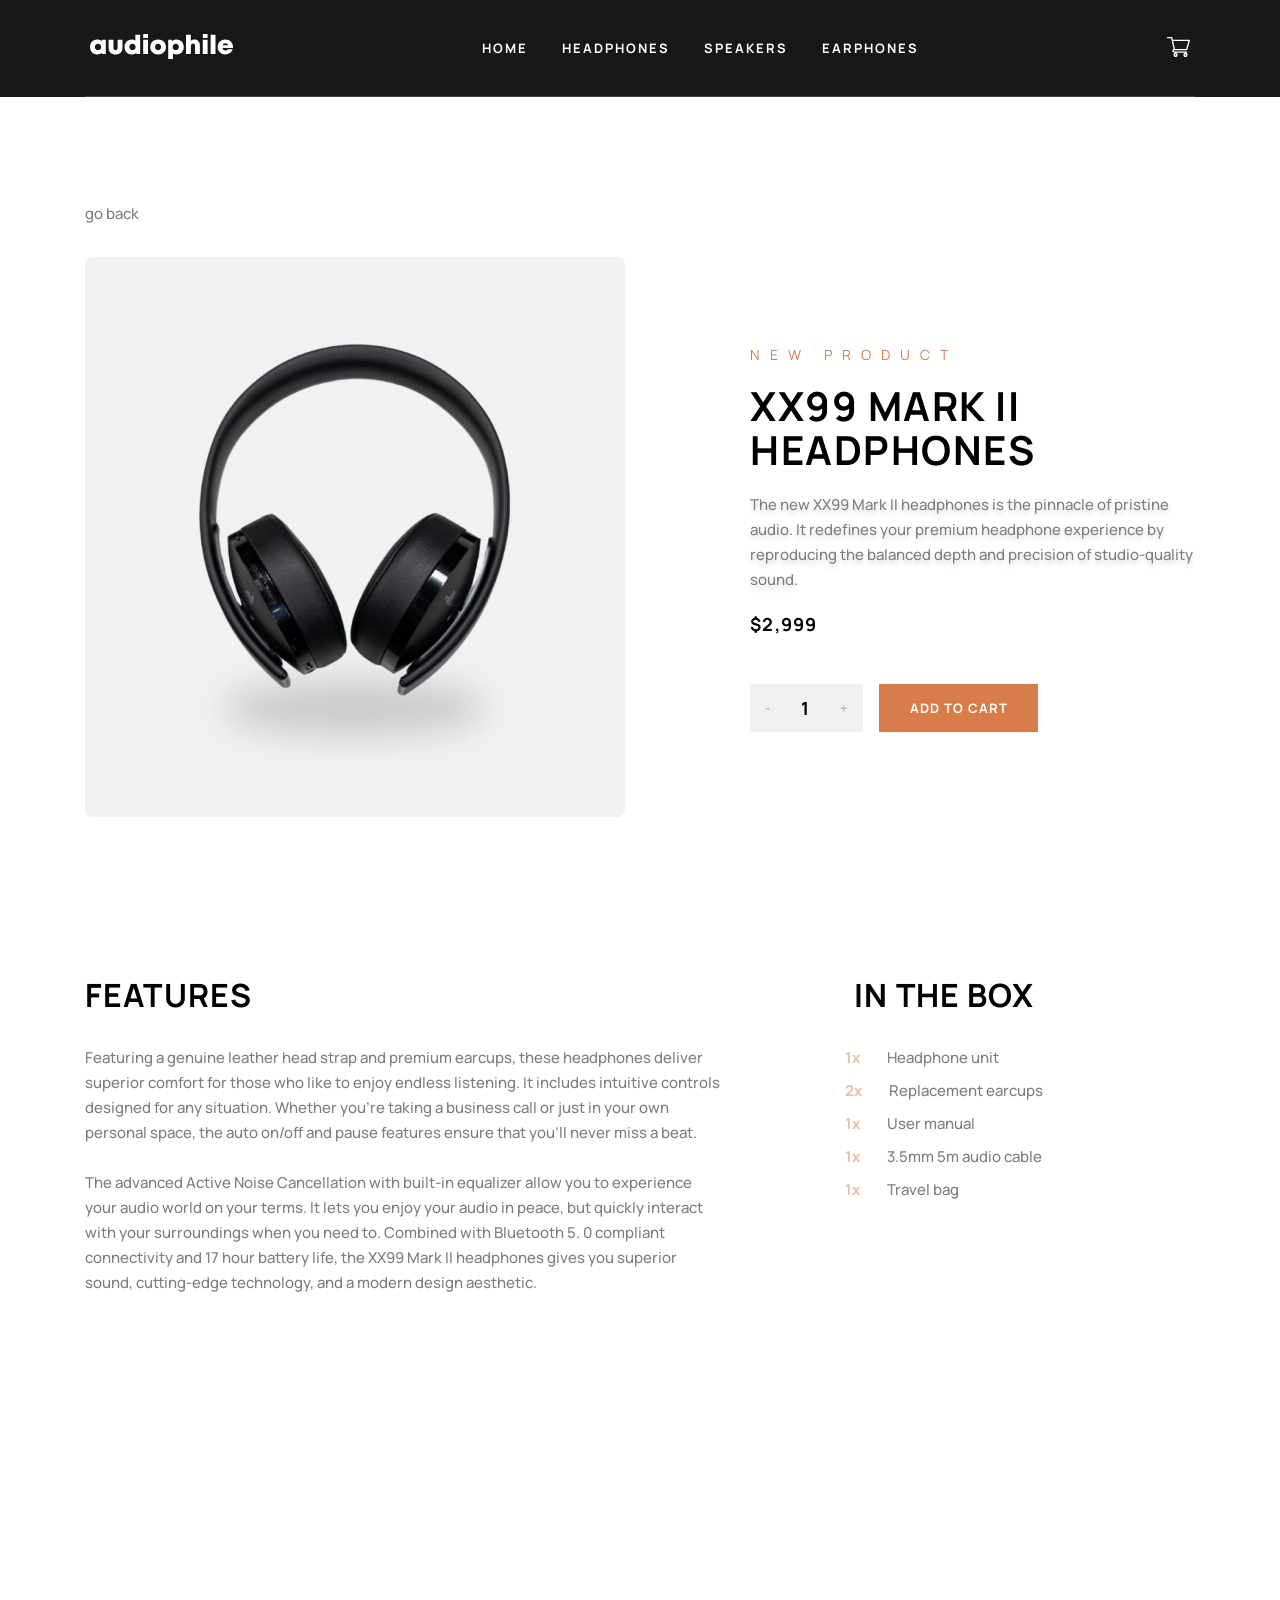
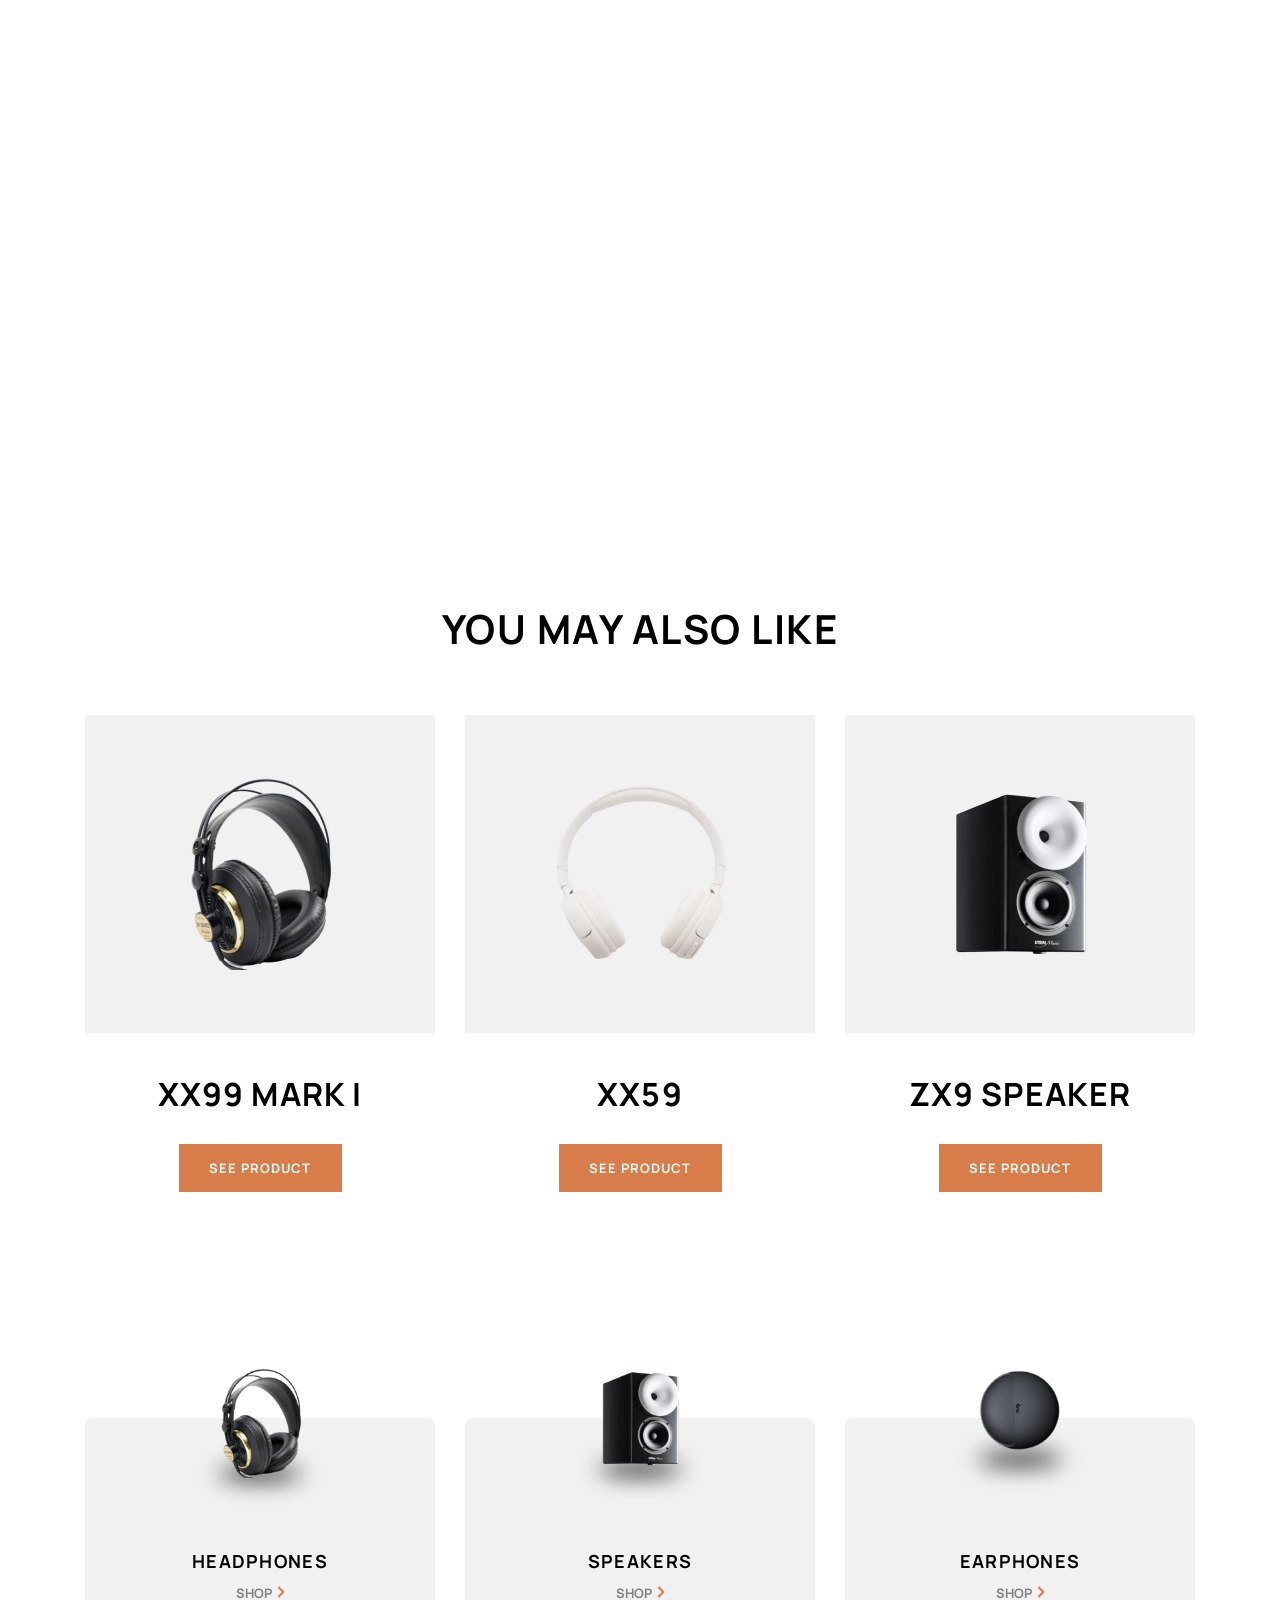
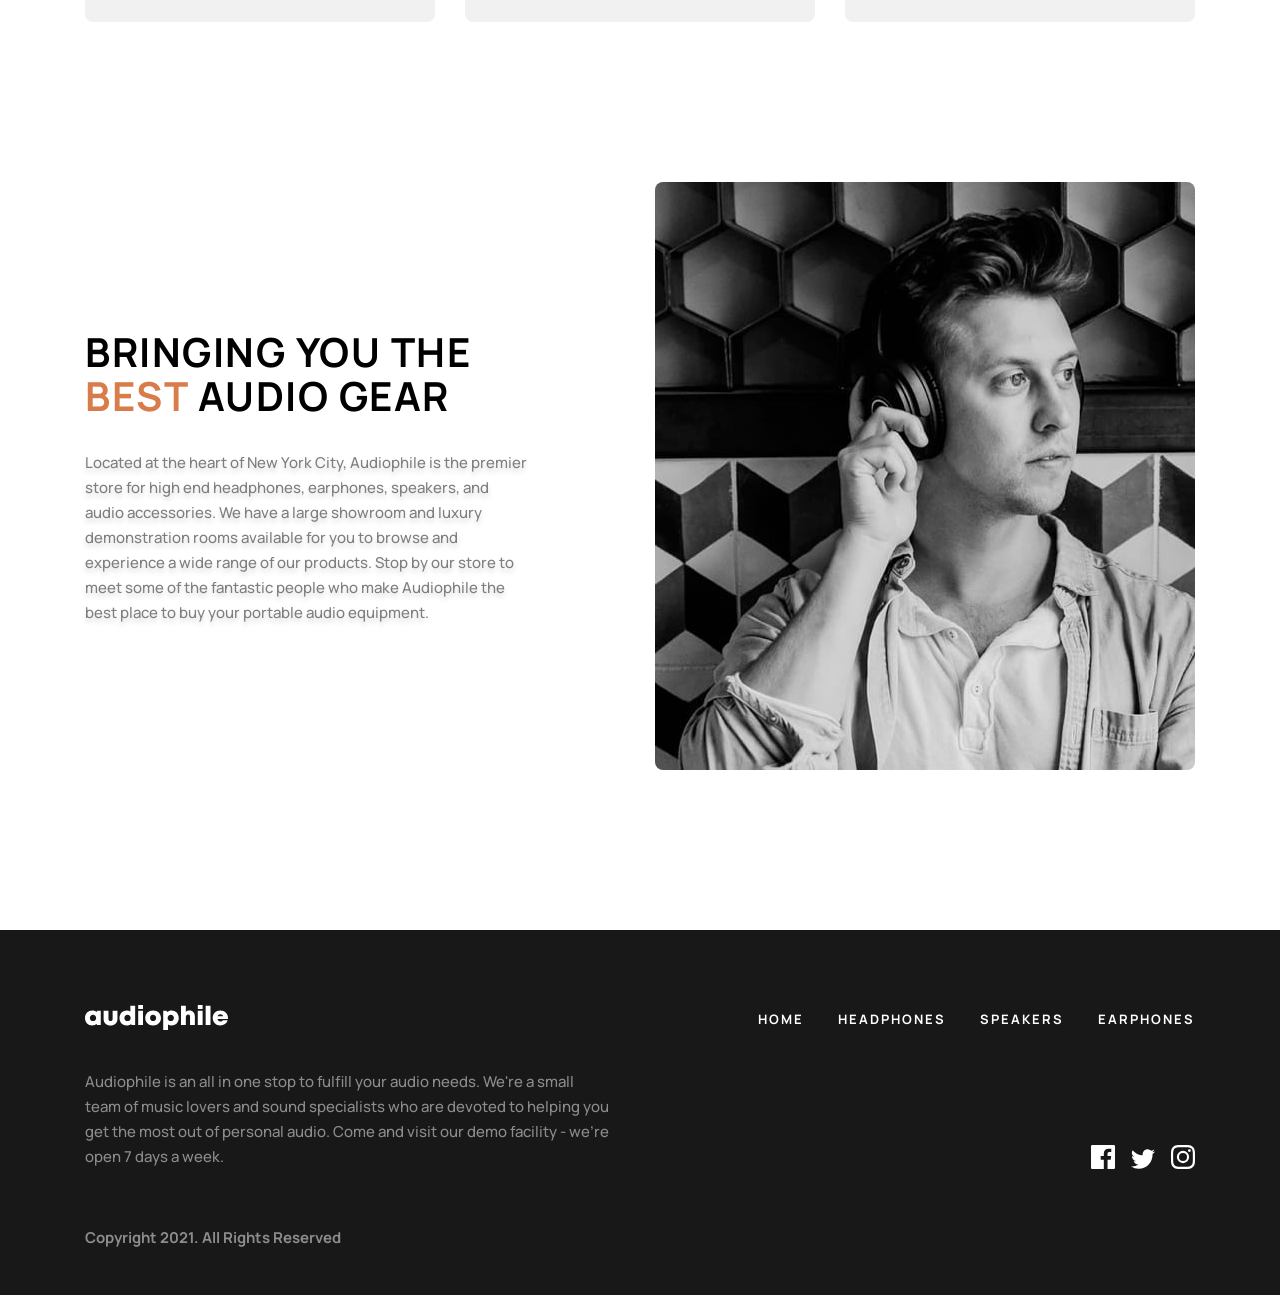
<file: SECTIONS/product-xx99-mark-two-headphones.html>
<!DOCTYPE html>
<html lang="en">
<head>
    <meta charset="UTF-8">
    <meta http-equiv="X-UA-Compatible" content="IE=edge">
    <meta name="viewport" content="width=device-width, initial-scale=1.0">
    <title>Document</title>
    <link rel="stylesheet" href="/CSS/main.css">
</head>
<body>
    <div class="container all-kinds-of-products-wrapper">
        <header>
            <div id="header-container">
                <div id="nav-container">
                    <nav>
                        <div class="burger">
                            <div class="line"></div>
                            <div class="line"></div>
                            <div class="line"></div>
                        </div>
                        <div class="audiophile-logo">
                            <img src="/assets/shared/desktop/logo.svg" alt="audiophile-logo">
                        </div>
                        <ul id="nav-ul">
                            <li id="nav-ul-home"><a href="/index.html">Home</a></li>
                            <li><a href="/SECTIONS/headphones.html">Headphones</a></li>
                            <li><a href="/SECTIONS/speakers.html">Speakers</a></li>
                            <li><a href="/SECTIONS/earphones.html">Earphones</a></li>
                        </ul>
                        <div id="cart">
                            <a href="/SECTIONS/checkout.html"><img src="/assets/shared/desktop/icon-cart.svg" alt="cart"></a>
                        </div>
                    </nav>
                    <hr>
                </div>
            </div>
        </header>
        <main class="main-products-categories">
            <div class="go-back-container">
                <a class="go-back" href="">go back</a>
            </div>
            <div class="one-product-section-category" id="product-xx99-two-main">
                <picture>
                    <source media="(max-width:375px)" srcset="/assets/product-xx99-mark-two-headphones/mobile/image-product.jpg" alt="headphones-xx99-mark-two">
                    <source media="(max-width:768px)" srcset="/assets/product-xx99-mark-two-headphones/tablet/image-product.jpg" alt="headphones-xx99-mark-two">
                    <img src="/assets/product-xx99-mark-two-headphones/desktop/image-product.jpg" alt="headphones-xx99-mark-two">
                </picture>
                <div class="one-product-section-category-text" id="product-xx99-two-main-text">
                    <p class="overline">New product</p>
                    <h2 class="heading-2">XX99 Mark II Headphones</h2>
                    <p class="p-text">The new XX99 Mark II headphones is the pinnacle of pristine audio. It redefines your premium headphone experience by reproducing the balanced depth and precision of studio-quality sound.</p>
                    <div class="price-button-wrapper">
                        <p class="price">2,999</p>
                        <div class="quantity-setter-and-button-wrapper">
                            <div class="quantity-setter">
                                <button class="plus-minus" id="minus">-</button>
                                <span class="number-setter">1</span>
                                <button class="plus-minus" id="plus">+</button>
                            </div>
                            <button class="see-product-btn primary-color-btn">Add to cart</button>
                        </div>
                    </div>
                </div>
            </div>
        </main>
        <section>
            <div class="features-and-in-the-box">
                <div class="features-and-text">
                    <h3 class="heading-3">Features</h3>
                    <p>Featuring a genuine leather head strap and premium earcups, these headphones deliver superior comfort for those who like to enjoy endless listening. It includes intuitive controls designed for any situation. Whether you’re taking a business call or just in your own personal space, the auto on/off and pause features ensure that you’ll never miss a beat.<br>
                    <br>The advanced Active Noise Cancellation with built-in equalizer allow you to experience your audio world on your terms. It lets you enjoy your audio in peace, but quickly interact with your surroundings when you need to. Combined with Bluetooth 5. 0 compliant connectivity and 17 hour battery life, the XX99 Mark II headphones gives you superior sound, cutting-edge technology, and a modern design aesthetic.</p>
                </div>
                <div class="in-the-box">
                    <h3 class="heading-3">In the box</h3>
                    <ul>
                        <li><span class="colored-number">1x</span> Headphone unit</li>
                        <li><span class="colored-number">2x</span> Replacement earcups</li>
                        <li><span class="colored-number">1x</span> User manual</li>
                        <li><span class="colored-number">1x</span> 3.5mm 5m audio cable</li>
                        <li><span class="colored-number">1x</span> Travel bag</li>
                    </ul>
                </div>
            </div>
        </section>
        <section>
            <div class="image-grid-container">
                <picture class="image-grid image-two-headphones-grid1">
                    <source media="(max-width:375px)" srcset="/assets/product-xx99-mark-two-headphones/mobile/image-gallery-1.jpg" alt="guy">
                    <source media="(max-width:768px)" srcset="/assets/product-xx99-mark-two-headphones/tablet/image-gallery-1.jpg" alt="guy">
                    <img src="/assets/product-xx99-mark-two-headphones/desktop/image-gallery-1.jpg" alt="guy">
                </picture>
                <picture class="image-grid image-two-headphones-grid2">
                    <source media="(max-width:375px)" srcset="/assets/product-xx99-mark-two-headphones/mobile/image-gallery-2.jpg" alt="headphone">
                    <source media="(max-width:768px)" srcset="/assets/product-xx99-mark-two-headphones/tablet/image-gallery-2.jpg" alt="headphone">
                    <img src="/assets/product-xx99-mark-two-headphones/desktop/image-gallery-2.jpg" alt="headphone">
                </picture>
                <picture class="image-grid image-two-headphones-grid3">
                    <source media="(max-width:375px)" srcset="/assets/product-xx99-mark-two-headphones/mobile/image-gallery-3.jpg" alt="headphone">
                    <source media="(max-width:768px)" srcset="/assets/product-xx99-mark-two-headphones/tablet/image-gallery-3.jpg" alt="headphone">
                    <img src="/assets/product-xx99-mark-two-headphones/desktop/image-gallery-3.jpg" alt="headphone">
                </picture>
            </div>
        </section>
        <section>
            <div class="you-may-like">
                <h2 class="heading-2">You may also like</h2>
                <div class="you-may-like-all-wrapper">
                    <div class="you-may-like-product you-may-like-product1">
                        <picture class="you-may-like-product-img">
                            <source media="(max-width:375px)" srcset="/assets/shared/mobile/image-xx99-mark-one-headphones.jpg" alt="headphones xx99 one">
                            <source media="(max-width:768px)" srcset="/assets/shared/tablet/image-xx99-mark-one-headphones.jpg" alt="headphones xx99 one">
                            <img src="/assets/shared/desktop/image-xx99-mark-one-headphones.jpg" alt="headphones xx99 one">
                        </picture>
                        <h3 class="heading-3">XX99 Mark I</h3>
                        <a href="/SECTIONS/product-xx99-mark-one-headphones.html"><button class="see-product-btn primary-color-btn">See product</button></a>
                    </div>
                    <div class="you-may-like-product you-may-like-product2">
                        <picture class="you-may-like-product-img">
                            <source media="(max-width:375px)" srcset="/assets/shared/mobile/image-xx59-headphones.jpg" alt="headphones xx59">
                            <source media="(max-width:768px)" srcset="/assets/shared/tablet/image-xx59-headphones.jpg" alt="headphones xx59">
                            <img src="/assets/shared/desktop/image-xx59-headphones.jpg" alt="headphones xx59">
                        </picture>
                        <h3 class="heading-3">XX59</h3>
                        <a href="/SECTIONS/product-xx59-headphones.html"><button class="see-product-btn primary-color-btn">See product</button></a>
                    </div>
                    <div class="you-may-like-product you-may-like-product3">
                        <picture class="you-may-like-product-img">
                            <source media="(max-width:375px)" srcset="/assets/shared/mobile/image-zx9-speaker.jpg" alt="zx9 speaker">
                            <source media="(max-width:768px)" srcset="/assets/shared/tablet/image-zx9-speaker.jpg" alt="zx9 speaker">
                            <img src="/assets/shared/desktop/image-zx9-speaker.jpg" alt="zx9 speaker">
                        </picture>
                        <h3 class="heading-3">ZX9 speaker</h3>
                        <a href="/SECTIONS/product-zx9-speaker.html"><button class="see-product-btn primary-color-btn">See product</button></a>
                    </div>
                </div>
            </div>
        </section>
        <section class="section-of-products">
            <a href="/SECTIONS/product-xx99-mark-two-headphones.html">
                <div id="section-headphones" class="section-products">
                    <img class="img-section" id="headphone-img-section" src="/assets/shared/desktop/image-category-thumbnail-headphones.png" alt="headphone">
                    <p class="section-name" id="section-headphones">Headphones</p>
                    <p class="section-shop" id="shop-headphones">Shop</p>
                </div>
            </a>
            <a href="/SECTIONS/speakers.html">
                <div id="section-speakers" class="section-products">
                    <img class="img-section" id="speaker-img-section" src="/assets/shared/desktop/image-category-thumbnail-speakers.png" alt="speaker">
                    <p class="section-name" id="section-speakers">Speakers</p>
                    <p class="section-shop" id="shop-speakers">Shop</p>
                </div>
            </a>
            <a href="/SECTIONS/earphones.html">
                <div id="section-earphones" class="section-products">
                    <img class="img-section" id="earphone-img-section" src="/assets/shared/desktop/image-category-thumbnail-earphones.png" alt="aerphone">
                    <p class="section-name" id="section-earphones">Earphones</p>
                    <p class="section-shop" id="shop-earphones">Shop</p>
                </div>
            </a>
        </section>
        <section>
            <div class="product-section-category" id="guy-wrapper">
                <div class="product-section-category-text" id="guy-text">
                    <h2 class="heading-2">Bringing you the <span id="best">best</span> audio gear</h2>
                    <p class="p-text">Located at the heart of New York City, Audiophile is the premier store for high end headphones, earphones, speakers, and audio accessories. We have a large showroom and luxury demonstration rooms available for you to browse and experience a wide range of our products. Stop by our store to meet some of the fantastic people who make Audiophile the best place to buy your portable audio equipment.</p>
                </div>
                <div class="product-section-category-img guy-img">
                    <picture>
                        <source media="(max-width:375px)" srcset="/assets/shared/mobile/image-best-gear.jpg" alt="guy">
                        <source media="(max-width:768px)" srcset="/assets/shared/tablet/image-best-gear.jpg" alt="guy">
                        <img src="/assets/shared/desktop/image-best-gear.jpg" alt="guy">
                    </picture>
                </div>
            </div>
        </section>
        <footer>
            <div id="footer-container">
                <div id="footer-div1">
                    <div class="audiophile-logo">
                        <img src="/assets/shared/desktop/logo.svg" alt="audiophile-logo">
                    </div>
                    <ul>
                        <li id="nav-ul-home"><a href="/index.html">Home</a></li>
                        <li><a href="/SECTIONS/headphones.html">Headphones</a></li>
                        <li><a href="/SECTIONS/speakers.html">Speakers</a></li>
                        <li><a href="/SECTIONS/earphones.html">Earphones</a></li>
                    </ul>
                </div>
                <div id="footer-div2">
                    <div id="footer-text-and-imgs-wrapper-wrapper">
                        <div id="footer-text-and-imgs-wrapper">
                            <p id="footer-text">Audiophile is an all in one stop to fulfill your audio needs. We're a small team of music lovers and sound specialists who are devoted to helping you get the most out of personal audio. Come and visit our demo facility - we’re open 7 days a week.</p>
                            <div id="footer-imgs">
                                <img src="/assets/shared/desktop/icon-facebook.svg" alt="facebook logo">
                                <img src="/assets/shared/desktop/icon-twitter.svg" alt="twitter logo">
                                <img src="/assets/shared/desktop/icon-instagram.svg" alt="instagram logo">
                            </div>
                            <p id="footer-copyright">Copyright 2021. All Rights Reserved</p>
                        </div>
                    </div>
                </div>
            </div>
        </footer> 
    </div>
</body>
</html>
</file>
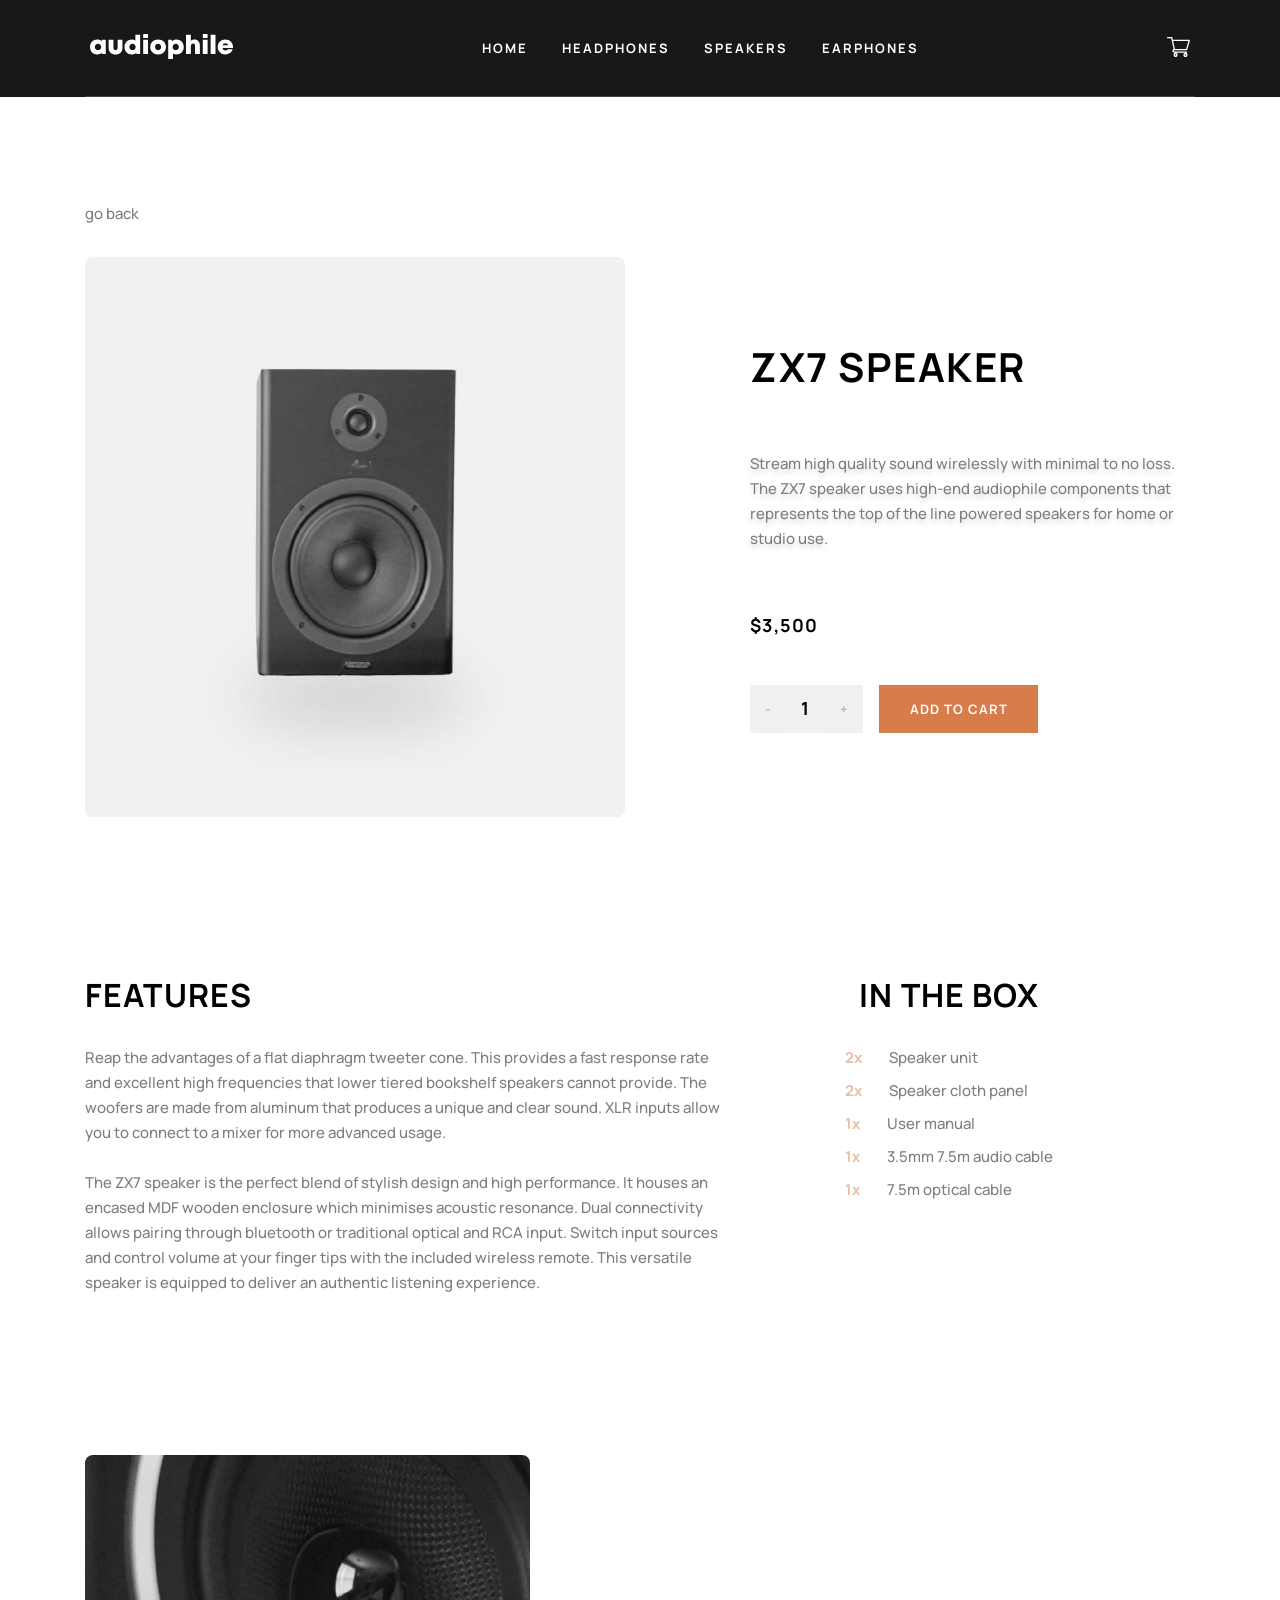
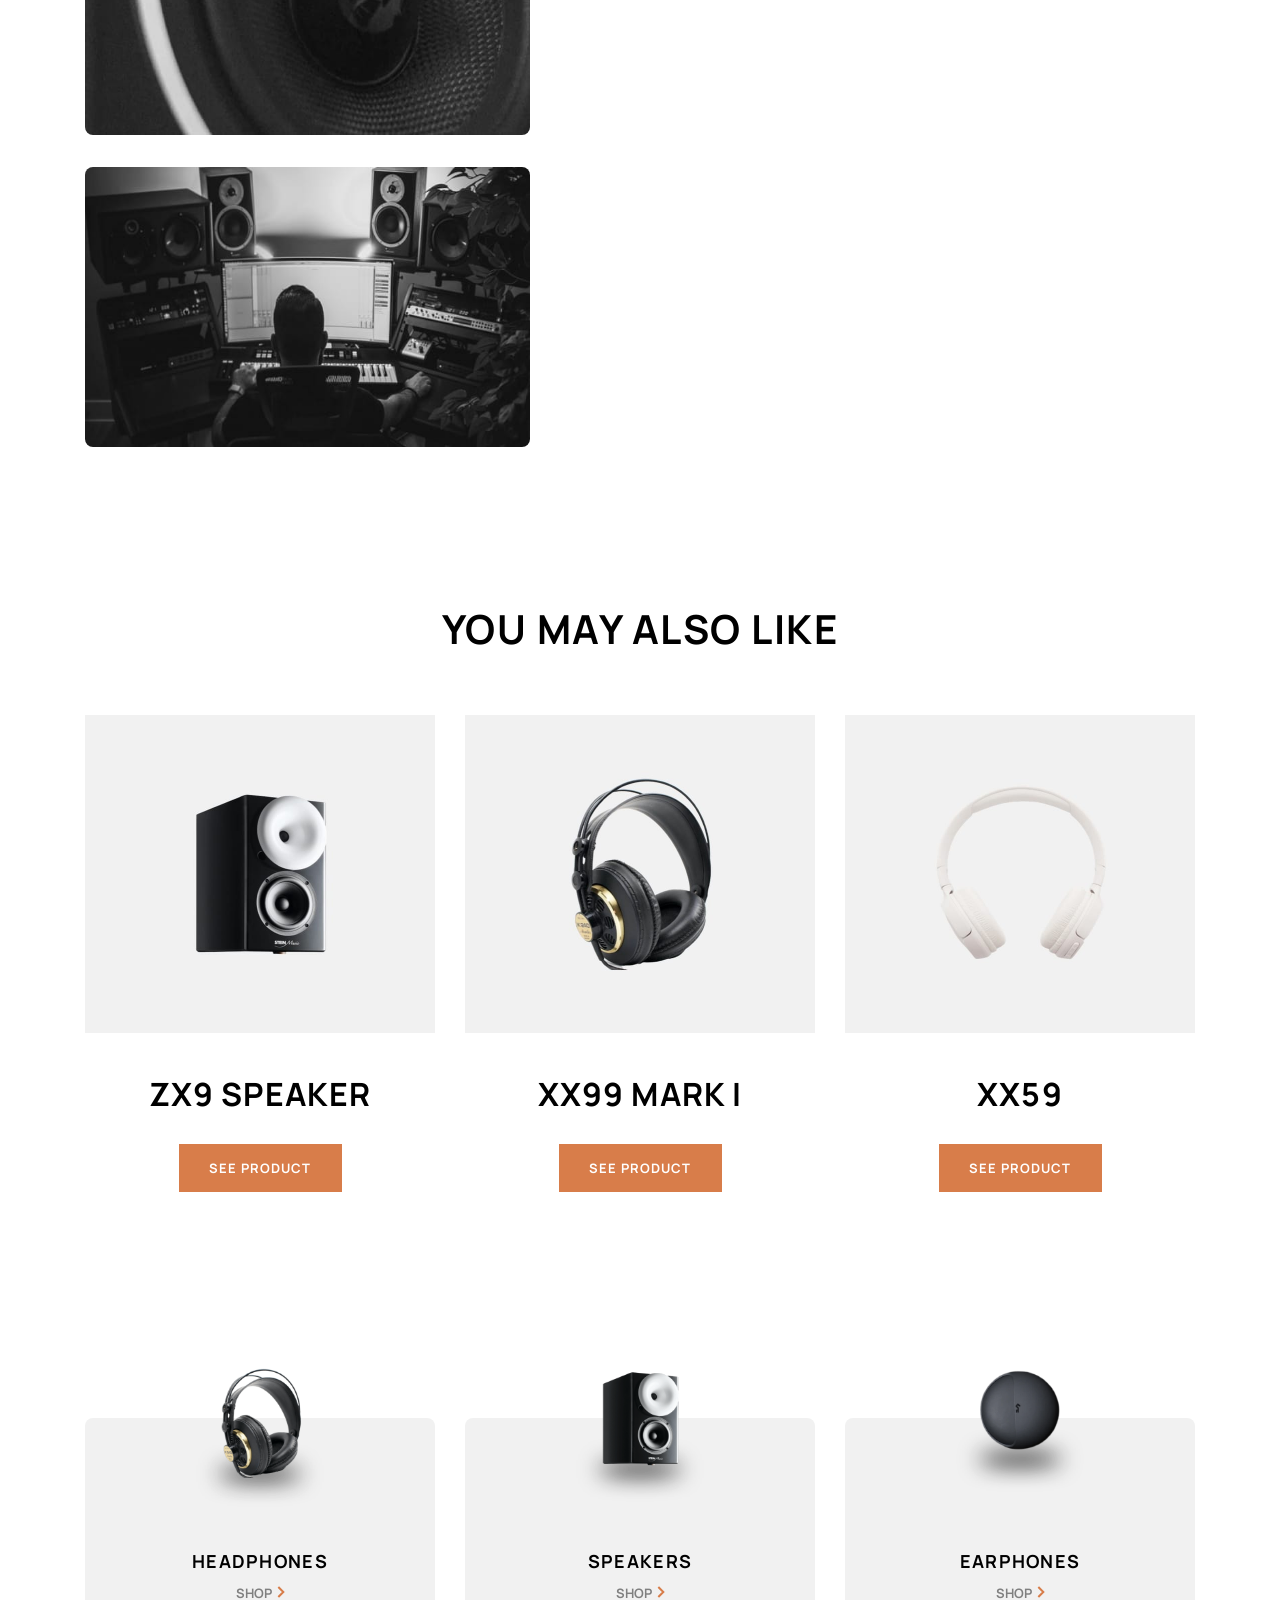
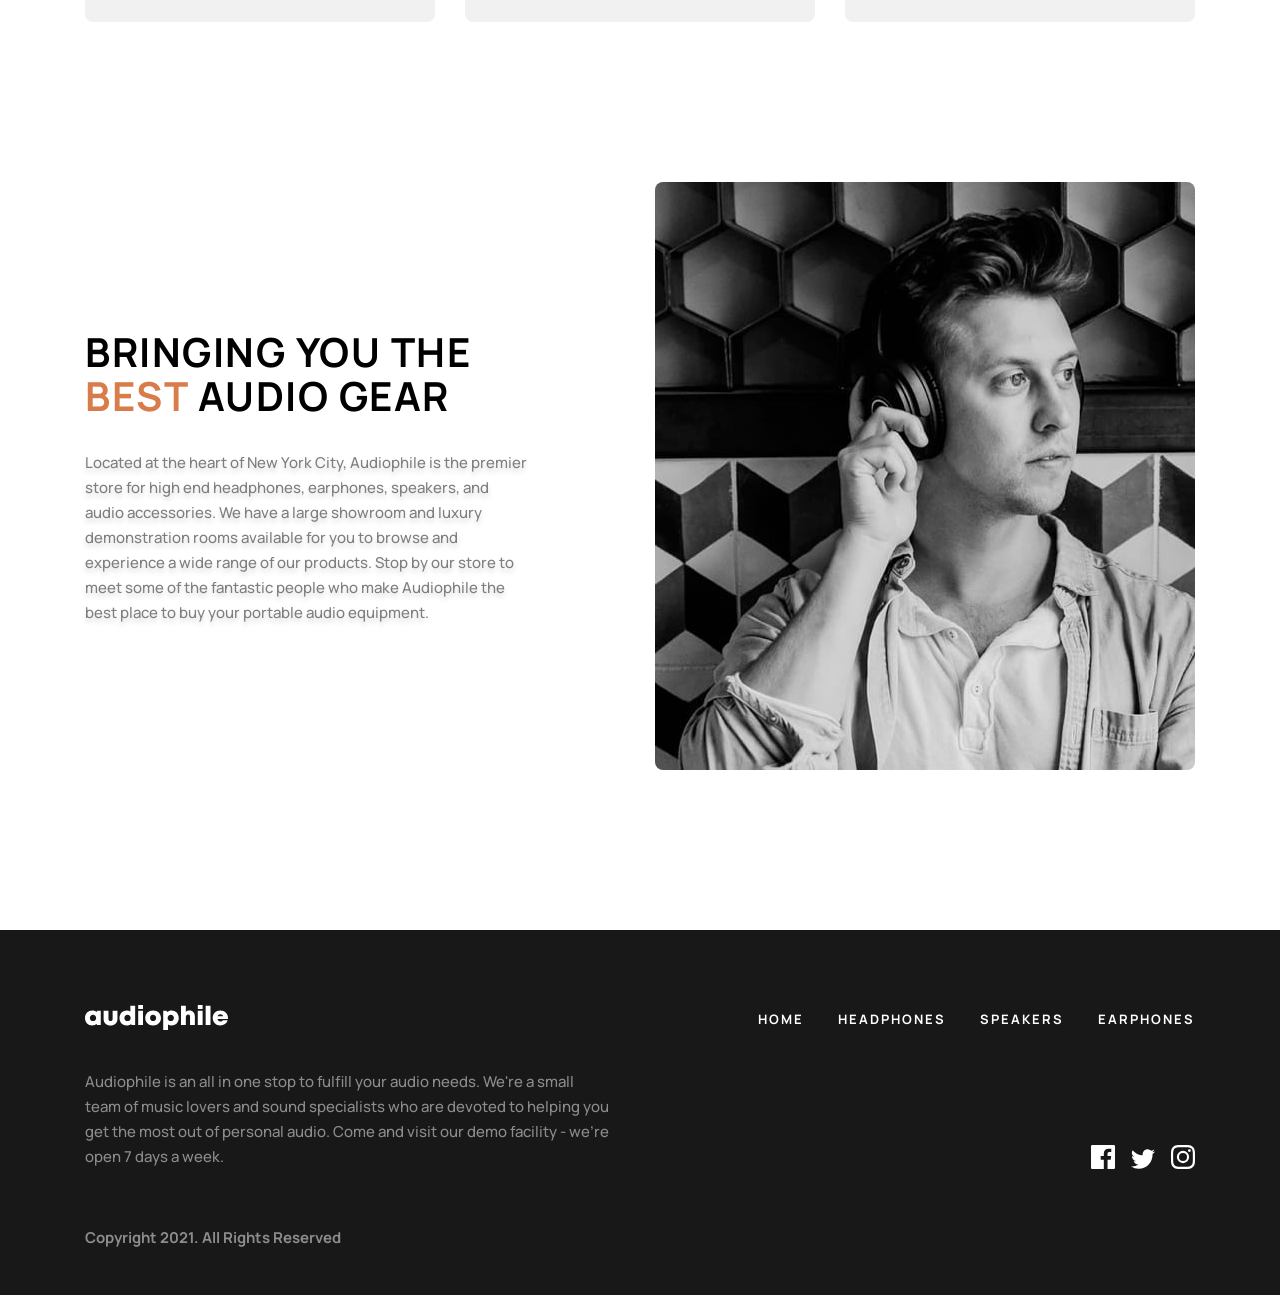
<file: SECTIONS/product-zx7-speaker.html>
<!DOCTYPE html>
<html lang="en">
<head>
    <meta charset="UTF-8">
    <meta http-equiv="X-UA-Compatible" content="IE=edge">
    <meta name="viewport" content="width=device-width, initial-scale=1.0">
    <title>Document</title>
    <link rel="stylesheet" href="/CSS/main.css">
</head>
<body>
    <div class="container all-kinds-of-products-wrapper">
        <header>
            <div id="header-container">
                <div id="nav-container">
                    <nav>
                        <div class="burger">
                            <div class="line"></div>
                            <div class="line"></div>
                            <div class="line"></div>
                        </div>
                        <div class="audiophile-logo">
                            <img src="/assets/shared/desktop/logo.svg" alt="audiophile-logo">
                        </div>
                        <ul id="nav-ul">
                            <li id="nav-ul-home"><a href="/index.html">Home</a></li>
                            <li><a href="/SECTIONS/headphones.html">Headphones</a></li>
                            <li><a href="/SECTIONS/speakers.html">Speakers</a></li>
                            <li><a href="/SECTIONS/earphones.html">Earphones</a></li>
                        </ul>
                        <div id="cart">
                            <a href="/SECTIONS/checkout.html"><img src="/assets/shared/desktop/icon-cart.svg" alt="cart"></a>
                        </div>
                    </nav>
                    <hr>
                </div>
            </div>
        </header>
        <main class="main-products-categories">
            <div class="go-back-container">
                <a class="go-back" href="">go back</a>
            </div>
            <div class="one-product-section-category" id="product-speaker-zx7-main">
                <picture>
                    <source media="(max-width:375px)" srcset="/assets/product-zx7-speaker/mobile/image-product.jpg" alt="speaker-zx9">
                    <source media="(max-width:768px)" srcset="/assets/product-zx7-speaker/tablet/image-product.jpg" alt="speaker-zx9">
                    <img src="/assets/product-zx7-speaker/desktop/image-product.jpg" alt="speaker-zx9">
                </picture>
                <div class="one-product-section-category-text" id="product-speaker-zx7-text">
                    <h2 class="heading-2">ZX7 Speaker</h2>
                    <p class="p-text">Stream high quality sound wirelessly with minimal to no loss. The ZX7 speaker uses high-end audiophile components that represents the top of the line powered speakers for home or studio use.</p>
                    <div class="price-button-wrapper">
                        <p class="price">3,500</p>
                        <div class="quantity-setter-and-button-wrapper">
                            <div class="quantity-setter">
                                <button class="plus-minus" id="minus">-</button>
                                <span class="number-setter">1</span>
                                <button class="plus-minus" id="plus">+</button>
                            </div>
                            <button class="see-product-btn primary-color-btn">Add to cart</button>
                        </div>
                    </div>
                </div>
            </div>
        </main>
        <section>
            <div class="features-and-in-the-box">
                <div class="features-and-text">
                    <h3 class="heading-3">Features</h3>
                    <p>Reap the advantages of a flat diaphragm tweeter cone. This provides a fast response rate and excellent high frequencies that lower tiered bookshelf speakers cannot provide. The woofers are made from aluminum that produces a unique and clear sound. XLR inputs allow you to connect to a mixer for more advanced usage.<br>
                    <br>The ZX7 speaker is the perfect blend of stylish design and high performance. It houses an encased MDF wooden enclosure which minimises acoustic resonance. Dual connectivity allows pairing through bluetooth or traditional optical and RCA input. Switch input sources and control volume at your finger tips with the included wireless remote. This versatile speaker is equipped to deliver an authentic listening experience.</p>
                </div>
                <div class="in-the-box">
                    <h3 class="heading-3">In the box</h3>
                    <ul>
                        <li><span class="colored-number">2x</span> Speaker unit</li>
                        <li><span class="colored-number">2x</span> Speaker cloth panel</li>
                        <li><span class="colored-number">1x</span> User manual</li>
                        <li><span class="colored-number">1x</span> 3.5mm 7.5m audio cable</li>
                        <li><span class="colored-number">1x</span> 7.5m optical cable</li>
                    </ul>
                </div>
            </div>
        </section>
        <section>
            <div class="image-grid-container">
                <picture class="image-grid image-two-headphones-grid1">
                    <source media="(max-width:375px)" srcset="/assets/product-zx7-speaker/mobile/image-gallery-1.jpg" alt="speaker">
                    <source media="(max-width:768px)" srcset="/assets/product-zx7-speaker/tablet/image-gallery-1.jpg" alt="speaker">
                    <img src="/assets/product-zx7-speaker/desktop/image-gallery-1.jpg" alt="speaker">
                </picture>
                <picture class="image-grid image-two-headphones-grid2">
                    <source media="(max-width:375px)" srcset="/assets/product-zx7-speaker/mobile/image-gallery-2.jpg" alt="speaker">
                    <source media="(max-width:768px)" srcset="/assets/product-zx7-speaker/tablet/image-gallery-2.jpg" alt="speaker">
                    <img src="/assets/product-zx7-speaker/desktop/image-gallery-2.jpg" alt="speaker">
                </picture>
                <picture class="image-grid image-two-headphones-grid3">
                    <source media="(max-width:375px)" srcset="/assets/product-zx7-speaker/mobile/image-gallery-3.jpg" alt="speaker">
                    <source media="(max-width:768px)" srcset="/assets/product-zx7-speaker/tablet/image-gallery-3.jpg" alt="speaker">
                    <img src="/assets/product-zx7-speaker/desktop/image-gallery-3.jpg" alt="speaker">
                </picture>
            </div>
        </section>
        <section>
            <div class="you-may-like">
                <h2 class="heading-2">You may also like</h2>
                <div class="you-may-like-all-wrapper">
                    <div class="you-may-like-product you-may-like-product1">
                        <picture class="you-may-like-product-img">
                            <source media="(max-width:375px)" srcset="/assets/shared/mobile/image-zx9-speaker.jpg" alt="ZX7 Speaker">
                            <source media="(max-width:768px)" srcset="/assets/shared/tablet/image-zx9-speaker.jpg" alt="ZX7 Speaker">
                            <img src="/assets/shared/desktop/image-zx9-speaker.jpg" alt="ZX7 Speaker">
                        </picture>
                        <h3 class="heading-3">ZX9 Speaker</h3>
                        <a href="/SECTIONS/product-zx9-speaker.html"><button class="see-product-btn primary-color-btn">See product</button></a>
                    </div>
                    <div class="you-may-like-product you-may-like-product2">
                        <picture class="you-may-like-product-img">
                            <source media="(max-width:375px)" srcset="/assets/shared/mobile/image-xx99-mark-one-headphones.jpg" alt="headphones xx99 one">
                            <source media="(max-width:768px)" srcset="/assets/shared/tablet/image-xx99-mark-one-headphones.jpg" alt="headphones xx99 one">
                            <img src="/assets/shared/desktop/image-xx99-mark-one-headphones.jpg" alt="headphones xx99 one">
                        </picture>
                        <h3 class="heading-3">XX99 Mark I</h3>
                        <a href="/SECTIONS/product-xx99-mark-one-headphones.html"><button class="see-product-btn primary-color-btn">See product</button></a>
                    </div>
                    <div class="you-may-like-product you-may-like-product3">
                        <picture class="you-may-like-product-img">
                            <source media="(max-width:375px)" srcset="/assets/shared/desktop/image-xx59-headphones.jpg" alt="headphones xx59">
                            <source media="(max-width:768px)" srcset="/assets/shared/desktop/image-xx59-headphones.jpg" alt="headphones xx59">
                            <img src="/assets/shared/desktop/image-xx59-headphones.jpg" alt="headphones xx59">
                        </picture>
                        <h3 class="heading-3">XX59</h3>
                        <a href="/SECTIONS/product-xx59-headphones.html"><button class="see-product-btn primary-color-btn">See product</button></a>
                    </div>
                </div>
            </div>
        </section>
        <section class="section-of-products">
            <a href="/SECTIONS/product-xx99-mark-two-headphones.html">
                <div id="section-headphones" class="section-products">
                    <img class="img-section" id="headphone-img-section" src="/assets/shared/desktop/image-category-thumbnail-headphones.png" alt="headphone">
                    <p class="section-name" id="section-headphones">Headphones</p>
                    <p class="section-shop" id="shop-headphones">Shop</p>
                </div>
            </a>
            <a href="/SECTIONS/speakers.html">
                <div id="section-speakers" class="section-products">
                    <img class="img-section" id="speaker-img-section" src="/assets/shared/desktop/image-category-thumbnail-speakers.png" alt="speaker">
                    <p class="section-name" id="section-speakers">Speakers</p>
                    <p class="section-shop" id="shop-speakers">Shop</p>
                </div>
            </a>
            <a href="/SECTIONS/earphones.html">
                <div id="section-earphones" class="section-products">
                    <img class="img-section" id="earphone-img-section" src="/assets/shared/desktop/image-category-thumbnail-earphones.png" alt="aerphone">
                    <p class="section-name" id="section-earphones">Earphones</p>
                    <p class="section-shop" id="shop-earphones">Shop</p>
                </div>
            </a>
        </section>
        <section>
            <div class="product-section-category" id="guy-wrapper">
                <div class="product-section-category-text" id="guy-text">
                    <h2 class="heading-2">Bringing you the <span id="best">best</span> audio gear</h2>
                    <p class="p-text">Located at the heart of New York City, Audiophile is the premier store for high end headphones, earphones, speakers, and audio accessories. We have a large showroom and luxury demonstration rooms available for you to browse and experience a wide range of our products. Stop by our store to meet some of the fantastic people who make Audiophile the best place to buy your portable audio equipment.</p>
                </div>
                <div class="product-section-category-img guy-img">
                    <picture>
                        <source media="(max-width:375px)" srcset="/assets/shared/mobile/image-best-gear.jpg" alt="guy">
                        <source media="(max-width:768px)" srcset="/assets/shared/tablet/image-best-gear.jpg" alt="guy">
                        <img src="/assets/shared/desktop/image-best-gear.jpg" alt="guy">
                    </picture>
                </div>
            </div>
        </section>
        <footer>
            <div id="footer-container">
                <div id="footer-div1">
                    <div class="audiophile-logo">
                        <img src="/assets/shared/desktop/logo.svg" alt="audiophile-logo">
                    </div>
                    <ul>
                        <li id="nav-ul-home"><a href="/index.html">Home</a></li>
                        <li><a href="/SECTIONS/headphones.html">Headphones</a></li>
                        <li><a href="/SECTIONS/speakers.html">Speakers</a></li>
                        <li><a href="/SECTIONS/earphones.html">Earphones</a></li>
                    </ul>
                </div>
                <div id="footer-div2">
                    <div id="footer-text-and-imgs-wrapper-wrapper">
                        <div id="footer-text-and-imgs-wrapper">
                            <p id="footer-text">Audiophile is an all in one stop to fulfill your audio needs. We're a small team of music lovers and sound specialists who are devoted to helping you get the most out of personal audio. Come and visit our demo facility - we’re open 7 days a week.</p>
                            <div id="footer-imgs">
                                <img src="/assets/shared/desktop/icon-facebook.svg" alt="facebook logo">
                                <img src="/assets/shared/desktop/icon-twitter.svg" alt="twitter logo">
                                <img src="/assets/shared/desktop/icon-instagram.svg" alt="instagram logo">
                            </div>
                            <p id="footer-copyright">Copyright 2021. All Rights Reserved</p>
                        </div>
                    </div>
                </div>
            </div>
        </footer> 
    </div>
</body>
</html>
</file>
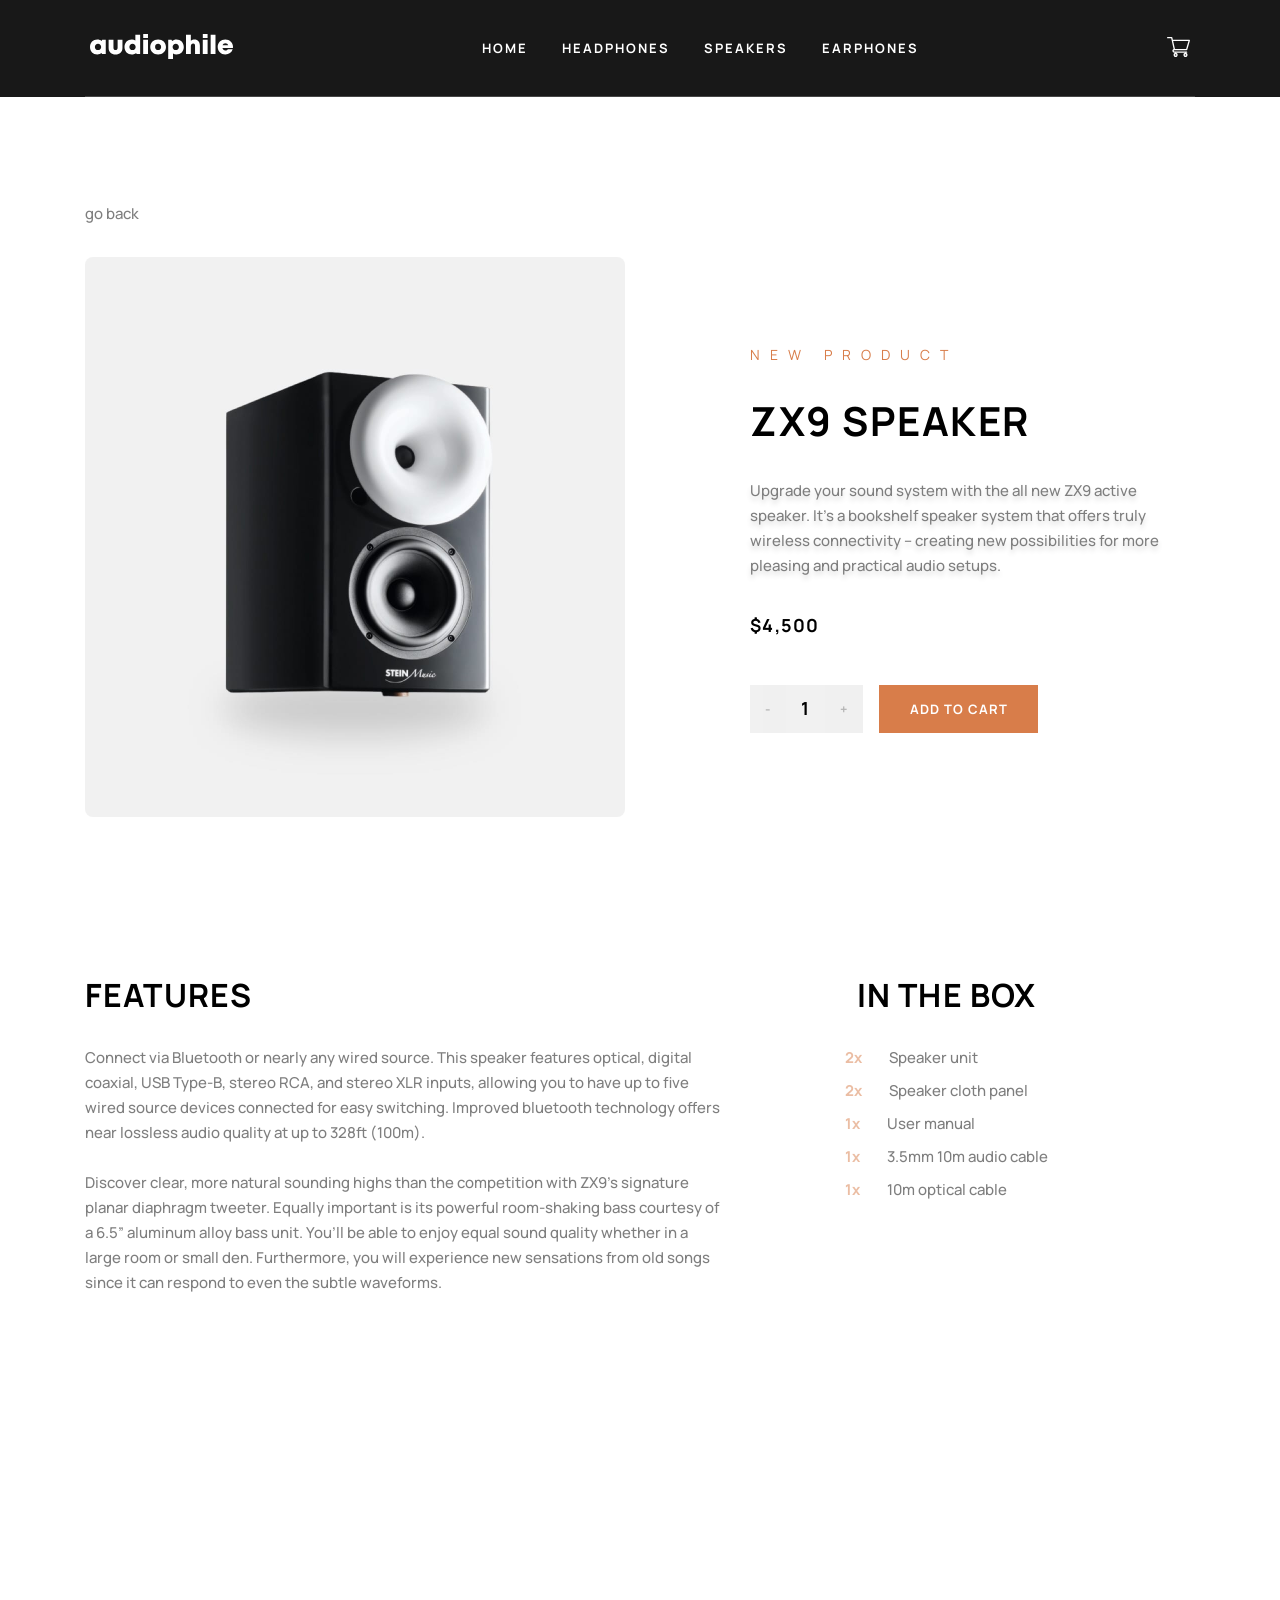
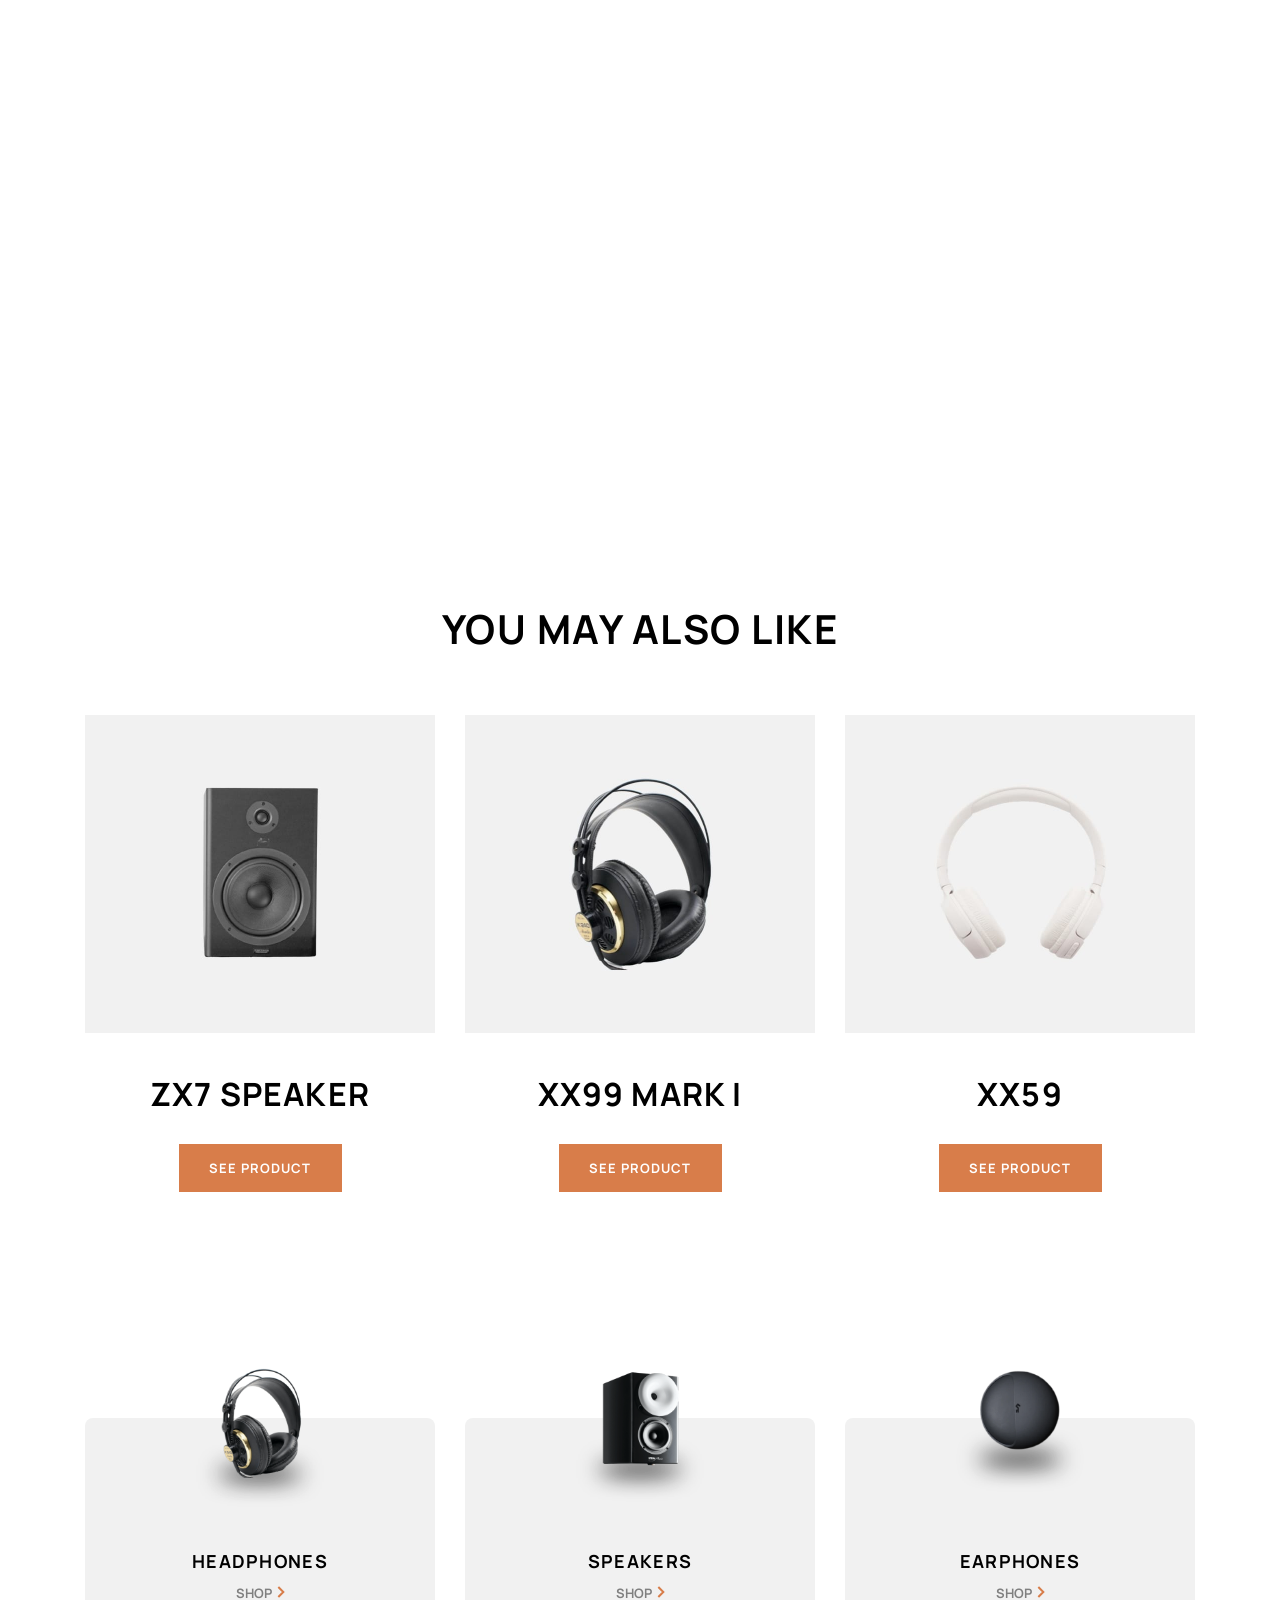
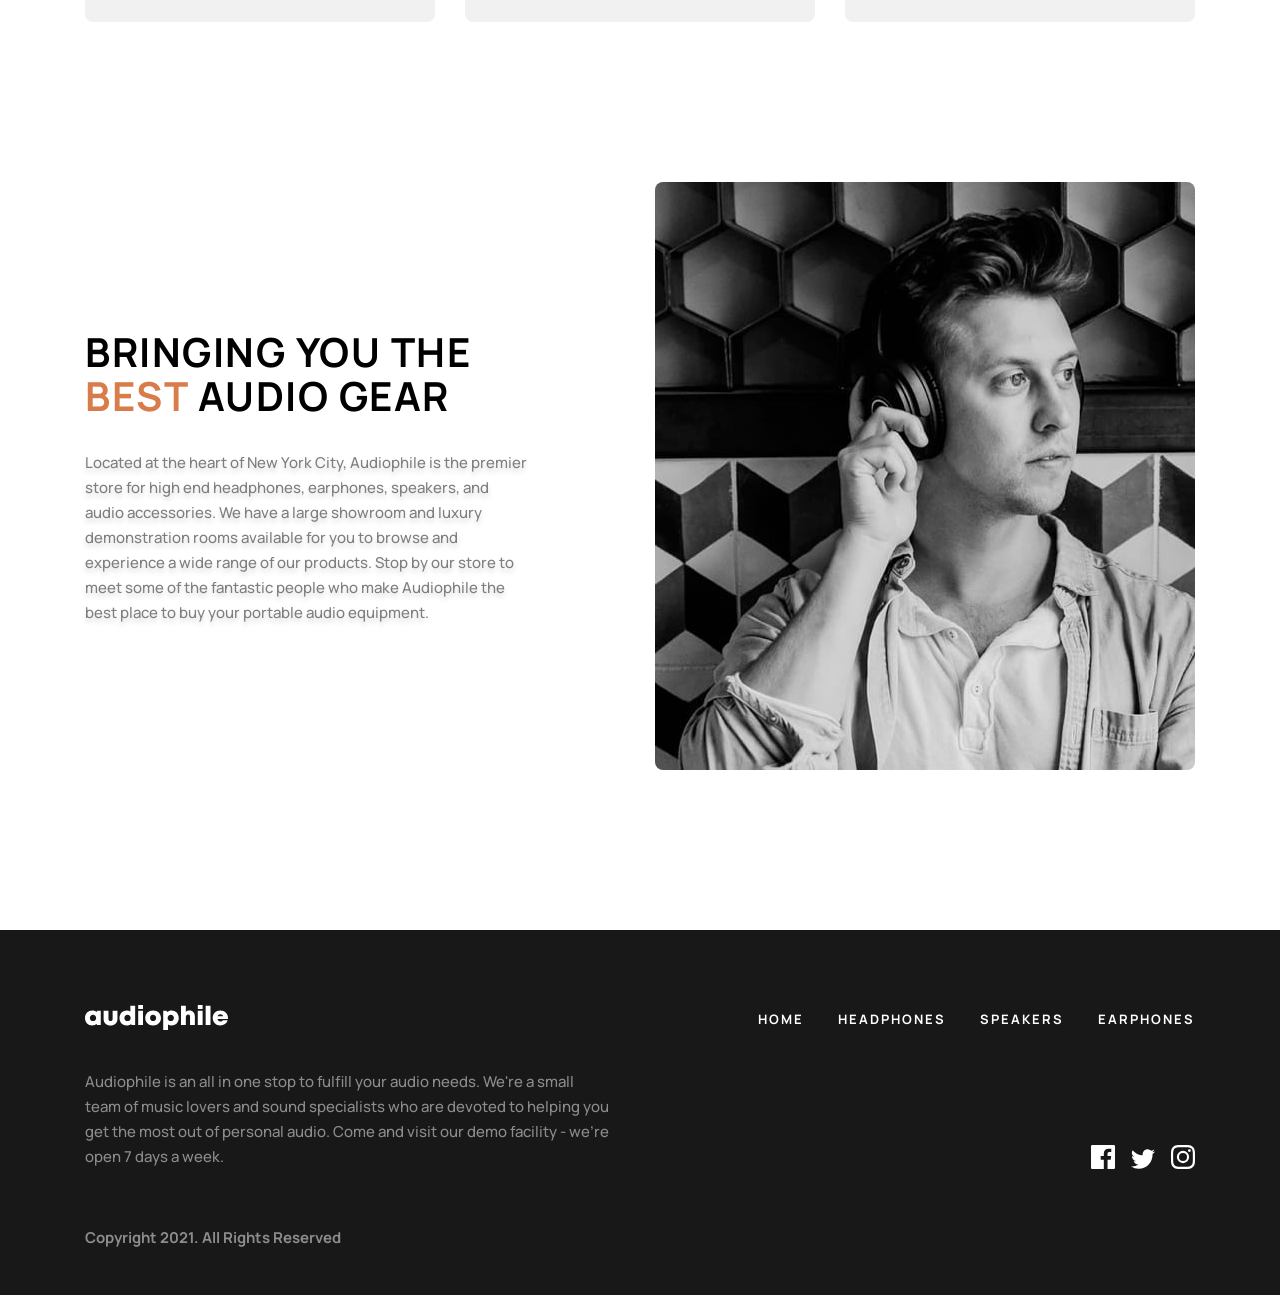
<file: SECTIONS/product-zx9-speaker.html>
<!DOCTYPE html>
<html lang="en">
<head>
    <meta charset="UTF-8">
    <meta http-equiv="X-UA-Compatible" content="IE=edge">
    <meta name="viewport" content="width=device-width, initial-scale=1.0">
    <title>Document</title>
    <link rel="stylesheet" href="/CSS/main.css">
</head>
<body>
    <div class="container all-kinds-of-products-wrapper">
        <header>
            <div id="header-container">
                <div id="nav-container">
                    <nav>
                        <div class="burger">
                            <div class="line"></div>
                            <div class="line"></div>
                            <div class="line"></div>
                        </div>
                        <div class="audiophile-logo">
                            <img src="/assets/shared/desktop/logo.svg" alt="audiophile-logo">
                        </div>
                        <ul id="nav-ul">
                            <li id="nav-ul-home"><a href="/index.html">Home</a></li>
                            <li><a href="/SECTIONS/headphones.html">Headphones</a></li>
                            <li><a href="/SECTIONS/speakers.html">Speakers</a></li>
                            <li><a href="/SECTIONS/earphones.html">Earphones</a></li>
                        </ul>
                        <div id="cart">
                            <a href="/SECTIONS/checkout.html"><img src="/assets/shared/desktop/icon-cart.svg" alt="cart"></a>
                        </div>
                    </nav>
                    <hr>
                </div>
            </div>
        </header>
        <main class="main-products-categories">
            <div class="go-back-container">
                <a class="go-back" href="">go back</a>
            </div>
            <div class="one-product-section-category" id="product-speaker-zx9-main">
                <picture>
                    <source media="(max-width:375px)" srcset="/assets/product-zx9-speaker/mobile/image-product.jpg" alt="speaker-zx9">
                    <source media="(max-width:768px)" srcset="/assets/product-zx9-speaker/tablet/image-product.jpg" alt="speaker-zx9">
                    <img src="/assets/product-zx9-speaker/desktop/image-product.jpg" alt="speaker-zx9">
                </picture>
                <div class="one-product-section-category-text" id="product-speaker-zx9-text">
                    <p class="overline">New product</p>
                    <h2 class="heading-2">ZX9 Speaker</h2>
                    <p class="p-text">Upgrade your sound system with the all new ZX9 active speaker. It’s a bookshelf speaker system that offers truly wireless connectivity -- creating new possibilities for more pleasing and practical audio setups.</p>
                    <div class="price-button-wrapper">
                        <p class="price">4,500</p>
                        <div class="quantity-setter-and-button-wrapper">
                            <div class="quantity-setter">
                                <button class="plus-minus" id="minus">-</button>
                                <span class="number-setter">1</span>
                                <button class="plus-minus" id="plus">+</button>
                            </div>
                            <button class="see-product-btn primary-color-btn">Add to cart</button>
                        </div>
                    </div>
                </div>
            </div>
        </main>
        <section>
            <div class="features-and-in-the-box">
                <div class="features-and-text">
                    <h3 class="heading-3">Features</h3>
                    <p>Connect via Bluetooth or nearly any wired source. This speaker features optical, digital coaxial, USB Type-B, stereo RCA, and stereo XLR inputs, allowing you to have up to five wired source devices connected for easy switching. Improved bluetooth technology offers near lossless audio quality at up to 328ft (100m).<br>
                    <br>Discover clear, more natural sounding highs than the competition with ZX9’s signature planar diaphragm tweeter. Equally important is its powerful room-shaking bass courtesy of a 6.5” aluminum alloy bass unit. You’ll be able to enjoy equal sound quality whether in a large room or small den. Furthermore, you will experience new sensations from old songs since it can respond to even the subtle waveforms.</p>
                </div>
                <div class="in-the-box">
                    <h3 class="heading-3">In the box</h3>
                    <ul>
                        <li><span class="colored-number">2x</span> Speaker unit</li>
                        <li><span class="colored-number">2x</span> Speaker cloth panel</li>
                        <li><span class="colored-number">1x</span> User manual</li>
                        <li><span class="colored-number">1x</span> 3.5mm 10m audio cable</li>
                        <li><span class="colored-number">1x</span> 10m optical cable</li>
                    </ul>
                </div>
            </div>
        </section>
        <section>
            <div class="image-grid-container">
                <picture class="image-grid image-two-headphones-grid1">
                    <source media="(max-width:375px)" srcset="/assets/product-zx9-speaker/mobile/image-gallery-1.jpg" alt="speaker">
                    <source media="(max-width:768px)" srcset="/assets/product-zx9-speaker/tablet/image-gallery-1.jpg" alt="speaker">
                    <img src="/assets/product-zx9-speaker/desktop/image-gallery-1.jpg" alt="speaker">
                </picture>
                <picture class="image-grid image-two-headphones-grid2">
                    <source media="(max-width:375px)" srcset="/assets/product-zx9-speaker/mobile/image-gallery-2.jpg" alt="speaker">
                    <source media="(max-width:768px)" srcset="/assets/product-zx9-speaker/tablet/image-gallery-2.jpg" alt="speaker">
                    <img src="/assets/product-zx9-speaker/desktop/image-gallery-2.jpg" alt="speaker">
                </picture>
                <picture class="image-grid image-two-headphones-grid3">
                    <source media="(max-width:375px)" srcset="/assets/product-zx9-speaker/mobile/image-gallery-3.jpg" alt="speaker">
                    <source media="(max-width:768px)" srcset="/assets/product-zx9-speaker/tablet/image-gallery-3.jpg" alt="speaker">
                    <img src="/assets/product-zx9-speaker/desktop/image-gallery-3.jpg" alt="speaker">
                </picture>
            </div>
        </section>
        <section>
            <div class="you-may-like">
                <h2 class="heading-2">You may also like</h2>
                <div class="you-may-like-all-wrapper">
                    <div class="you-may-like-product you-may-like-product1">
                        <picture class="you-may-like-product-img">
                            <source media="(max-width:375px)" srcset="/assets/shared/mobile/image-zx7-speaker.jpg" alt="ZX7 Speaker">
                            <source media="(max-width:768px)" srcset="/assets/shared/tablet/image-zx7-speaker.jpg" alt="ZX7 Speaker">
                            <img src="/assets/shared/desktop/image-zx7-speaker.jpg" alt="ZX7 Speaker">
                        </picture>
                        <h3 class="heading-3">ZX7 Speaker</h3>
                        <a href="/SECTIONS/product-zx7-speaker.html"><button class="see-product-btn primary-color-btn">See product</button></a>
                    </div>
                    <div class="you-may-like-product you-may-like-product2">
                        <picture class="you-may-like-product-img">
                            <source media="(max-width:375px)" srcset="/assets/shared/mobile/image-xx99-mark-one-headphones.jpg" alt="headphones xx99 one">
                            <source media="(max-width:768px)" srcset="/assets/shared/tablet/image-xx99-mark-one-headphones.jpg" alt="headphones xx99 one">
                            <img src="/assets/shared/desktop/image-xx99-mark-one-headphones.jpg" alt="headphones xx99 one">
                        </picture>
                        <h3 class="heading-3">XX99 Mark I</h3>
                        <a href="/SECTIONS/product-xx99-mark-one-headphones.html"><button class="see-product-btn primary-color-btn">See product</button></a>
                    </div>
                    <div class="you-may-like-product you-may-like-product3">
                        <picture class="you-may-like-product-img">
                            <source media="(max-width:375px)" srcset="/assets/shared/desktop/image-xx59-headphones.jpg" alt="headphones xx59">
                            <source media="(max-width:768px)" srcset="/assets/shared/desktop/image-xx59-headphones.jpg" alt="headphones xx59">
                            <img src="/assets/shared/desktop/image-xx59-headphones.jpg" alt="headphones xx59">
                        </picture>
                        <h3 class="heading-3">XX59</h3>
                        <a href="/SECTIONS/product-xx59-headphones.html"><button class="see-product-btn primary-color-btn">See product</button></a>
                    </div>
                </div>
            </div>
        </section>
        <section class="section-of-products">
            <a href="/SECTIONS/product-xx99-mark-two-headphones.html">
                <div id="section-headphones" class="section-products">
                    <img class="img-section" id="headphone-img-section" src="/assets/shared/desktop/image-category-thumbnail-headphones.png" alt="headphone">
                    <p class="section-name" id="section-headphones">Headphones</p>
                    <p class="section-shop" id="shop-headphones">Shop</p>
                </div>
            </a>
            <a href="/SECTIONS/speakers.html">
                <div id="section-speakers" class="section-products">
                    <img class="img-section" id="speaker-img-section" src="/assets/shared/desktop/image-category-thumbnail-speakers.png" alt="speaker">
                    <p class="section-name" id="section-speakers">Speakers</p>
                    <p class="section-shop" id="shop-speakers">Shop</p>
                </div>
            </a>
            <a href="/SECTIONS/earphones.html">
                <div id="section-earphones" class="section-products">
                    <img class="img-section" id="earphone-img-section" src="/assets/shared/desktop/image-category-thumbnail-earphones.png" alt="aerphone">
                    <p class="section-name" id="section-earphones">Earphones</p>
                    <p class="section-shop" id="shop-earphones">Shop</p>
                </div>
            </a>
        </section>
        <section>
            <div class="product-section-category" id="guy-wrapper">
                <div class="product-section-category-text" id="guy-text">
                    <h2 class="heading-2">Bringing you the <span id="best">best</span> audio gear</h2>
                    <p class="p-text">Located at the heart of New York City, Audiophile is the premier store for high end headphones, earphones, speakers, and audio accessories. We have a large showroom and luxury demonstration rooms available for you to browse and experience a wide range of our products. Stop by our store to meet some of the fantastic people who make Audiophile the best place to buy your portable audio equipment.</p>
                </div>
                <div class="product-section-category-img guy-img">
                    <picture>
                        <source media="(max-width:375px)" srcset="/assets/shared/mobile/image-best-gear.jpg" alt="guy">
                        <source media="(max-width:768px)" srcset="/assets/shared/tablet/image-best-gear.jpg" alt="guy">
                        <img src="/assets/shared/desktop/image-best-gear.jpg" alt="guy">
                    </picture>
                </div>
            </div>
        </section>
        <footer>
            <div id="footer-container">
                <div id="footer-div1">
                    <div class="audiophile-logo">
                        <img src="/assets/shared/desktop/logo.svg" alt="audiophile-logo">
                    </div>
                    <ul>
                        <li id="nav-ul-home"><a href="/index.html">Home</a></li>
                        <li><a href="/SECTIONS/headphones.html">Headphones</a></li>
                        <li><a href="/SECTIONS/speakers.html">Speakers</a></li>
                        <li><a href="/SECTIONS/earphones.html">Earphones</a></li>
                    </ul>
                </div>
                <div id="footer-div2">
                    <div id="footer-text-and-imgs-wrapper-wrapper">
                        <div id="footer-text-and-imgs-wrapper">
                            <p id="footer-text">Audiophile is an all in one stop to fulfill your audio needs. We're a small team of music lovers and sound specialists who are devoted to helping you get the most out of personal audio. Come and visit our demo facility - we’re open 7 days a week.</p>
                            <div id="footer-imgs">
                                <img src="/assets/shared/desktop/icon-facebook.svg" alt="facebook logo">
                                <img src="/assets/shared/desktop/icon-twitter.svg" alt="twitter logo">
                                <img src="/assets/shared/desktop/icon-instagram.svg" alt="instagram logo">
                            </div>
                            <p id="footer-copyright">Copyright 2021. All Rights Reserved</p>
                        </div>
                    </div>
                </div>
            </div>
        </footer> 
    </div>
</body>
</html>
</file>
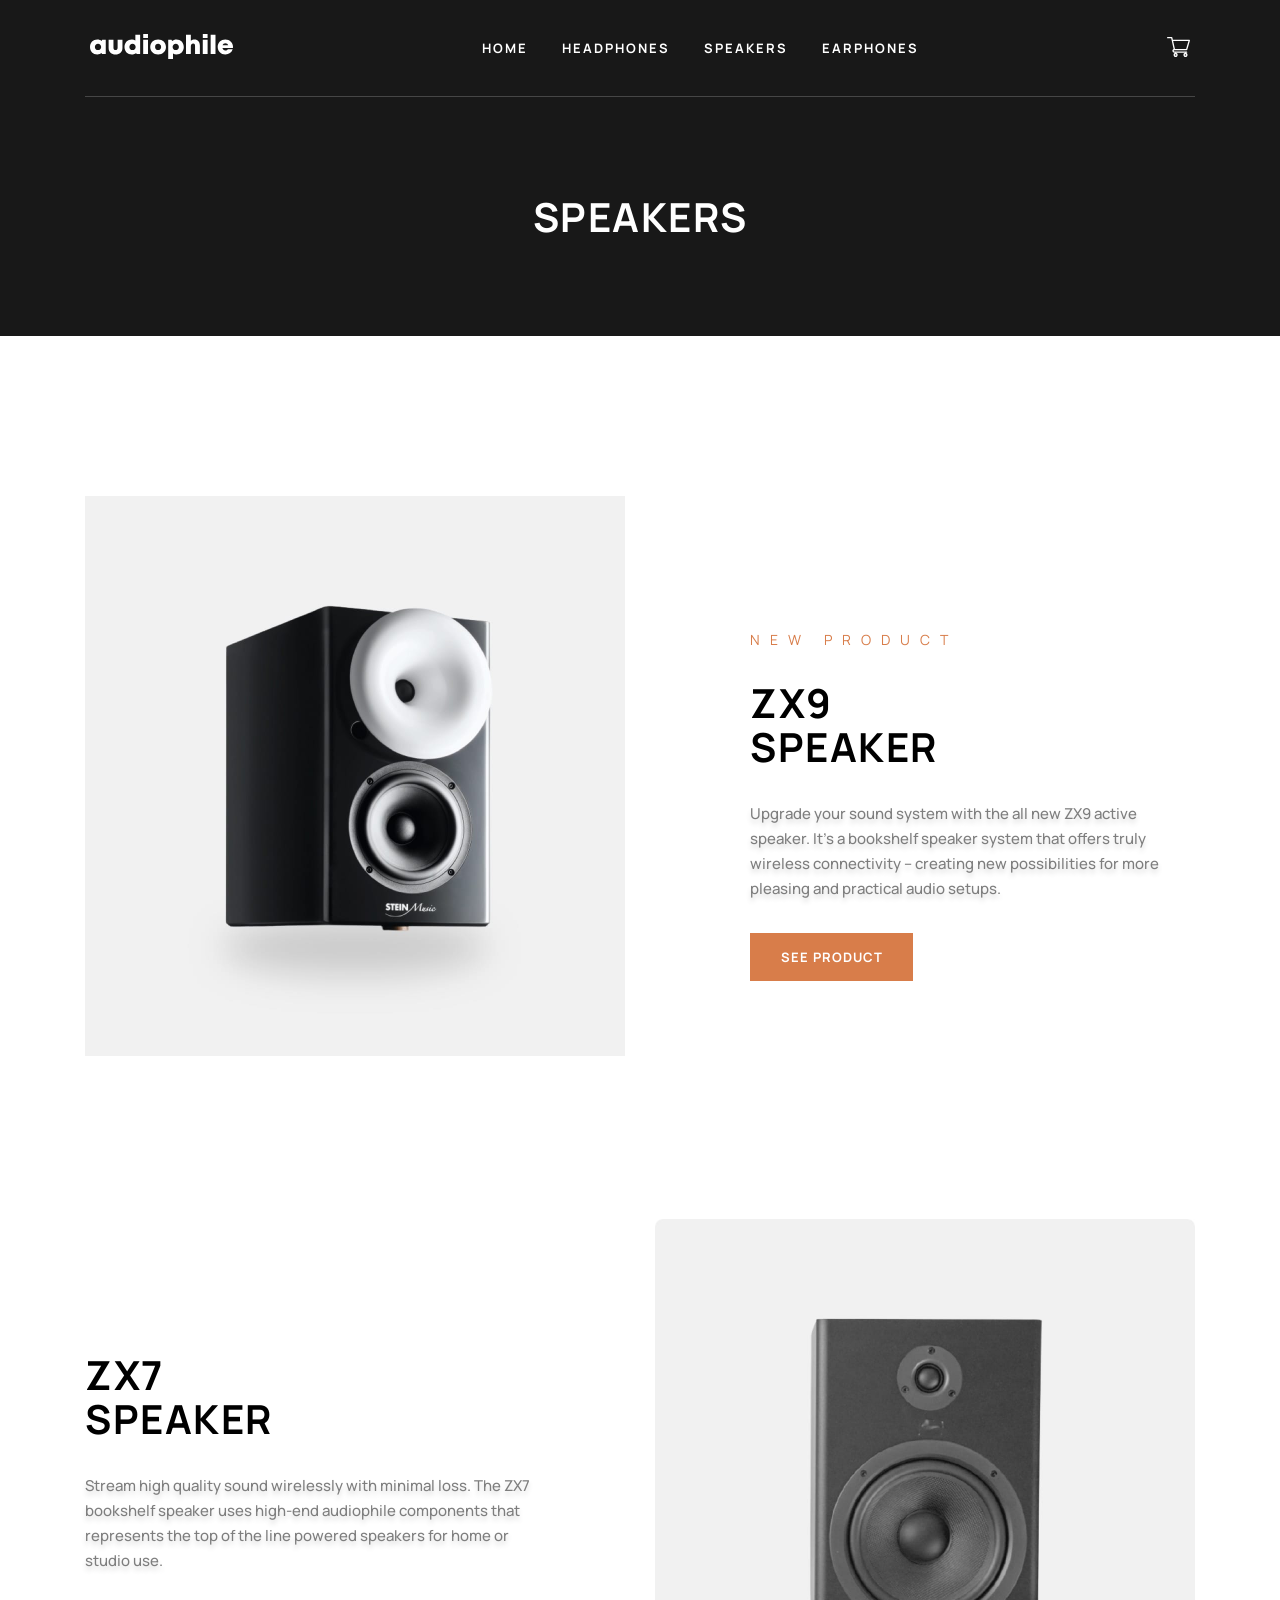
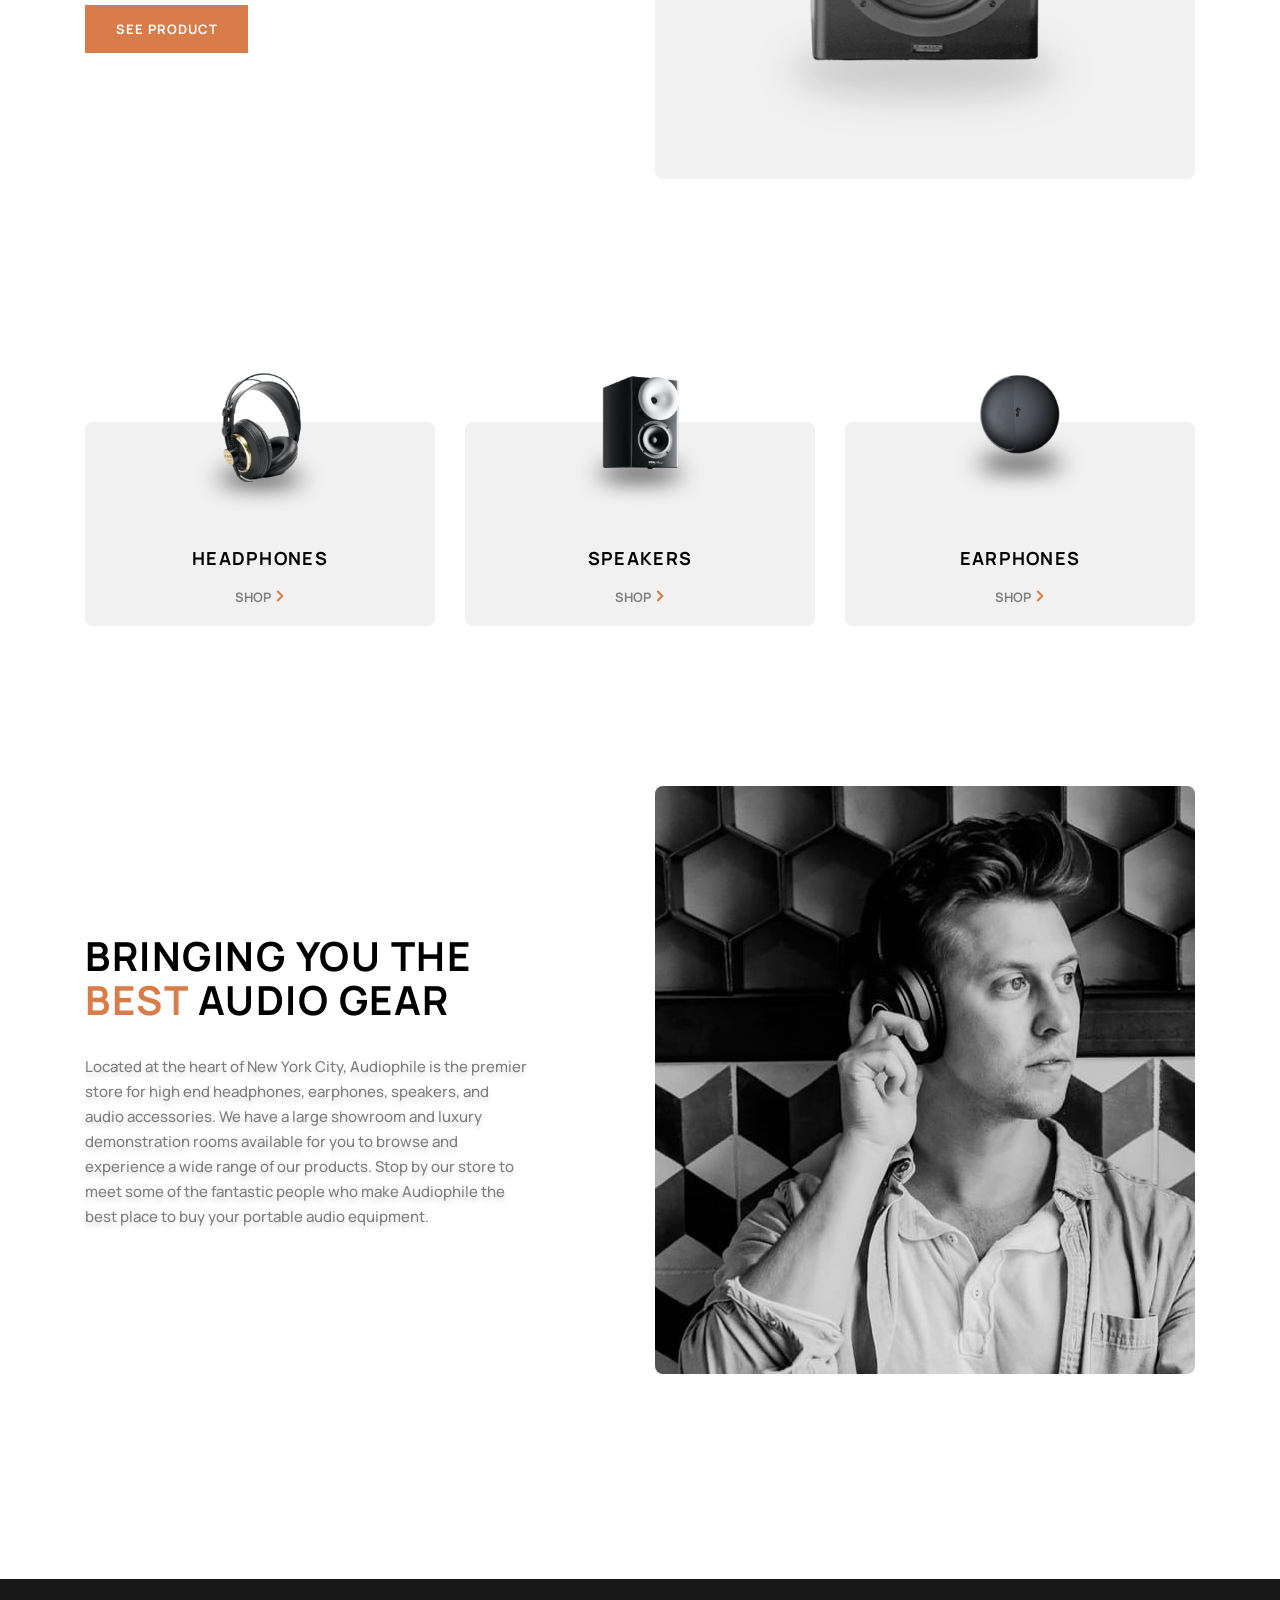
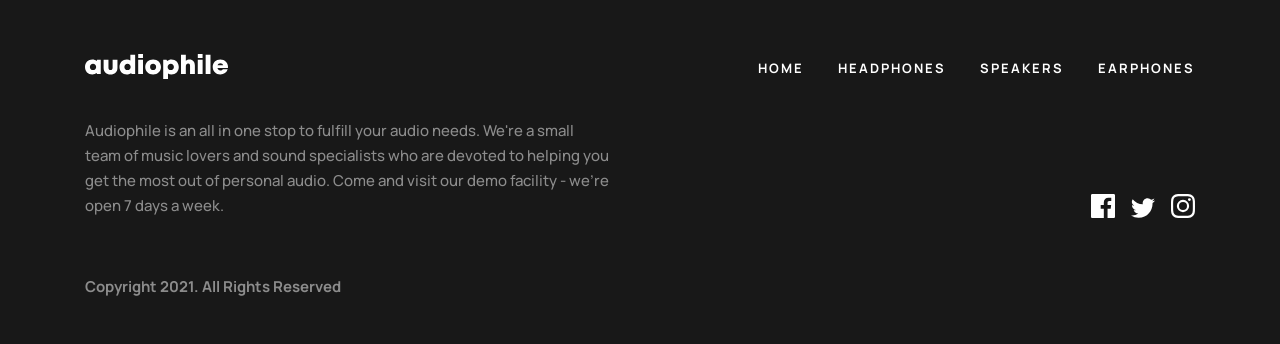
<file: SECTIONS/speakers.html>
<!DOCTYPE html>
<html lang="en">
<head>
    <meta charset="UTF-8">
    <meta http-equiv="X-UA-Compatible" content="IE=edge">
    <meta name="viewport" content="width=device-width, initial-scale=1.0">
    <title>Document</title>
    <link rel="stylesheet" href="/CSS/main.css">
</head>
<body>
    <div class="headphones-speakers-earphones-container" id="headphones-container">
        <header>
            <div id="header-container">
                <div id="nav-container">
                    <nav>
                        <div class="burger">
                            <div class="line"></div>
                            <div class="line"></div>
                            <div class="line"></div>
                        </div>
                        <div class="audiophile-logo">
                            <img src="/assets/shared/desktop/logo.svg" alt="audiophile-logo">
                        </div>
                        <ul id="nav-ul">
                            <li id="nav-ul-home"><a href="/index.html">Home</a></li>
                            <li><a href="/SECTIONS/headphones.html">Headphones</a></li>
                            <li><a href="/SECTIONS/speakers.html">Speakers</a></li>
                            <li><a href="/SECTIONS/earphones.html">Earphones</a></li>
                        </ul>
                        <div id="cart">
                            <a href="/SECTIONS/checkout.html"><img src="/assets/shared/desktop/icon-cart.svg" alt="cart"></a>
                        </div>
                    </nav>
                    <hr>
                </div>
                <div class="header-background">
                    <h2 class="heading-2">speakers</h2>
                </div>
            </div>
        </header>
        <main class="main-products-categories">
            <div class="product-section-category" id="speakers-main1">
                <picture>
                    <source media="(max-width:375px)" srcset="/assets/product-zx9-speaker/mobile/image-category-page-preview.jpg">
                    <source media="(max-width:768px)" srcset="/assets/product-zx9-speaker/tablet/image-category-page-preview.jpg">
                    <img class="speakers-images-category" id="speakers-zx9-main1-img" src="/assets/product-zx9-speaker/desktop/image-category-page-preview.jpg">
                </picture>
                <div class="product-section-category-text" id="speakers-zx9-main1-text">
                    <p class="overline">New product</p>
                    <h2 class="heading-2">ZX9 <br> speaker</h2>
                    <p class="p-text">Upgrade your sound system with the all new ZX9 active speaker. It’s a bookshelf speaker system that offers truly wireless connectivity -- creating new possibilities for more pleasing and practical audio setups.</p>
                    <a href="/SECTIONS/product-zx9-speaker.html"><button class="see-product-btn primary-color-btn">See product</button></a>
                </div>
            </div>
            <div class="product-section-category" id="speakers-main2">
                <div class="product-section-category-text" id="speakers-zx9-main2-text">
                    <h2 class="heading-2">ZX7 <br> speaker</h2>
                    <p class="p-text">Stream high quality sound wirelessly with minimal loss. The ZX7 bookshelf speaker uses high-end audiophile components that represents the top of the line powered speakers for home or studio use.</p>
                    <a href="/SECTIONS/product-zx7-speaker.html"><button class="see-product-btn primary-color-btn">See product</button></a>
                </div>
                <picture>
                    <source media="(max-width:375px)" srcset="/assets/product-zx7-speaker/mobile/image-category-page-preview.jpg">
                    <source media="(max-width:768px)" srcset="/assets/product-zx7-speaker/tablet/image-category-page-preview.jpg">
                    <img class="headphones-images-category" id="speakers-zx9-main1-img" src="/assets/product-zx7-speaker/desktop/image-category-page-preview.jpg">
                </picture>
            </div>
        </main>
        <section class="section-of-products">
            <a href="/SECTIONS/headphones.html">
                <div class="section-products" id="section-headphones">
                    <img class="img-section" id="headphone-img-section" src="/assets/shared/desktop/image-category-thumbnail-headphones.png" alt="headphones">
                    <div class='products-section-text-wrapper'>
                        <p class="section-name" id="section-headphones">Headphones</p>
                        <p class="section-shop" id="shop-headphones">Shop</p>
                    </div>
                </div>
            </a>
            <a href="/SECTIONS/speakers.html">
                <div class="section-products" id="section-speakers">
                    <img class="img-section" id="speaker-img-section" src="/assets/shared/desktop/image-category-thumbnail-speakers.png" alt="speakers">
                    <div class='products-section-text-wrapper'>
                        <p class="section-name" id="section-speakers">Speakers</p>
                        <p class="section-shop" id="shop-speakers">Shop</p>
                    </div>
                </div>
            </a>
            <a href="/SECTIONS/earphones.html">
                <div class="section-products" id="section-earphones">
                    <img class="img-section" id="earphone-img-section" src="/assets/shared/desktop/image-category-thumbnail-earphones.png" alt="earphones">
                    <div class='products-section-text-wrapper'>
                        <p class="section-name" id="section-earphones">Earphones</p>
                        <p class="section-shop" id="shop-earphones">Shop</p>
                    </div>
                </div>
            </a>
        </section>
        <section>
            <div class="product-section-category" id="guy-wrapper">
                <div class="product-section-category-text" id="guy-text">
                    <h2 class="heading-2">Bringing you the <span id="best">best</span> audio gear</h2>
                    <p class="p-text">Located at the heart of New York City, Audiophile is the premier store for high end headphones, earphones, speakers, and audio accessories. We have a large showroom and luxury demonstration rooms available for you to browse and experience a wide range of our products. Stop by our store to meet some of the fantastic people who make Audiophile the best place to buy your portable audio equipment.</p>
                </div>
                <div class="product-section-category-img guy-img">
                    <picture>
                        <source media="(max-width:375px)" srcset="/assets/shared/mobile/image-best-gear.jpg" alt="guy">
                        <source media="(max-width:768px)" srcset="/assets/shared/tablet/image-best-gear.jpg" alt="guy">
                        <img src="/assets/shared/desktop/image-best-gear.jpg" alt="guy">
                    </picture>
                </div>
            </div>
        </section>
        <footer>
            <div id="footer-container">
                <div id="footer-div1">
                    <div class="audiophile-logo">
                        <img src="/assets/shared/desktop/logo.svg" alt="audiophile-logo">
                    </div>
                    <ul>
                        <li id="nav-ul-home"><a href="/index.html">Home</a></li>
                        <li><a href="/SECTIONS/headphones.html">Headphones</a></li>
                        <li><a href="/SECTIONS/speakers.html">Speakers</a></li>
                        <li><a href="/SECTIONS/earphones.html">Earphones</a></li>
                    </ul>
                </div>
                <div id="footer-div2">
                    <div id="footer-text-and-imgs-wrapper-wrapper">
                        <div id="footer-text-and-imgs-wrapper">
                            <p id="footer-text">Audiophile is an all in one stop to fulfill your audio needs. We're a small team of music lovers and sound specialists who are devoted to helping you get the most out of personal audio. Come and visit our demo facility - we’re open 7 days a week.</p>
                            <div id="footer-imgs">
                                <img src="/assets/shared/desktop/icon-facebook.svg" alt="facebook logo">
                                <img src="/assets/shared/desktop/icon-twitter.svg" alt="twitter logo">
                                <img src="/assets/shared/desktop/icon-instagram.svg" alt="instagram logo">
                            </div>
                            <p id="footer-copyright">Copyright 2021. All Rights Reserved</p>
                        </div>
                    </div>
                </div>
            </div>
        </footer> 
    </div>
</body>
</html>
</file>
<file: CSS/main.css>
@import url("https://fonts.googleapis.com/css2?family=Estonia&family=Manrope:wght@200;300;400;500;600;700;800&family=Shippori+Antique&display=swap");
.heading-1 {
  font-family: "Manrope", sans-serif;
  font-style: normal;
  font-weight: 700;
  text-transform: uppercase;
  font-size: 5.6rem;
  line-height: 5.8rem;
  letter-spacing: 0.2rem;
}
@media only screen and (max-width: 375px) {
  .heading-1 {
    font-family: "Manrope", sans-serif;
    font-style: normal;
    font-weight: 700;
    text-transform: uppercase;
    font-size: 3.6rem;
    line-height: 4rem;
    letter-spacing: 0.128571rem;
  }
}

.heading-2 {
  font-family: "Manrope", sans-serif;
  font-style: normal;
  font-weight: 700;
  text-transform: uppercase;
  font-size: 4rem;
  line-height: 4.4rem;
  letter-spacing: 0.15rem;
}

.heading-3 {
  font-family: "Manrope", sans-serif;
  font-style: normal;
  font-weight: 700;
  text-transform: uppercase;
  font-size: 3.2rem;
  line-height: 3.6rem;
  letter-spacing: 0.115rem;
}

.heading-4 {
  font-family: "Manrope", sans-serif;
  font-style: normal;
  font-weight: 700;
  text-transform: uppercase;
  font-size: 2.8rem;
  line-height: 3.8rem;
  letter-spacing: 0.2rem;
}

.heading-5 {
  font-family: "Manrope", sans-serif;
  font-style: normal;
  font-weight: 700;
  text-transform: uppercase;
  font-size: 2.4rem;
  line-height: 3.3rem;
  letter-spacing: 0.17rem;
}

.heading-6 {
  font-family: "Manrope", sans-serif;
  font-style: normal;
  font-weight: 700;
  text-transform: uppercase;
  font-size: 1.8rem;
  line-height: 2.4rem;
  letter-spacing: 1.3rem;
}

.overline {
  font-family: "Manrope", sans-serif;
  font-style: normal;
  font-weight: 400;
  text-transform: uppercase;
  font-size: 1.4rem;
  line-height: 1.9rem;
  letter-spacing: 1rem;
}

.sub-title {
  font-family: "Manrope", sans-serif;
  font-style: normal;
  font-weight: 700;
  text-transform: uppercase;
  font-size: 1.3rem;
  line-height: 2.5rem;
  letter-spacing: 0.1rem;
}

.p-text {
  font-family: "Manrope";
  font-style: normal;
  font-weight: 500;
  font-size: 1.5rem;
  line-height: 2.5rem;
  color: #000000;
  mix-blend-mode: normal;
  opacity: 0.5;
  text-shadow: 0px 4px 4px rgba(0, 0, 0, 0.25);
}

.see-product-btn {
  padding: 1.5rem 3.05rem;
  font-family: "Manrope", sans-serif;
  font-style: normal;
  font-weight: 700;
  text-transform: uppercase;
  font-size: 1.3rem;
  line-height: 1.8rem;
  letter-spacing: 0.1rem;
}

.primary-color-btn {
  color: #FFFFFF;
  background: #D87D4A;
  border: none;
}
.primary-color-btn:hover {
  cursor: pointer;
  background: #FBAF85;
}

.secondary-color-btn {
  color: #FFFFFF;
  background: #101010;
  border: none;
}
.secondary-color-btn:hover {
  cursor: pointer;
  background: #4d4d4d;
}

.gray-color-btn {
  color: #000000;
  border: none;
  border: 1px solid #000000;
  box-sizing: border-box;
}
.gray-color-btn:hover {
  cursor: pointer;
  background: #000000;
  color: #FFFFFF;
}

.section-shop {
  font-size: 13px;
  font-weight: bold;
  color: gray;
  text-transform: uppercase;
}
.section-shop::after {
  content: url(/assets/shared/desktop/icon-arrow-right.svg);
  color: #D87D4A;
  padding-left: 5px;
}

footer {
  padding-top: 75px;
  padding-bottom: 48px;
  background: #181818;
  color: #FFFFFF;
}
@media only screen and (max-width: 768px) {
  footer {
    height: 400px;
    padding-top: 48px;
    padding-bottom: 50px;
  }
}
@media only screen and (max-width: 375px) {
  footer {
    height: 654px;
    padding-top: 48px;
    padding-bottom: 38px;
  }
}
footer #footer-container {
  display: flex;
  flex-direction: column;
  gap: 3.6rem;
  max-width: 111rem;
  margin: auto;
}
@media only screen and (max-width: 768px) {
  footer #footer-container {
    max-width: 689px;
    gap: 2.7rem;
  }
}
@media only screen and (max-width: 375px) {
  footer #footer-container {
    max-width: 327px;
    gap: 4.8rem;
  }
}
footer #footer-container #footer-div1 {
  display: flex;
  align-items: center;
  justify-content: center;
  flex-direction: row;
  gap: 4.8rem;
}
@media only screen and (max-width: 768px) {
  footer #footer-container #footer-div1 {
    display: flex;
    align-items: flex-start;
    justify-content: space-between;
    flex-direction: column;
    gap: 32px;
  }
}
footer #footer-container #footer-div1 .audiophile-logo {
  width: 100%;
}
@media only screen and (max-width: 375px) {
  footer #footer-container #footer-div1 .audiophile-logo {
    display: flex;
    align-items: center;
    justify-content: center;
    flex-direction: row;
  }
}
footer #footer-container #footer-div1 ul {
  list-style: none;
  display: flex;
  align-items: center;
  justify-content: space-between;
  flex-direction: row;
  gap: 3.4rem;
}
@media only screen and (max-width: 375px) {
  footer #footer-container #footer-div1 ul {
    display: flex;
    align-items: center;
    justify-content: center;
    flex-direction: column;
    gap: 16px;
    width: 100%;
  }
}
footer #footer-container #footer-div1 ul li a {
  font-family: "Manrope", sans-serif;
  font-style: normal;
  font-weight: 700;
  text-transform: uppercase;
  font-size: 1.3rem;
  line-height: 2.5rem;
  letter-spacing: 0.2rem;
  text-decoration: none;
  color: #FFFFFF;
}
footer #footer-container #footer-div1 ul li a:hover {
  cursor: pointer;
  color: #D87D4A;
}
footer #footer-container #footer-div2 #footer-text-and-imgs-wrapper-wrapper {
  width: 100%;
}
footer #footer-container #footer-div2 #footer-text-and-imgs-wrapper-wrapper #footer-text-and-imgs-wrapper {
  display: grid;
  grid-template-columns: 1fr 1fr;
  gap: 5.6rem;
  margin: auto;
}
footer #footer-container #footer-div2 #footer-text-and-imgs-wrapper-wrapper #footer-text-and-imgs-wrapper #footer-text {
  max-width: 540px;
  height: 100px;
  font-family: "Manrope";
  font-style: normal;
  font-weight: 500;
  font-size: 1.5rem;
  line-height: 2.5rem;
  color: #FFFFFF;
  mix-blend-mode: normal;
  opacity: 0.5;
  width: 100%;
}
@media only screen and (max-width: 768px) {
  footer #footer-container #footer-div2 #footer-text-and-imgs-wrapper-wrapper #footer-text-and-imgs-wrapper #footer-text {
    grid-column: 1/3;
  }
}
@media only screen and (max-width: 375px) {
  footer #footer-container #footer-div2 #footer-text-and-imgs-wrapper-wrapper #footer-text-and-imgs-wrapper #footer-text {
    display: flex;
    align-items: center;
    justify-content: center;
    flex-direction: row;
    grid-column: 1/3;
    grid-row: 1/2;
    max-width: 327px;
    height: 150px;
  }
}
footer #footer-container #footer-div2 #footer-text-and-imgs-wrapper-wrapper #footer-text-and-imgs-wrapper #footer-imgs {
  display: flex;
  align-items: flex-end;
  justify-content: flex-end;
  flex-direction: row;
  gap: 1.6rem;
  width: 100%;
}
footer #footer-container #footer-div2 #footer-text-and-imgs-wrapper-wrapper #footer-text-and-imgs-wrapper #footer-imgs img:hover {
  cursor: pointer;
  -webkit-filter: grayscale(90%) brightness(40%) sepia(90%) hue-rotate(5deg) saturate(500%) contrast(1);
  filter: grayscale(90%) brightness(50%) sepia(90%) hue-rotate(5deg) saturate(500%) contrast(1);
}
@media only screen and (max-width: 768px) {
  footer #footer-container #footer-div2 #footer-text-and-imgs-wrapper-wrapper #footer-text-and-imgs-wrapper #footer-imgs {
    grid-column: 2/3;
  }
}
@media only screen and (max-width: 375px) {
  footer #footer-container #footer-div2 #footer-text-and-imgs-wrapper-wrapper #footer-text-and-imgs-wrapper #footer-imgs {
    grid-column: 1/3;
    grid-row: 3/4;
    display: flex;
    align-items: center;
    justify-content: center;
    flex-direction: row;
  }
}
footer #footer-container #footer-div2 #footer-text-and-imgs-wrapper-wrapper #footer-text-and-imgs-wrapper p#footer-copyright {
  font-family: "Manrope";
  font-style: normal;
  font-weight: 700;
  font-size: 15px;
  line-height: 25px;
  color: #FFFFFF;
  mix-blend-mode: normal;
  opacity: 0.5;
}
@media only screen and (max-width: 768px) {
  footer #footer-container #footer-div2 #footer-text-and-imgs-wrapper-wrapper #footer-text-and-imgs-wrapper p#footer-copyright {
    grid-column: 1/2;
    grid-row: 2/3;
  }
}
@media only screen and (max-width: 375px) {
  footer #footer-container #footer-div2 #footer-text-and-imgs-wrapper-wrapper #footer-text-and-imgs-wrapper p#footer-copyright {
    grid-column: 1/3;
    grid-row: 2/3;
    display: flex;
    align-items: center;
    justify-content: center;
    flex-direction: row;
  }
}

.product-section-category {
  display: flex;
  align-items: center;
  justify-content: center;
  flex-direction: row;
  gap: 12.5rem;
}
@media only screen and (max-width: 768px) {
  .product-section-category {
    display: flex;
    align-items: center;
    justify-content: space-between;
    flex-direction: column-reverse;
    height: 633px;
    gap: 6.2rem;
  }
}
@media only screen and (max-width: 375px) {
  .product-section-category {
    display: flex;
    align-items: center;
    justify-content: space-between;
    flex-direction: column-reverse;
    height: 698px;
    gap: 4rem;
  }
}
.product-section-category .product-section-category-img picture img {
  border-radius: 0.8rem;
}
@media only screen and (max-width: 768px) {
  .product-section-category .product-section-category-img picture img {
    max-width: 689px;
    height: 300px;
  }
}
@media only screen and (max-width: 375px) {
  .product-section-category .product-section-category-img picture img {
    max-width: 327px;
    height: 300px;
  }
}
.product-section-category .product-section-category-text {
  display: flex;
  align-items: flex-start;
  justify-content: flex-start;
  flex-direction: column;
  gap: 3.2rem;
  max-width: 445px;
  height: 295px;
}
@media only screen and (max-width: 768px) {
  .product-section-category .product-section-category-text {
    max-width: 573px;
    height: 270px;
    display: flex;
    align-items: center;
    justify-content: center;
    flex-direction: column;
  }
}
@media only screen and (max-width: 375px) {
  .product-section-category .product-section-category-text {
    max-width: 327px;
    height: 358px;
    display: flex;
    align-items: center;
    justify-content: center;
    flex-direction: column;
  }
}
@media only screen and (max-width: 768px) {
  .product-section-category .product-section-category-text h2 {
    text-align: center;
  }
}
@media only screen and (max-width: 375px) {
  .product-section-category .product-section-category-text h2 {
    font-family: "Manrope", sans-serif;
    font-style: normal;
    font-weight: 700;
    text-transform: uppercase;
    font-size: 2.8rem;
    line-height: 3.8rem;
    letter-spacing: 0.1rem;
  }
}
@media only screen and (max-width: 768px) {
  .product-section-category .product-section-category-text p.p-text {
    text-align: center;
  }
}

#best {
  color: #D87D4A;
}

@media only screen and (max-width: 375px) {
  header {
    height: 600px;
  }
}
header #header-container #header-background {
  background-image: url(/assets/home/desktop/image-hero-copy.jpg);
  height: 640px;
  background-size: 100% 100%;
  background-repeat: no-repeat;
}
@media only screen and (max-width: 768px) {
  header #header-container #header-background {
    background-image: url(/assets/home/tablet/image-header.jpg);
    background-size: 100% 100%;
    height: 640px;
    background-repeat: no-repeat;
  }
}
@media only screen and (max-width: 375px) {
  header #header-container #header-background {
    background-image: url(/assets/home/mobile/image-header.jpg);
    background-size: 100% 100%;
    height: 510px;
    background-repeat: no-repeat;
  }
}
header #header-container #header-background #header-section-wrapper {
  display: flex;
  align-items: center;
  justify-content: flex-start;
  flex-direction: row;
  max-width: 1100px;
  height: 100%;
  margin: auto;
}
@media only screen and (max-width: 768px) {
  header #header-container #header-background #header-section-wrapper {
    display: flex;
    align-items: center;
    justify-content: center;
    flex-direction: row;
  }
}
header #header-container #header-background #header-section-wrapper #header-section {
  display: flex;
  align-items: flex-start;
  justify-content: center;
  flex-direction: column;
  color: #FFFFFF;
  max-width: 379px;
  height: 346px;
  gap: 4rem;
}
@media only screen and (max-width: 768px) {
  header #header-container #header-background #header-section-wrapper #header-section {
    display: flex;
    align-items: center;
    justify-content: center;
    flex-direction: column;
  }
}
@media only screen and (max-width: 375px) {
  header #header-container #header-background #header-section-wrapper #header-section {
    display: flex;
    align-items: center;
    justify-content: center;
    flex-direction: column;
    max-width: 328px;
    height: 290px;
  }
}
header #header-container #header-background #header-section-wrapper #header-section #header-section-text-wrapper {
  display: flex;
  align-items: flex-start;
  justify-content: center;
  flex-direction: column;
  gap: 2.4rem;
}
@media only screen and (max-width: 768px) {
  header #header-container #header-background #header-section-wrapper #header-section #header-section-text-wrapper {
    display: flex;
    align-items: center;
    justify-content: center;
    flex-direction: column;
  }
}
header #header-container #header-background #header-section-wrapper #header-section #header-section-text-wrapper #header-new-product {
  color: #FFFFFF;
  mix-blend-mode: normal;
  opacity: 0.5;
}
header #header-container #header-background #header-section-wrapper #header-section #header-section-text-wrapper #header-h1 {
  color: #FFFFFF;
}
@media only screen and (max-width: 768px) {
  header #header-container #header-background #header-section-wrapper #header-section #header-section-text-wrapper #header-h1 {
    text-align: center;
  }
}
header #header-container #header-background #header-section-wrapper #header-section #header-section-text-wrapper #header-text {
  font-family: "Manrope";
  font-style: normal;
  font-weight: 500;
  font-size: 1.5rem;
  line-height: 2.5rem;
  color: #FFFFFF;
  mix-blend-mode: normal;
  opacity: 0.75;
  color: #FFFFFF;
  width: 34.9rem;
  height: 7.5rem;
}
@media only screen and (max-width: 768px) {
  header #header-container #header-background #header-section-wrapper #header-section #header-section-text-wrapper #header-text {
    text-align: center;
  }
}

header {
  width: 100%;
}

#nav-container {
  background-color: #181818;
  width: 100%;
}
#nav-container nav {
  display: flex;
  align-items: center;
  justify-content: space-between;
  flex-direction: row;
  max-width: 1100px;
  margin: auto;
  height: 96px;
  color: #FFFFFF;
}
@media only screen and (max-width: 768px) {
  #nav-container nav {
    height: 89px;
    max-width: 689px;
  }
}
@media only screen and (max-width: 375px) {
  #nav-container nav {
    max-width: 327px;
  }
}
#nav-container nav .burger {
  display: none;
  cursor: pointer;
}
@media only screen and (max-width: 768px) {
  #nav-container nav .burger {
    display: block;
    margin-right: 0;
  }
}
#nav-container nav .burger div {
  width: 25px;
  height: 3px;
  background-color: white;
  margin: 5px;
}
#nav-container nav #nav-ul {
  list-style: none;
  display: flex;
  align-items: center;
  justify-content: space-between;
  flex-direction: row;
}
@media only screen and (max-width: 768px) {
  #nav-container nav #nav-ul {
    display: none;
  }
}
#nav-container nav #nav-ul li {
  padding: 0 17px;
  color: #FFFFFF;
  font-family: "Manrope", sans-serif;
  font-style: normal;
  font-weight: 700;
  text-transform: uppercase;
  font-size: 1.3rem;
  line-height: 2.5rem;
  letter-spacing: 0.2rem;
}
#nav-container nav #nav-ul li a {
  color: #FFFFFF;
  text-decoration: none;
}
#nav-container nav #nav-ul li a:hover {
  color: #D87D4A;
}
#nav-container hr {
  max-width: 1110px;
  margin: auto;
  border: none;
  height: 1px;
  background: #FFFFFF;
  mix-blend-mode: normal;
  opacity: 0.2;
}

.section-of-products-navbar-wrapper {
  display: none;
  background-color: white;
  position: absolute;
}
@media only screen and (max-width: 768px) {
  .section-of-products-navbar-wrapper {
    position: absolute;
    position: fixed;
    z-index: 999;
    max-width: 768px;
    height: 340px;
    background-color: #FFFFFF;
    right: 0;
    left: 0;
  }
  .section-of-products-navbar-wrapper body {
    filter: blur(2px);
  }
}
@media only screen and (max-width: 375px) {
  .section-of-products-navbar-wrapper {
    height: 750px;
    top: 174px;
    padding-top: 84px;
  }
}

@media only screen and (max-width: 768px) {
  .display-navbar {
    display: inline-block;
  }
}

section.section-of-products {
  max-width: 1110px;
  margin: auto;
  display: flex;
  justify-content: space-between;
  gap: 30px;
}
@media only screen and (max-width: 768px) {
  section.section-of-products {
    max-width: 689px;
    gap: 10px;
  }
}
@media only screen and (max-width: 375px) {
  section.section-of-products {
    display: flex;
    align-items: center;
    justify-content: center;
    flex-direction: column;
    max-width: 327px;
    height: 683px;
    gap: 6.8rem;
  }
}
section.section-of-products a {
  text-decoration: none;
}
section.section-of-products a .section-products {
  position: relative;
  width: 350px;
  height: 204px;
  margin-top: 80px;
  background: #F1F1F1;
  border-radius: 8px;
  padding-bottom: 20px;
  display: flex;
  gap: 10px;
  flex-direction: column;
  align-items: center;
  justify-content: flex-end;
  cursor: pointer;
}
@media only screen and (max-width: 768px) {
  section.section-of-products a .section-products {
    max-width: 223px;
    height: 165px;
  }
}
@media only screen and (max-width: 375px) {
  section.section-of-products a .section-products {
    max-width: 327px;
    height: 165px;
  }
}
section.section-of-products a .section-products .img-section {
  position: absolute;
  left: 0x;
  top: -50px;
  width: 150px;
}
section.section-of-products a .section-products .products-section-text-wrapper {
  display: flex;
  align-items: center;
  justify-content: center;
  flex-direction: column;
  gap: 17px;
}
section.section-of-products a .section-products p {
  display: flex;
  align-items: center;
  justify-content: center;
  flex-direction: row;
}
section.section-of-products a .section-products .section-name {
  font-family: "Manrope", sans-serif;
  font-style: normal;
  font-weight: 700;
  text-transform: uppercase;
  font-size: 1.8rem;
  line-height: 2.5rem;
  letter-spacing: 0.128571rem;
  color: #000000;
}
section.section-of-products a .section-products:hover .section-shop {
  color: #D87D4A;
}

#home-container {
  display: grid;
  grid-template-rows: 729px 1fr 588px 365px;
  gap: 168px;
  width: 100%;
}
@media only screen and (max-width: 768px) {
  #home-container {
    grid-template-rows: 729px 1fr 633px 365px;
    gap: 96px;
  }
}
@media only screen and (max-width: 375px) {
  #home-container {
    grid-template-rows: 600px 1fr 633px 365px;
    gap: 120px;
  }
}

.home-main-container {
  max-width: 1110px;
  margin: auto;
  display: flex;
  flex-direction: column;
  gap: 16.8rem;
}
@media only screen and (max-width: 768px) {
  .home-main-container {
    max-width: 689px;
  }
}
@media only screen and (max-width: 375px) {
  .home-main-container {
    max-width: 327px;
  }
}
.home-main-container section #items-main-container {
  display: flex;
  flex-direction: column;
  gap: 4.8rem;
}
@media only screen and (max-width: 768px) {
  .home-main-container section #items-main-container {
    gap: 3.2rem;
  }
}
@media only screen and (max-width: 375px) {
  .home-main-container section #items-main-container {
    gap: 2.4rem;
  }
}
.home-main-container section #items-main-container #main-container1 {
  display: flex;
  align-items: center;
  justify-content: space-around;
  flex-direction: row;
  margin: auto;
  width: 100%;
  height: 56rem;
  background: #D87D4A;
  color: #FFFFFF;
  border-radius: 0.8rem;
  overflow: hidden;
}
@media only screen and (max-width: 768px) {
  .home-main-container section #items-main-container #main-container1 {
    display: flex;
    align-items: center;
    justify-content: center;
    flex-direction: column;
  }
}
.home-main-container section #items-main-container #main-container1 #main-img-div {
  margin-bottom: -9rem;
  margin-left: 11.749rem;
}
@media only screen and (max-width: 768px) {
  .home-main-container section #items-main-container #main-container1 #main-img-div {
    margin-bottom: 0rem;
    margin-left: 0rem;
  }
}
.home-main-container section #items-main-container #main-container1 #main-img-div picture img {
  width: 41.023rem;
  height: 49.3rem;
}
@media only screen and (max-width: 768px) {
  .home-main-container section #items-main-container #main-container1 #main-img-div picture img {
    width: 19.721rem;
    height: 23.7rem;
  }
}
@media only screen and (max-width: 375px) {
  .home-main-container section #items-main-container #main-container1 #main-img-div picture img {
    width: 17.225rem;
    height: 20.7rem;
  }
}
.home-main-container section #items-main-container #main-container1 #main-text-div {
  display: flex;
  align-items: flex-start;
  justify-content: space-between;
  flex-direction: column;
  width: 34.9rem;
  height: 30.3rem;
  margin-top: 13.3rem;
  margin-right: 9.5rem;
  margin-bottom: 12.4rem;
}
@media only screen and (max-width: 768px) {
  .home-main-container section #items-main-container #main-container1 #main-text-div {
    display: flex;
    align-items: center;
    justify-content: space-between;
    flex-direction: column;
    margin: auto;
  }
}
@media only screen and (max-width: 768px) {
  .home-main-container section #items-main-container #main-container1 #main-text-div {
    height: 28rem;
  }
}
@media only screen and (max-width: 768px) {
  .home-main-container section #items-main-container #main-container1 #main-text-div h2 {
    text-align: center;
  }
}
.home-main-container section #items-main-container #main-container1 #main-text-div p {
  font-family: "Manrope";
  font-style: normal;
  font-weight: 500;
  font-size: 1.5rem;
  line-height: 2.5rem;
  color: #FFFFFF;
  mix-blend-mode: normal;
  opacity: 0.75;
}
@media only screen and (max-width: 768px) {
  .home-main-container section #items-main-container #main-container1 #main-text-div p {
    text-align: center;
  }
}
.home-main-container section #items-main-container #main-container2 {
  background: url(/assets/home/desktop/image-speaker-zx7.jpg);
  background-size: 100% 100%;
  background-repeat: no-repeat;
  display: flex;
  align-items: center;
  justify-content: flex-start;
  flex-direction: row;
  margin: auto;
  width: 100%;
  height: 320px;
  border-radius: 0.8rem;
}
@media only screen and (max-width: 768px) {
  .home-main-container section #items-main-container #main-container2 {
    background-image: url(/assets/home/tablet/image-speaker-zx7.jpg);
    background-size: 100% 100%;
    background-repeat: no-repeat;
  }
}
@media only screen and (max-width: 375px) {
  .home-main-container section #items-main-container #main-container2 {
    background-image: url(/assets/home/mobile/image-speaker-zx7.jpg);
    background-size: 100% 100%;
    background-repeat: no-repeat;
  }
}
.home-main-container section #items-main-container #main-container2 #main2-text-div {
  display: flex;
  flex-direction: column;
  align-items: flex-start;
  gap: 3.2rem;
  margin-left: 9.5rem;
}
@media only screen and (max-width: 768px) {
  .home-main-container section #items-main-container #main-container2 #main2-text-div {
    margin-left: 6.2rem;
  }
}
@media only screen and (max-width: 375px) {
  .home-main-container section #items-main-container #main-container2 #main2-text-div {
    margin-left: 2.4rem;
  }
}
.home-main-container section #items-main-container #main-container3 {
  display: flex;
  align-items: font-stretch;
  justify-content: space-between;
  flex-direction: row;
  margin: auto;
  width: 100%;
  height: 32rem;
  gap: 3rem;
}
@media only screen and (max-width: 375px) {
  .home-main-container section #items-main-container #main-container3 {
    display: flex;
    align-items: center;
    justify-content: center;
    flex-direction: column;
    height: 424px;
    gap: 2.4rem;
  }
}
.home-main-container section #items-main-container #main-container3 #main3-div1 picture img {
  border-radius: 0.8rem;
}
@media only screen and (max-width: 768px) {
  .home-main-container section #items-main-container #main-container3 #main3-div1 picture img {
    max-width: 339px;
    height: 320px;
  }
}
@media only screen and (max-width: 375px) {
  .home-main-container section #items-main-container #main-container3 #main3-div1 picture img {
    max-width: 327px;
    height: 200px;
  }
}
.home-main-container section #items-main-container #main-container3 #main3-div2 {
  display: flex;
  align-items: flex-start;
  justify-content: center;
  flex-direction: column;
  width: 100%;
  background: #F1F1F1;
  border-radius: 0.8rem;
}
.home-main-container section #items-main-container #main-container3 #main3-div2 #main3-div2-items-wrapper {
  display: flex;
  align-items: flex-start;
  justify-content: center;
  flex-direction: column;
  gap: 3.2rem;
  margin-left: 9.5rem;
}
@media only screen and (max-width: 768px) {
  .home-main-container section #items-main-container #main-container3 #main3-div2 #main3-div2-items-wrapper {
    margin-left: 4.1rem;
  }
}
@media only screen and (max-width: 375px) {
  .home-main-container section #items-main-container #main-container3 #main3-div2 #main3-div2-items-wrapper {
    margin-left: 2.4rem;
  }
}
@media only screen and (max-width: 375px) {
  .home-main-container section #items-main-container #main-container3 #main3-div2 {
    max-width: 327px;
    height: 200px;
  }
}

#checkout-container {
  display: grid;
  grid-template-rows: 97px 1fr 365px;
  gap: 160px;
}

#checkout-body {
  background-color: #F2F2F2;
}

.checkout-and-summary-form {
  display: flex;
  justify-content: center;
  gap: 30px;
}
@media only screen and (max-width: 768px) {
  .checkout-and-summary-form {
    display: flex;
    align-items: center;
    justify-content: center;
    flex-direction: column;
  }
}
.checkout-and-summary-form .checkout-section {
  width: 730px;
  height: 1226px;
  background-color: #fff;
  padding: 54px 48px;
}
@media only screen and (max-width: 768px) {
  .checkout-and-summary-form .checkout-section {
    max-width: 689px;
  }
}
@media only screen and (max-width: 375px) {
  .checkout-and-summary-form .checkout-section {
    max-width: 327px;
    height: 1358px;
    padding: 0;
  }
}
.checkout-and-summary-form .checkout-section h3 {
  margin-bottom: 41px;
}
.checkout-and-summary-form .checkout-section .all-inputs-wrapper {
  gap: 53px;
  display: flex;
  align-items: flex-start;
  justify-content: space-between;
  flex-direction: column;
  margin: 0 auto;
}
@media only screen and (max-width: 375px) {
  .checkout-and-summary-form .checkout-section .all-inputs-wrapper {
    width: 280px;
  }
}
.checkout-and-summary-form .checkout-section .all-inputs-wrapper .billing-details #billing-details-inputs-wrapper {
  display: grid;
  grid-template-columns: 1fr 1fr;
  gap: 16px;
}
@media only screen and (max-width: 375px) {
  .checkout-and-summary-form .checkout-section .all-inputs-wrapper .billing-details #billing-details-inputs-wrapper {
    display: block;
  }
}
.checkout-and-summary-form .checkout-section .all-inputs-wrapper h4 {
  margin-bottom: 16px;
  color: #D87D4A;
}
.checkout-and-summary-form .checkout-section .all-inputs-wrapper .shipping-info #shipping-info-inputs-wrapper {
  display: grid;
  grid-template-columns: 1fr 1fr;
  gap: 16px;
}
@media only screen and (max-width: 375px) {
  .checkout-and-summary-form .checkout-section .all-inputs-wrapper .shipping-info #shipping-info-inputs-wrapper {
    display: block;
  }
}
.checkout-and-summary-form .checkout-section .all-inputs-wrapper .shipping-info #shipping-info-inputs-wrapper #your-address-wrapper {
  grid-column: 1/3;
  grid-row: 1/2;
}
.checkout-and-summary-form .checkout-section .all-inputs-wrapper .shipping-info #shipping-info-inputs-wrapper #your-address-wrapper #your-address {
  width: 634px;
}
@media only screen and (max-width: 375px) {
  .checkout-and-summary-form .checkout-section .all-inputs-wrapper .shipping-info #shipping-info-inputs-wrapper #your-address-wrapper #your-address {
    width: 280px;
  }
}
.checkout-and-summary-form .checkout-section .all-inputs-wrapper .payment-details #payment-details-inputs-wrapper {
  display: grid;
  grid-template-columns: 1fr 1fr;
  gap: 16px;
}
@media only screen and (max-width: 375px) {
  .checkout-and-summary-form .checkout-section .all-inputs-wrapper .payment-details #payment-details-inputs-wrapper {
    display: block;
  }
}
.checkout-and-summary-form .checkout-section .all-inputs-wrapper .payment-details #payment-details-inputs-wrapper #cash-on-delivery-wrapper {
  grid-column: 2/3;
  grid-row: 2/3;
}
.checkout-and-summary-form .checkout-section .all-inputs-wrapper .payment-details #payment-details-inputs-wrapper #e-money-number-wrapper {
  grid-column: 1/2;
  grid-row: 3/4;
}
.checkout-and-summary-form .checkout-section .all-inputs-wrapper .payment-details #payment-details-inputs-wrapper #e-money-pin-wrapper {
  grid-column: 2/3;
  grid-row: 3/4;
}
.checkout-and-summary-form .checkout-section .inputs-wrapper .each-input-wrapper {
  margin-bottom: 24px;
}
.checkout-and-summary-form .checkout-section .inputs-wrapper .input-name {
  font-family: "Manrope", sans-serif;
  font-style: normal;
  font-weight: 700;
  text-transform: uppercase;
  font-size: 1.2rem;
  line-height: 1.6rem;
  letter-spacing: -0.02rem;
}
.checkout-and-summary-form .checkout-section .inputs-wrapper input[type=text] {
  width: 309px;
  height: 56px;
  background: #FFFFFF;
  border: 1px solid #CFCFCF;
  box-sizing: border-box;
  border-radius: 8px;
  padding-left: 24px;
  margin-top: 9px;
}
@media only screen and (max-width: 375px) {
  .checkout-and-summary-form .checkout-section .inputs-wrapper input[type=text] {
    width: 280px;
  }
}
.checkout-and-summary-form .checkout-section .inputs-wrapper .radio-button-wrapper {
  padding-left: 21px;
  display: flex;
  align-items: center;
  gap: 21px;
  width: 309px;
  height: 56px;
  border: 1px solid #CFCFCF;
  border-radius: 8px;
}
@media only screen and (max-width: 375px) {
  .checkout-and-summary-form .checkout-section .inputs-wrapper .radio-button-wrapper {
    width: 280px;
  }
}
.checkout-and-summary-form .summary-section {
  width: 350px;
  height: 100%;
  background-color: #fff;
  padding: 32px 33px;
  display: flex;
  flex-direction: column;
  gap: 32px;
}
@media only screen and (max-width: 768px) {
  .checkout-and-summary-form .summary-section {
    width: 689px;
    height: 100%;
  }
}
@media only screen and (max-width: 375px) {
  .checkout-and-summary-form .summary-section {
    max-width: 327px;
    height: 100%;
  }
}
.checkout-and-summary-form .summary-section h2 {
  font-weight: bold;
  font-size: 18px;
  line-height: 25px;
  letter-spacing: 1.28571px;
  text-transform: uppercase;
  color: #000000;
}
.checkout-and-summary-form .summary-section h3 {
  display: flex;
  align-items: center;
  justify-content: center;
  opacity: 0.5;
}
.checkout-and-summary-form .summary-section #total-shipping-vat-grand-wrapper {
  display: flex;
  flex-direction: column;
  gap: 24px;
}
.checkout-and-summary-form .summary-section #total-shipping-vat-grand-wrapper .properties {
  display: flex;
  justify-content: space-between;
}
.checkout-and-summary-form .summary-section #total-shipping-vat-grand-wrapper .properties .property {
  font-weight: 500;
  font-size: 15px;
  line-height: 25px;
  color: #000000;
  opacity: 0.5;
}
.checkout-and-summary-form .summary-section #total-shipping-vat-grand-wrapper .properties .value {
  font-weight: bold;
  font-size: 18px;
  line-height: 25px;
  text-align: right;
  text-transform: uppercase;
  color: #000000;
}
.checkout-and-summary-form .summary-section #total-shipping-vat-grand-wrapper .properties .value::before {
  content: "$";
}
.checkout-and-summary-form .summary-section #total-shipping-vat-grand-wrapper .properties #grand-value {
  font-weight: bold;
  font-size: 18px;
  line-height: 25px;
  text-align: right;
  text-transform: uppercase;
  color: #D87D4A;
}
.checkout-and-summary-form .summary-section #continue-and-pay {
  height: 48px;
  border: none;
  background-color: #D87D4A;
  color: #FFFFFF;
  font-weight: bold;
  font-size: 13px;
  line-height: 18px;
  text-align: center;
  letter-spacing: 1px;
  text-transform: uppercase;
  cursor: pointer;
}
.checkout-and-summary-form .summary-section #continue-and-pay:hover {
  background: #FBAF85;
}

.headphones-speakers-earphones-container {
  display: grid;
  grid-template-rows: 336px 1fr 284px 633px 365px;
  gap: 160px;
}
@media only screen and (max-width: 768px) {
  .headphones-speakers-earphones-container {
    grid-template-rows: 336px 1fr 217px 633px 400px;
    gap: 160px;
  }
}
@media only screen and (max-width: 375px) {
  .headphones-speakers-earphones-container {
    grid-template-rows: 192px 1fr 683px 698px 654px;
    gap: 160px;
  }
}

.header-background {
  background-color: #181818;
  height: 239px;
  display: flex;
  align-items: center;
  justify-content: center;
}
@media only screen and (max-width: 375px) {
  .header-background {
    height: 102px;
  }
}
.header-background h2 {
  color: #FFFFFF;
}

main.main-products-categories {
  max-width: 1110px;
  display: flex;
  align-items: center;
  justify-content: center;
  flex-direction: column;
  gap: 160px;
  margin: auto;
}
@media only screen and (max-width: 375px) {
  main.main-products-categories {
    gap: 120px;
  }
}
main.main-products-categories .product-section-category {
  display: flex;
  align-items: center;
  justify-content: center;
  flex-direction: row;
  gap: 125px;
}
@media only screen and (max-width: 768px) {
  main.main-products-categories .product-section-category {
    display: flex;
    align-items: center;
    justify-content: center;
    flex-direction: column;
    gap: 52px;
  }
}
main.main-products-categories .product-section-category picture img {
  max-width: 540px;
  height: 560px;
}
@media only screen and (max-width: 768px) {
  main.main-products-categories .product-section-category picture img {
    max-width: 689px;
    height: 352px;
  }
}
@media only screen and (max-width: 375px) {
  main.main-products-categories .product-section-category picture img {
    max-width: 327px;
    height: 352px;
  }
}
main.main-products-categories .product-section-category .product-section-category-text p.overline {
  color: #D87D4A;
}
@media only screen and (max-width: 768px) {
  main.main-products-categories .product-section-category .product-section-category-text p.p-text {
    text-align: center;
  }
}
@media only screen and (max-width: 768px) {
  main.main-products-categories .product-section-category .product-section-category-text h2 {
    text-align: center;
  }
}
@media only screen and (max-width: 375px) {
  main.main-products-categories .product-section-category .product-section-category-text h2 {
    font-family: "Manrope", sans-serif;
    font-style: normal;
    font-weight: 700;
    text-transform: uppercase;
    font-size: 2.8rem;
    line-height: 3.8rem;
    letter-spacing: 0.1rem;
  }
}

@media only screen and (max-width: 768px) {
  #headphones-main2 {
    flex-direction: column-reverse;
  }
}

.all-kinds-of-products-wrapper {
  display: grid;
  grid-template-rows: 97px 560px 318px 592px 571px 284px 588px 365px;
  gap: 160px;
}
@media only screen and (max-width: 768px) {
  .all-kinds-of-products-wrapper {
    grid-template-rows: 90px 480px 595px 368px 563px 217px 633px 400px;
    gap: 160px;
  }
}
@media only screen and (max-width: 375px) {
  .all-kinds-of-products-wrapper {
    grid-template-rows: 90px 755px 840px 756px 983px 683px 698px 654px;
    gap: 160px;
  }
}

.main-products-categories {
  max-width: 1110px;
  position: relative;
}
@media only screen and (max-width: 768px) {
  .main-products-categories {
    max-width: 689.5px;
  }
}
@media only screen and (max-width: 375px) {
  .main-products-categories {
    max-width: 327px;
  }
}
.main-products-categories .go-back-container {
  position: absolute;
  left: 0;
  top: -56px;
}

.go-back {
  font-weight: 500;
  font-size: 1.5rem;
  line-height: 2.5rem;
  color: #000000;
  opacity: 0.5;
  text-decoration: none;
  cursor: pointer;
}

.one-product-section-category {
  display: flex;
  align-items: center;
  justify-content: center;
  flex-direction: row;
  gap: 125px;
}
@media only screen and (max-width: 768px) {
  .one-product-section-category {
    gap: 69px;
  }
}
@media only screen and (max-width: 375px) {
  .one-product-section-category {
    display: flex;
    align-items: center;
    justify-content: center;
    flex-direction: column;
    gap: 32px;
  }
}
.one-product-section-category picture img {
  border-radius: 8px;
  max-width: 540px;
  height: 560px;
}
@media only screen and (max-width: 768px) {
  .one-product-section-category picture img {
    max-width: 281px;
    height: 480px;
  }
}
@media only screen and (max-width: 375px) {
  .one-product-section-category picture img {
    max-width: 327px;
    height: 327px;
  }
}
.one-product-section-category .one-product-section-category-text {
  display: flex;
  align-items: flex-start;
  justify-content: space-between;
  flex-direction: column;
  max-width: 445px;
  height: 388px;
}
@media only screen and (max-width: 768px) {
  .one-product-section-category .one-product-section-category-text {
    max-width: 689px;
    height: 390px;
  }
}
@media only screen and (max-width: 375px) {
  .one-product-section-category .one-product-section-category-text {
    max-width: 327px;
    height: 396px;
  }
}
@media only screen and (max-width: 375px) {
  .one-product-section-category .one-product-section-category-text h2 {
    font-family: "Manrope", sans-serif;
    font-style: normal;
    font-weight: 700;
    text-transform: uppercase;
    font-size: 2.8rem;
    line-height: 3.8rem;
    letter-spacing: 0.1rem;
  }
}
.one-product-section-category .one-product-section-category-text .overline {
  color: #D87D4A;
}
.one-product-section-category .one-product-section-category-text .price-button-wrapper {
  font-family: "Manrope", sans-serif;
  font-style: normal;
  font-weight: 700;
  text-transform: uppercase;
  font-size: 1.8rem;
  line-height: 2.5rem;
  letter-spacing: 0.128rem;
  color: #000000;
  display: grid;
  gap: 47px;
}
.one-product-section-category .one-product-section-category-text .price-button-wrapper .price::before {
  content: "$";
}
.one-product-section-category .one-product-section-category-text .price-button-wrapper .quantity-setter-and-button-wrapper {
  display: flex;
  width: 296px;
  height: 48px;
  gap: 16px;
}
.one-product-section-category .one-product-section-category-text .price-button-wrapper .quantity-setter-and-button-wrapper .quantity-setter {
  padding: auto;
  height: 48px;
  display: flex;
  align-items: center;
  justify-content: stretch;
  flex-direction: row;
  background: #F1F1F1;
}
.one-product-section-category .one-product-section-category-text .price-button-wrapper .quantity-setter-and-button-wrapper .quantity-setter .number-setter {
  padding: 15px;
}
.one-product-section-category .one-product-section-category-text .price-button-wrapper .quantity-setter-and-button-wrapper .quantity-setter .plus-minus {
  font-family: "Manrope", sans-serif;
  font-style: normal;
  font-weight: 700;
  text-transform: uppercase;
  font-size: 1.3rem;
  line-height: 1.8rem;
  letter-spacing: 0.1rem;
  display: flex;
  align-items: center;
  justify-content: center;
  flex-direction: row;
  padding: 15px;
  border: none;
  text-align: center;
  color: #000000;
  opacity: 0.25;
}
.one-product-section-category .one-product-section-category-text .price-button-wrapper .quantity-setter-and-button-wrapper .quantity-setter .plus-minus:hover {
  background-color: #bebebe;
  color: #D87D4A;
  opacity: 1;
  cursor: pointer;
}

.features-and-in-the-box {
  max-width: 1110px;
  height: 318px;
  margin: auto;
  display: flex;
  align-items: flex-start;
  justify-content: flex-start;
  flex-direction: row;
  gap: 125px;
}
@media only screen and (max-width: 768px) {
  .features-and-in-the-box {
    display: flex;
    align-items: flex-start;
    justify-content: flex-start;
    flex-direction: column;
    max-width: 689px;
  }
}
@media only screen and (max-width: 375px) {
  .features-and-in-the-box {
    max-width: 327px;
  }
}
.features-and-in-the-box .features-and-text {
  max-width: 635px;
  height: 318px;
  display: flex;
  align-items: flex-start;
  justify-content: flex-start;
  flex-direction: column;
  gap: 32px;
}
@media only screen and (max-width: 768px) {
  .features-and-in-the-box .features-and-text {
    max-width: 689px;
    height: 318px;
  }
}
@media only screen and (max-width: 375px) {
  .features-and-in-the-box .features-and-text {
    max-width: 327px;
    height: 475px;
  }
}
@media only screen and (max-width: 375px) {
  .features-and-in-the-box .features-and-text h3 {
    font-family: "Manrope", sans-serif;
    font-style: normal;
    font-weight: 700;
    text-transform: uppercase;
    font-size: 2.4rem;
    line-height: 3.6rem;
    letter-spacing: 0.08rem;
  }
}
.features-and-in-the-box .features-and-text p {
  font-weight: 500;
  font-size: 1.5rem;
  line-height: 2.5rem;
  color: #000000;
  mix-blend-mode: normal;
  opacity: 0.5;
}
.features-and-in-the-box .in-the-box {
  max-width: 350px;
  height: 225px;
  display: flex;
  align-items: center;
  justify-content: flex-start;
  flex-direction: column;
  gap: 32px;
}
@media only screen and (max-width: 768px) {
  .features-and-in-the-box .in-the-box {
    display: flex;
    align-items: flex-start;
    justify-content: flex-start;
    flex-direction: row;
    max-width: 689px;
    height: 157px;
  }
}
@media only screen and (max-width: 375px) {
  .features-and-in-the-box .in-the-box {
    display: flex;
    align-items: flex-start;
    justify-content: flex-start;
    flex-direction: column;
  }
}
@media only screen and (max-width: 768px) {
  .features-and-in-the-box .in-the-box h3 {
    max-width: 339px;
  }
}
@media only screen and (max-width: 375px) {
  .features-and-in-the-box .in-the-box h3 {
    font-family: "Manrope", sans-serif;
    font-style: normal;
    font-weight: 700;
    text-transform: uppercase;
    font-size: 2.4rem;
    line-height: 3.6rem;
    letter-spacing: 0.08rem;
  }
}
.features-and-in-the-box .in-the-box ul {
  display: flex;
  flex-direction: column;
  justify-content: flex-start;
  align-items: stretch;
  gap: 8px;
}
@media only screen and (max-width: 768px) {
  .features-and-in-the-box .in-the-box ul {
    max-width: 200px;
    height: 157px;
  }
}
.features-and-in-the-box .in-the-box ul li {
  list-style: none;
  font-weight: 500;
  font-size: 1.5rem;
  line-height: 2.5rem;
  mix-blend-mode: normal;
  opacity: 0.5;
}
.features-and-in-the-box .in-the-box ul li span {
  font-weight: bold;
  font-size: 1.5rem;
  line-height: 2.5rem;
  color: #D87D4A;
  padding-right: 24px;
}

.image-grid-container {
  max-width: 1110px;
  margin: auto;
  display: grid;
  grid-template-columns: 1fr 1fr;
  column-gap: 30px;
  row-gap: 32px;
}
@media only screen and (max-width: 768px) {
  .image-grid-container {
    max-width: 689px;
    column-gap: 18px;
    row-gap: 20px;
  }
}
@media only screen and (max-width: 375px) {
  .image-grid-container {
    max-width: 327px;
    display: flex;
    flex-direction: column;
  }
}
.image-grid-container .image-grid img {
  border-radius: 8px;
  width: 100%;
  height: 100%;
}
.image-grid-container .image-two-headphones-grid1 {
  max-width: 445px;
  height: 280px;
  grid-column: 1/2;
  grid-row: 1/2;
}
@media only screen and (max-width: 768px) {
  .image-grid-container .image-two-headphones-grid1 {
    max-width: 227px;
    height: 174px;
  }
}
@media only screen and (max-width: 375px) {
  .image-grid-container .image-two-headphones-grid1 {
    max-width: 327px;
    height: 174px;
  }
}
.image-grid-container .image-two-headphones-grid2 {
  max-width: 445px;
  height: 280px;
  grid-column: 1/2;
  grid-row: 2/3;
}
@media only screen and (max-width: 768px) {
  .image-grid-container .image-two-headphones-grid2 {
    max-width: 227px;
    height: 174px;
  }
}
@media only screen and (max-width: 375px) {
  .image-grid-container .image-two-headphones-grid2 {
    max-width: 327px;
    height: 174px;
  }
}
.image-grid-container .image-two-headphones-grid3 {
  width: 635px;
  height: 592px;
  grid-column: 2/3;
  grid-row: 1/3;
}
@media only screen and (max-width: 768px) {
  .image-grid-container .image-two-headphones-grid3 {
    max-width: 396px;
    height: 368px;
  }
}
@media only screen and (max-width: 375px) {
  .image-grid-container .image-two-headphones-grid3 {
    max-width: 327px;
    height: 368px;
  }
}

.you-may-like {
  display: flex;
  align-items: center;
  justify-content: center;
  flex-direction: column;
  gap: 64px;
}
.you-may-like .you-may-like-all-wrapper {
  max-width: 1110px;
  display: flex;
  align-items: center;
  justify-content: space-between;
  flex-direction: row;
  gap: 30px;
}
@media only screen and (max-width: 768px) {
  .you-may-like .you-may-like-all-wrapper {
    gap: 11px;
  }
}
@media only screen and (max-width: 375px) {
  .you-may-like .you-may-like-all-wrapper {
    display: flex;
    align-items: center;
    justify-content: center;
    flex-direction: column;
  }
}
.you-may-like .you-may-like-all-wrapper .you-may-like-product {
  display: flex;
  flex-direction: column;
  align-items: center;
  justify-content: center;
}
.you-may-like .you-may-like-all-wrapper .you-may-like-product h3 {
  color: #000000;
  margin-top: 40px;
  margin-bottom: 32px;
}
.you-may-like .you-may-like-all-wrapper .you-may-like-product .you-may-like-product-img img {
  max-width: 350px;
  height: 318px;
}
@media only screen and (max-width: 768px) {
  .you-may-like .you-may-like-all-wrapper .you-may-like-product .you-may-like-product-img img {
    max-width: 223px;
    height: 318px;
  }
}
@media only screen and (max-width: 375px) {
  .you-may-like .you-may-like-all-wrapper .you-may-like-product .you-may-like-product-img img {
    max-width: 327px;
    height: 120px;
  }
}

@media only screen and (max-width: 768px) {
  #speakers-main2 {
    flex-direction: column-reverse;
  }
}

* {
  margin: 0;
  padding: 0;
  box-sizing: border-box;
}

html {
  font-size: 62.5%;
  font-family: "Manrope", sans-serif;
}

/*# sourceMappingURL=main.css.map */
</file>
